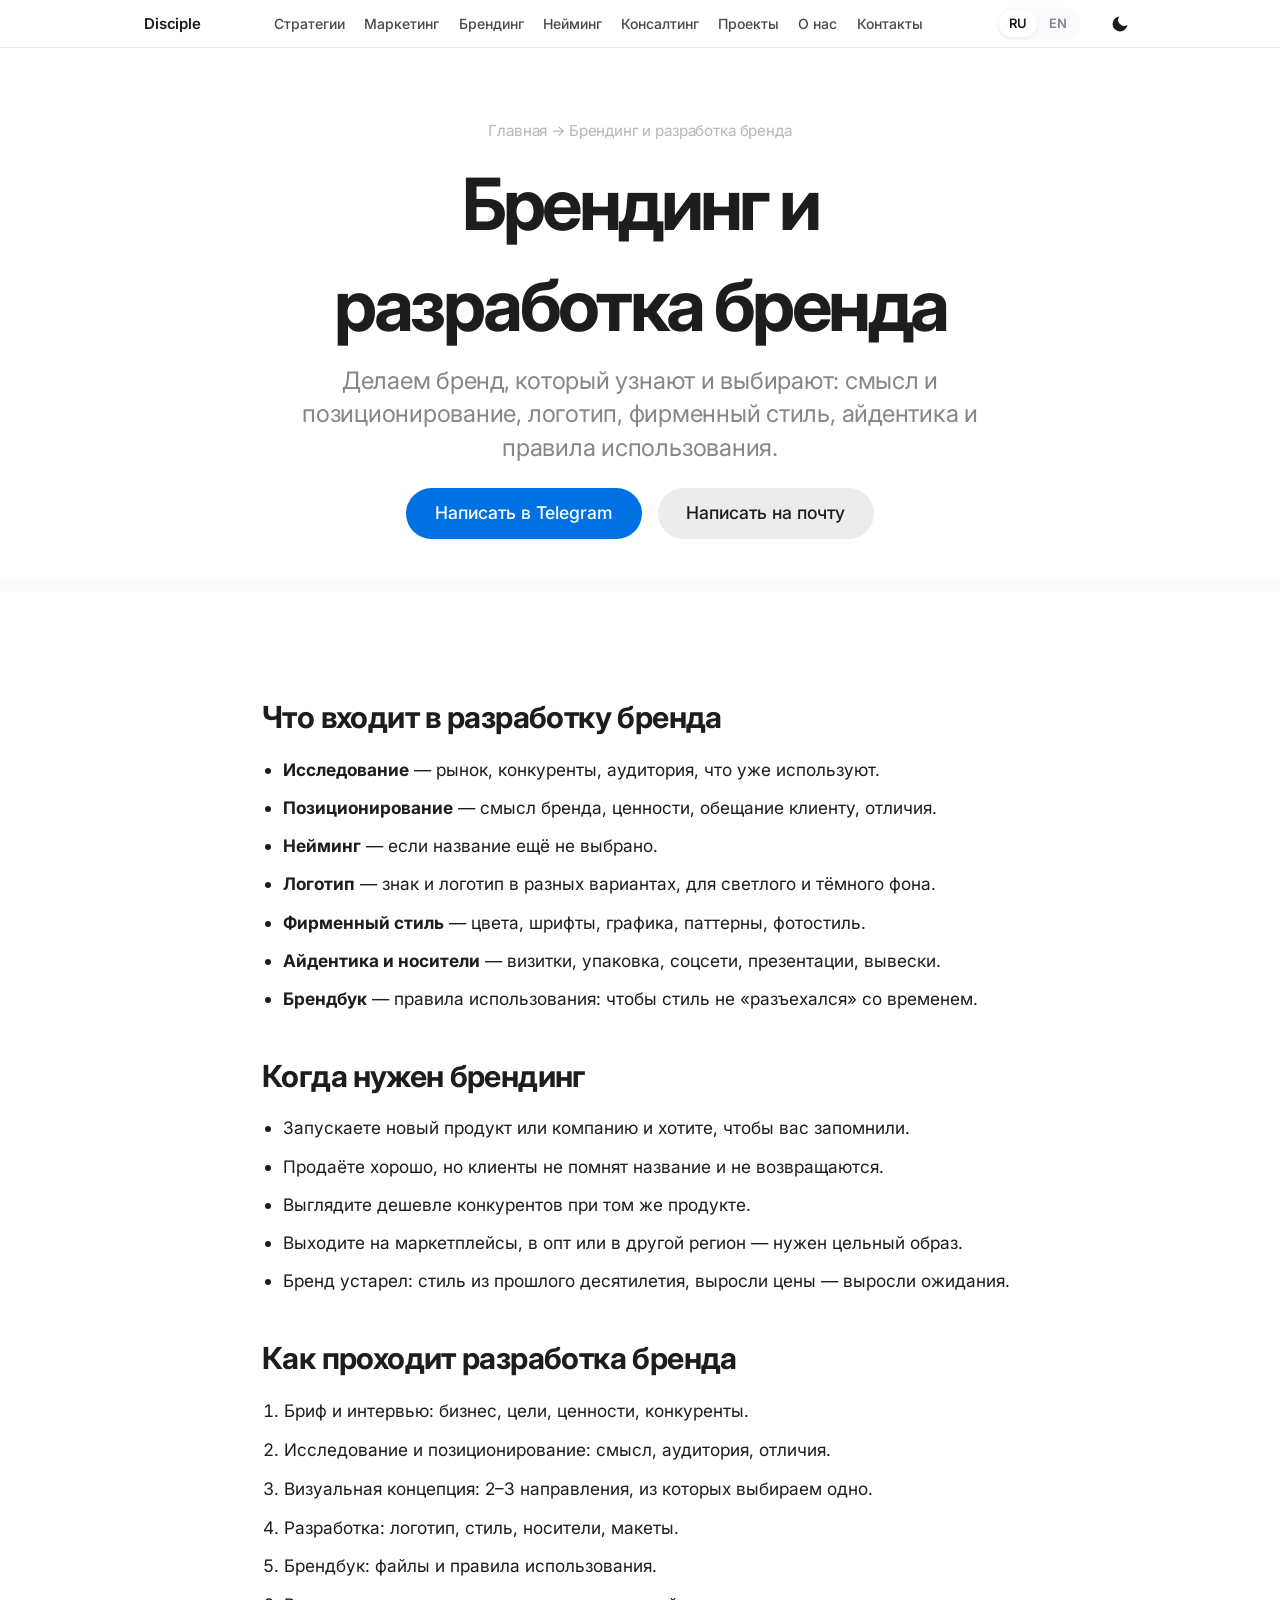
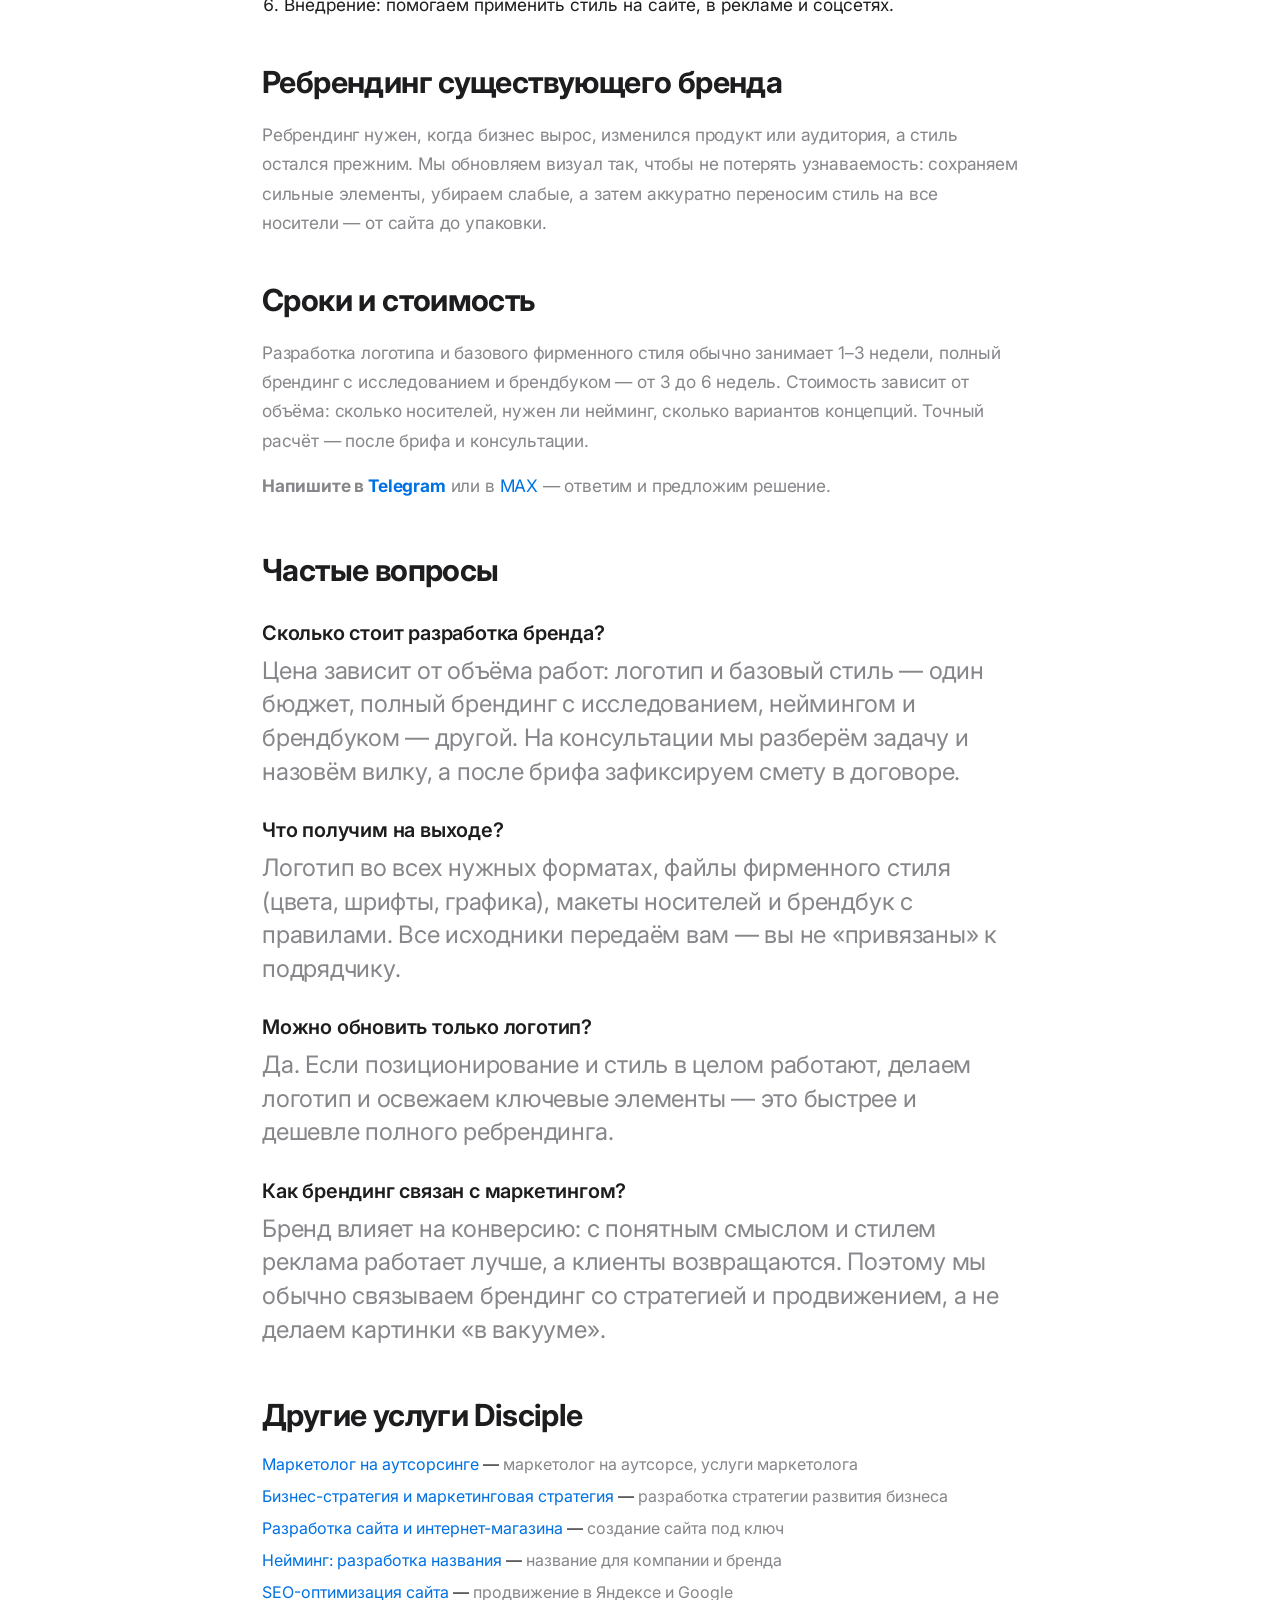
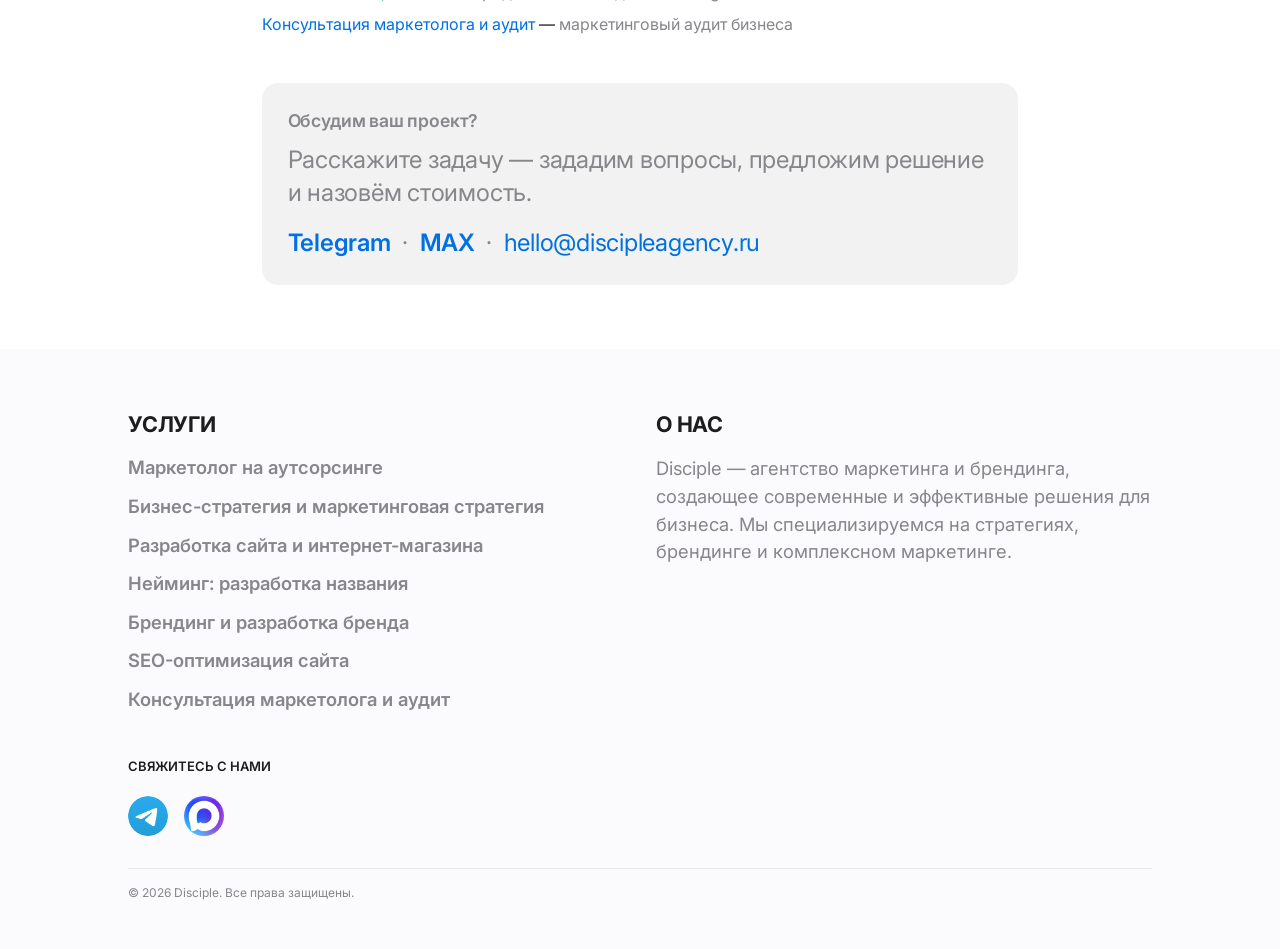
<file: brending.html>
<!DOCTYPE html>
<html lang="ru">
<head>
    <meta charset="UTF-8">
    <meta name="viewport" content="width=device-width, initial-scale=1.0">
    <title>Брендинг и разработка бренда: логотип, фирменный стиль, айдентика | Disciple</title>
    <meta name="description" content="Разработка бренда с нуля и ребрендинг: исследование, позиционирование, логотип, фирменный стиль, айдентика и брендбук. Работаем по всей России." />
    <link rel="canonical" href="https://discipleagency.ru/brending.html" />
    <meta name="robots" content="index, follow, max-image-preview:large" />
    <meta property="og:type" content="website" />
    <meta property="og:site_name" content="Disciple" />
    <meta property="og:locale" content="ru_RU" />
    <meta property="og:title" content="Брендинг и разработка бренда: логотип, фирменный стиль, айдентика | Disciple" />
    <meta property="og:description" content="Разработка бренда с нуля и ребрендинг: исследование, позиционирование, логотип, фирменный стиль, айдентика и брендбук. Работаем по всей России." />
    <meta property="og:url" content="https://discipleagency.ru/brending.html" />
    <meta property="og:image" content="https://discipleagency.ru/public/images/og-disciple.png" />
    <meta name="twitter:card" content="summary_large_image" />
    <link rel="stylesheet" href="styles.css">
    <link href="https://fonts.googleapis.com/css2?family=Inter:wght@400;500;600;700&display=swap" rel="stylesheet">
<!-- Yandex.Metrika counter -->
        <script type="text/javascript">
            (function(m,e,t,r,i,k,a){
                m[i]=m[i]||function(){(m[i].a=m[i].a||[]).push(arguments)};
                m[i].l=1*new Date();
                for (var j = 0; j < document.scripts.length; j++) {if (document.scripts[j].src === r) { return; }}
                    k=e.createElement(t),a=e.getElementsByTagName(t)[0],k.async=1,k.src=r,a.parentNode.insertBefore(k,a)
            })(window, document,'script','https://mc.yandex.ru/metrika/tag.js?id=109116186', 'ym');
            ym(109116186, 'init', {ssr:true, webvisor:true, clickmap:true, ecommerce:"dataLayer", referrer: document.referrer, url: location.href, accurateTrackBounce:true, trackLinks:true});        
        </script>
        <noscript><div><img src="https://mc.yandex.ru/watch/109116186" style="position:absolute; left:-9999px;" alt="" /></div></noscript>
<!-- /Yandex.Metrika counter -->
    <script type="application/ld+json">
{
  "@context": "https://schema.org",
  "@type": "Service",
  "name": "Брендинг и разработка бренда",
  "description": "Разработка бренда: исследование рынка, позиционирование, логотип, фирменный стиль, айдентика, брендбук. Ребрендинг существующих брендов.",
  "serviceType": "Брендинг и разработка бренда",
  "url": "https://discipleagency.ru/brending.html",
  "provider": {
    "@type": "Organization",
    "name": "Disciple",
    "url": "https://discipleagency.ru/",
    "email": "hello@discipleagency.ru"
  },
  "areaServed": [
    {
      "@type": "Country",
      "name": "Россия"
    }
  ]
}
    </script>
    <script type="application/ld+json">
{
  "@context": "https://schema.org",
  "@type": "BreadcrumbList",
  "itemListElement": [
    {
      "@type": "ListItem",
      "position": 1,
      "name": "Главная",
      "item": "https://discipleagency.ru/"
    },
    {
      "@type": "ListItem",
      "position": 2,
      "name": "Брендинг и разработка бренда",
      "item": "https://discipleagency.ru/brending.html"
    }
  ]
}
    </script>
    <script type="application/ld+json">
{
  "@context": "https://schema.org",
  "@type": "FAQPage",
  "mainEntity": [
    {
      "@type": "Question",
      "name": "Сколько стоит разработка бренда?",
      "acceptedAnswer": {
        "@type": "Answer",
        "text": "Цена зависит от объёма работ: логотип и базовый стиль — один бюджет, полный брендинг с исследованием, неймингом и брендбуком — другой. На консультации мы разберём задачу и назовём вилку, а после брифа зафиксируем смету в договоре."
      }
    },
    {
      "@type": "Question",
      "name": "Что получим на выходе?",
      "acceptedAnswer": {
        "@type": "Answer",
        "text": "Логотип во всех нужных форматах, файлы фирменного стиля (цвета, шрифты, графика), макеты носителей и брендбук с правилами. Все исходники передаём вам — вы не «привязаны» к подрядчику."
      }
    },
    {
      "@type": "Question",
      "name": "Можно обновить только логотип?",
      "acceptedAnswer": {
        "@type": "Answer",
        "text": "Да. Если позиционирование и стиль в целом работают, делаем логотип и освежаем ключевые элементы — это быстрее и дешевле полного ребрендинга."
      }
    },
    {
      "@type": "Question",
      "name": "Как брендинг связан с маркетингом?",
      "acceptedAnswer": {
        "@type": "Answer",
        "text": "Бренд влияет на конверсию: с понятным смыслом и стилем реклама работает лучше, а клиенты возвращаются. Поэтому мы обычно связываем брендинг со стратегией и продвижением, а не делаем картинки «в вакууме»."
      }
    }
  ]
}
    </script>
</head>
<body class="fade-in-page">
    <header class="navbar">
        <div class="navbar-container">
            <a href="index.html" class="logo">Disciple</a>
            <nav class="nav-links">
                <a href="index.html#strategies">Стратегии</a>
                <a href="index.html#marketing">Маркетинг</a>
                <a href="index.html#branding">Брендинг</a>
                <a href="index.html#naming">Нейминг</a>
                <a href="index.html#consulting">Консалтинг</a>
                <a href="index.html#projects">Проекты</a>
                <a href="#" >О нас</a>
                <a href="#contact">Контакты</a>
            </nav>
            <div class="header-controls">
                <div class="lang-switch">
                    <a href="index.html" class="active">RU</a>
                    <a href="index-en.html">EN</a>
                </div>
                <button class="theme-toggle" id="themeToggle" aria-label="Переключить тему">
                    <svg class="moon-icon" width="20" height="20" viewBox="0 0 24 24" fill="currentColor"><path d="M21 12.79A9 9 0 1 1 11.21 3 7 7 0 0 0 21 12.79z"></path></svg>
                    <svg class="sun-icon" width="20" height="20" viewBox="0 0 24 24" fill="none" stroke="currentColor" stroke-width="2"><circle cx="12" cy="12" r="5"></circle><line x1="12" y1="1" x2="12" y2="3"></line><line x1="12" y1="21" x2="12" y2="23"></line><line x1="4.22" y1="4.22" x2="5.64" y2="5.64"></line><line x1="18.36" y1="18.36" x2="19.78" y2="19.78"></line><line x1="1" y1="12" x2="3" y2="12"></line><line x1="21" y1="12" x2="23" y2="12"></line><line x1="4.22" y1="19.78" x2="5.64" y2="18.36"></line><line x1="18.36" y1="5.64" x2="19.78" y2="4.22"></line></svg>
                </button>
                <div class="menu-toggle">
                    <span></span><span></span><span></span>
                </div>
            </div>
        </div>
    </header>

    
    <main class="fade-in-content">
        <section class="apple-section title">
            <div class="section-hero">
                <p style="font-size:.95rem;opacity:.6;margin:0 0 .8rem;"><a href="index.html" style="color:inherit;text-decoration:none;">Главная</a> → Брендинг и разработка бренда</p>
                <h1>Брендинг и разработка бренда</h1>
                <p>Делаем бренд, который узнают и выбирают: смысл и позиционирование, логотип, фирменный стиль, айдентика и правила использования.</p>
                <div class="action-buttons">
                    <a class="btn btn-primary" href="https://t.me/natan_anderson" target="_blank" rel="noopener">Написать в Telegram</a>
                    <a class="btn" href="mailto:hello@discipleagency.ru" style="background:rgba(125,125,125,.15);color:var(--text-black);">Написать на почту</a>
                </div>
            </div>
        </section>
        <section class="apple-section static-section">
            <div class="service-text-wrapper" style="max-width:820px;margin:0 auto;padding:1rem 2rem 4rem;text-align:left;">
            <h2 style="font-size:1.9rem;font-weight:700;letter-spacing:-.02em;margin:2.6rem 0 1rem;">Что входит в разработку бренда</h2>
            <ul style="font-size:1.08rem;line-height:1.7;padding-left:1.3rem;margin:0 0 1.2rem;">
                <li style="margin-bottom:.55rem;"><b>Исследование</b> — рынок, конкуренты, аудитория, что уже используют.</li>
                <li style="margin-bottom:.55rem;"><b>Позиционирование</b> — смысл бренда, ценности, обещание клиенту, отличия.</li>
                <li style="margin-bottom:.55rem;"><b>Нейминг</b> — если название ещё не выбрано.</li>
                <li style="margin-bottom:.55rem;"><b>Логотип</b> — знак и логотип в разных вариантах, для светлого и тёмного фона.</li>
                <li style="margin-bottom:.55rem;"><b>Фирменный стиль</b> — цвета, шрифты, графика, паттерны, фотостиль.</li>
                <li style="margin-bottom:.55rem;"><b>Айдентика и носители</b> — визитки, упаковка, соцсети, презентации, вывески.</li>
                <li style="margin-bottom:.55rem;"><b>Брендбук</b> — правила использования: чтобы стиль не «разъехался» со временем.</li>
            </ul>
            <h2 style="font-size:1.9rem;font-weight:700;letter-spacing:-.02em;margin:2.6rem 0 1rem;">Когда нужен брендинг</h2>
            <ul style="font-size:1.08rem;line-height:1.7;padding-left:1.3rem;margin:0 0 1.2rem;">
                <li style="margin-bottom:.55rem;">Запускаете новый продукт или компанию и хотите, чтобы вас запомнили.</li>
                <li style="margin-bottom:.55rem;">Продаёте хорошо, но клиенты не помнят название и не возвращаются.</li>
                <li style="margin-bottom:.55rem;">Выглядите дешевле конкурентов при том же продукте.</li>
                <li style="margin-bottom:.55rem;">Выходите на маркетплейсы, в опт или в другой регион — нужен цельный образ.</li>
                <li style="margin-bottom:.55rem;">Бренд устарел: стиль из прошлого десятилетия, выросли цены — выросли ожидания.</li>
            </ul>
            <h2 style="font-size:1.9rem;font-weight:700;letter-spacing:-.02em;margin:2.6rem 0 1rem;">Как проходит разработка бренда</h2>
            <ol style="font-size:1.08rem;line-height:1.7;padding-left:1.4rem;margin:0 0 1.2rem;">
                <li style="margin-bottom:.6rem;">Бриф и интервью: бизнес, цели, ценности, конкуренты.</li>
                <li style="margin-bottom:.6rem;">Исследование и позиционирование: смысл, аудитория, отличия.</li>
                <li style="margin-bottom:.6rem;">Визуальная концепция: 2–3 направления, из которых выбираем одно.</li>
                <li style="margin-bottom:.6rem;">Разработка: логотип, стиль, носители, макеты.</li>
                <li style="margin-bottom:.6rem;">Брендбук: файлы и правила использования.</li>
                <li style="margin-bottom:.6rem;">Внедрение: помогаем применить стиль на сайте, в рекламе и соцсетях.</li>
            </ol>
            <h2 style="font-size:1.9rem;font-weight:700;letter-spacing:-.02em;margin:2.6rem 0 1rem;">Ребрендинг существующего бренда</h2>
            <p style="font-size:1.08rem;line-height:1.7;margin:0 0 1rem;">Ребрендинг нужен, когда бизнес вырос, изменился продукт или аудитория, а стиль остался прежним. Мы обновляем визуал так, чтобы не потерять узнаваемость: сохраняем сильные элементы, убираем слабые, а затем аккуратно переносим стиль на все носители — от сайта до упаковки.</p>
            <h2 style="font-size:1.9rem;font-weight:700;letter-spacing:-.02em;margin:2.6rem 0 1rem;">Сроки и стоимость</h2>
            <p style="font-size:1.08rem;line-height:1.7;margin:0 0 1rem;">Разработка логотипа и базового фирменного стиля обычно занимает 1–3 недели, полный брендинг с исследованием и брендбуком — от 3 до 6 недель. Стоимость зависит от объёма: сколько носителей, нужен ли нейминг, сколько вариантов концепций. Точный расчёт — после брифа и консультации.</p>
            <p style="font-size:1.08rem;line-height:1.7;margin:0 0 1rem;"><b>Напишите в <a href="https://t.me/natan_anderson" style="color:#0071e3;text-decoration:none;">Telegram</a></b> или в <a href="https://max.ru/u/f9LHodD0cOK2ohU6UWMUIdOQGYH06No6xibVzCJrrPnC4aJIppUf8dnTX9w" style="color:#0071e3;text-decoration:none;">MAX</a> — ответим и предложим решение.</p>
            <h2 style="font-size:1.9rem;font-weight:700;letter-spacing:-.02em;margin:3rem 0 1rem;">Частые вопросы</h2>
            <h3 style="font-size:1.25rem;font-weight:600;margin:1.8rem 0 .5rem;">Сколько стоит разработка бренда?</h3>
            <p style="margin:0 0 .4rem;">Цена зависит от объёма работ: логотип и базовый стиль — один бюджет, полный брендинг с исследованием, неймингом и брендбуком — другой. На консультации мы разберём задачу и назовём вилку, а после брифа зафиксируем смету в договоре.</p>
            <h3 style="font-size:1.25rem;font-weight:600;margin:1.8rem 0 .5rem;">Что получим на выходе?</h3>
            <p style="margin:0 0 .4rem;">Логотип во всех нужных форматах, файлы фирменного стиля (цвета, шрифты, графика), макеты носителей и брендбук с правилами. Все исходники передаём вам — вы не «привязаны» к подрядчику.</p>
            <h3 style="font-size:1.25rem;font-weight:600;margin:1.8rem 0 .5rem;">Можно обновить только логотип?</h3>
            <p style="margin:0 0 .4rem;">Да. Если позиционирование и стиль в целом работают, делаем логотип и освежаем ключевые элементы — это быстрее и дешевле полного ребрендинга.</p>
            <h3 style="font-size:1.25rem;font-weight:600;margin:1.8rem 0 .5rem;">Как брендинг связан с маркетингом?</h3>
            <p style="margin:0 0 .4rem;">Бренд влияет на конверсию: с понятным смыслом и стилем реклама работает лучше, а клиенты возвращаются. Поэтому мы обычно связываем брендинг со стратегией и продвижением, а не делаем картинки «в вакууме».</p>
            <h2 style="font-size:1.9rem;font-weight:700;letter-spacing:-.02em;margin:3rem 0 1rem;">Другие услуги Disciple</h2>
            <ul style="list-style:none;padding:0;margin:0;">
                <li style="margin-bottom:.6rem;"><a href="marketolog.html" style="color:#0071e3;text-decoration:none;">Маркетолог на аутсорсинге</a> — <span style="color:var(--text-gray);">маркетолог на аутсорсе, услуги маркетолога</span></li>
                <li style="margin-bottom:.6rem;"><a href="strategiya.html" style="color:#0071e3;text-decoration:none;">Бизнес-стратегия и маркетинговая стратегия</a> — <span style="color:var(--text-gray);">разработка стратегии развития бизнеса</span></li>
                <li style="margin-bottom:.6rem;"><a href="razrabotka-sajtov.html" style="color:#0071e3;text-decoration:none;">Разработка сайта и интернет-магазина</a> — <span style="color:var(--text-gray);">создание сайта под ключ</span></li>
                <li style="margin-bottom:.6rem;"><a href="nejming.html" style="color:#0071e3;text-decoration:none;">Нейминг: разработка названия</a> — <span style="color:var(--text-gray);">название для компании и бренда</span></li>
                <li style="margin-bottom:.6rem;"><a href="seo.html" style="color:#0071e3;text-decoration:none;">SEO-оптимизация сайта</a> — <span style="color:var(--text-gray);">продвижение в Яндексе и Google</span></li>
                <li style="margin-bottom:.6rem;"><a href="konsalting.html" style="color:#0071e3;text-decoration:none;">Консультация маркетолога и аудит</a> — <span style="color:var(--text-gray);">маркетинговый аудит бизнеса</span></li>
            </ul>

            <div style="margin:3rem 0 0;padding:1.6rem;border-radius:16px;background:rgba(125,125,125,.10);">
                <p style="margin:0 0 .6rem;font-weight:600;font-size:1.1rem;">Обсудим ваш проект?</p>
                <p style="margin:0 0 1rem;">Расскажите задачу — зададим вопросы, предложим решение и назовём стоимость.</p>
                <p style="margin:0;"><a href="https://t.me/natan_anderson" style="color:#0071e3;text-decoration:none;font-weight:600;">Telegram</a>
                &nbsp;·&nbsp; <a href="https://max.ru/u/f9LHodD0cOK2ohU6UWMUIdOQGYH06No6xibVzCJrrPnC4aJIppUf8dnTX9w" style="color:#0071e3;text-decoration:none;font-weight:600;">MAX</a>
                &nbsp;·&nbsp; <a href="mailto:hello@discipleagency.ru" style="color:#0071e3;text-decoration:none;">hello@discipleagency.ru</a></p>
            </div>
            </div>
        </section>
    </main>
<footer id="contact" class="apple-footer">
        <div class="footer-content">
            <div class="footer-col" style="text-align:left;">
                <h4 style="font-size:1.35rem;font-weight:700;letter-spacing:-.01em;margin-bottom:1rem;">УСЛУГИ</h4>
                <p style="margin:0 0 .8rem;"><a href="marketolog.html" style="color:inherit;text-decoration:none;font-size:1.15rem;font-weight:600;line-height:1.4;display:inline-block;">Маркетолог на аутсорсинге</a></p>
                <p style="margin:0 0 .8rem;"><a href="strategiya.html" style="color:inherit;text-decoration:none;font-size:1.15rem;font-weight:600;line-height:1.4;display:inline-block;">Бизнес-стратегия и маркетинговая стратегия</a></p>
                <p style="margin:0 0 .8rem;"><a href="razrabotka-sajtov.html" style="color:inherit;text-decoration:none;font-size:1.15rem;font-weight:600;line-height:1.4;display:inline-block;">Разработка сайта и интернет-магазина</a></p>
                <p style="margin:0 0 .8rem;"><a href="nejming.html" style="color:inherit;text-decoration:none;font-size:1.15rem;font-weight:600;line-height:1.4;display:inline-block;">Нейминг: разработка названия</a></p>
                <p style="margin:0 0 .8rem;"><a href="brending.html" style="color:inherit;text-decoration:none;font-size:1.15rem;font-weight:600;line-height:1.4;display:inline-block;">Брендинг и разработка бренда</a></p>
                <p style="margin:0 0 .8rem;"><a href="seo.html" style="color:inherit;text-decoration:none;font-size:1.15rem;font-weight:600;line-height:1.4;display:inline-block;">SEO-оптимизация сайта</a></p>
                <p style="margin:0 0 .8rem;"><a href="konsalting.html" style="color:inherit;text-decoration:none;font-size:1.15rem;font-weight:600;line-height:1.4;display:inline-block;">Консультация маркетолога и аудит</a></p>
            </div>

            <div id="about" class="footer-col">
                <h4 data-i18n="footer.about_title" style="font-size:1.35rem;font-weight:700;letter-spacing:-.01em;margin-bottom:1rem;">О НАС</h4>
                <p data-i18n="footer.about_text" style="font-size:1.15rem;line-height:1.5;margin:0;">Disciple — агентство маркетинга и брендинга, создающее современные и эффективные решения для бизнеса. Мы специализируемся на стратегиях, брендинге и комплексном маркетинге.</p>
            </div>
            <div id="social" class="footer-col" style="text-align: left;">
                <h4 data-i18n="footer.contact_title">СВЯЖИТЕСЬ С НАМИ</h4>
                <div class="social-links" style="justify-content: flex-start; align-items: flex-start; display: flex; flex-direction: column; gap: 1rem;">

                    <div style="display: flex; gap: 1rem; align-items: center; margin-top: 0.5rem;" class="footer-icons">
                        <a href="https://t.me/natan_anderson" target="_blank" aria-label="Telegram" class="social-icon" style="display:flex; justify-content:center; align-items:center; transition:transform 0.3s; width:40px; height:40px; overflow:hidden; border-radius:50%;"><img src="./public/images/tg.png" alt="Telegram" style="width:100%; height:100%; object-fit:contain;"></a>
                        <a href="https://max.ru/u/f9LHodD0cOK2ohU6UWMUIdOQGYH06No6xibVzCJrrPnC4aJIppUf8dnTX9w" target="_blank" aria-label="MAKS" class="social-icon" style="display:flex; justify-content:center; align-items:center; transition:transform 0.3s; width:40px; height:40px; overflow:hidden; border-radius:50%;"><img src="./public/images/max.png" alt="MAX" style="width:100%; height:100%; object-fit:contain;"></a>
                    </div>
                </div>
            </div>
        </div>
        
<div class="footer-bottom">
            <p data-i18n="footer.copyright">&copy; 2026 Disciple. Все права защищены.</p>
        </div>
    </footer>
    <script src="script.js"></script>
</body>
</html>
</file>
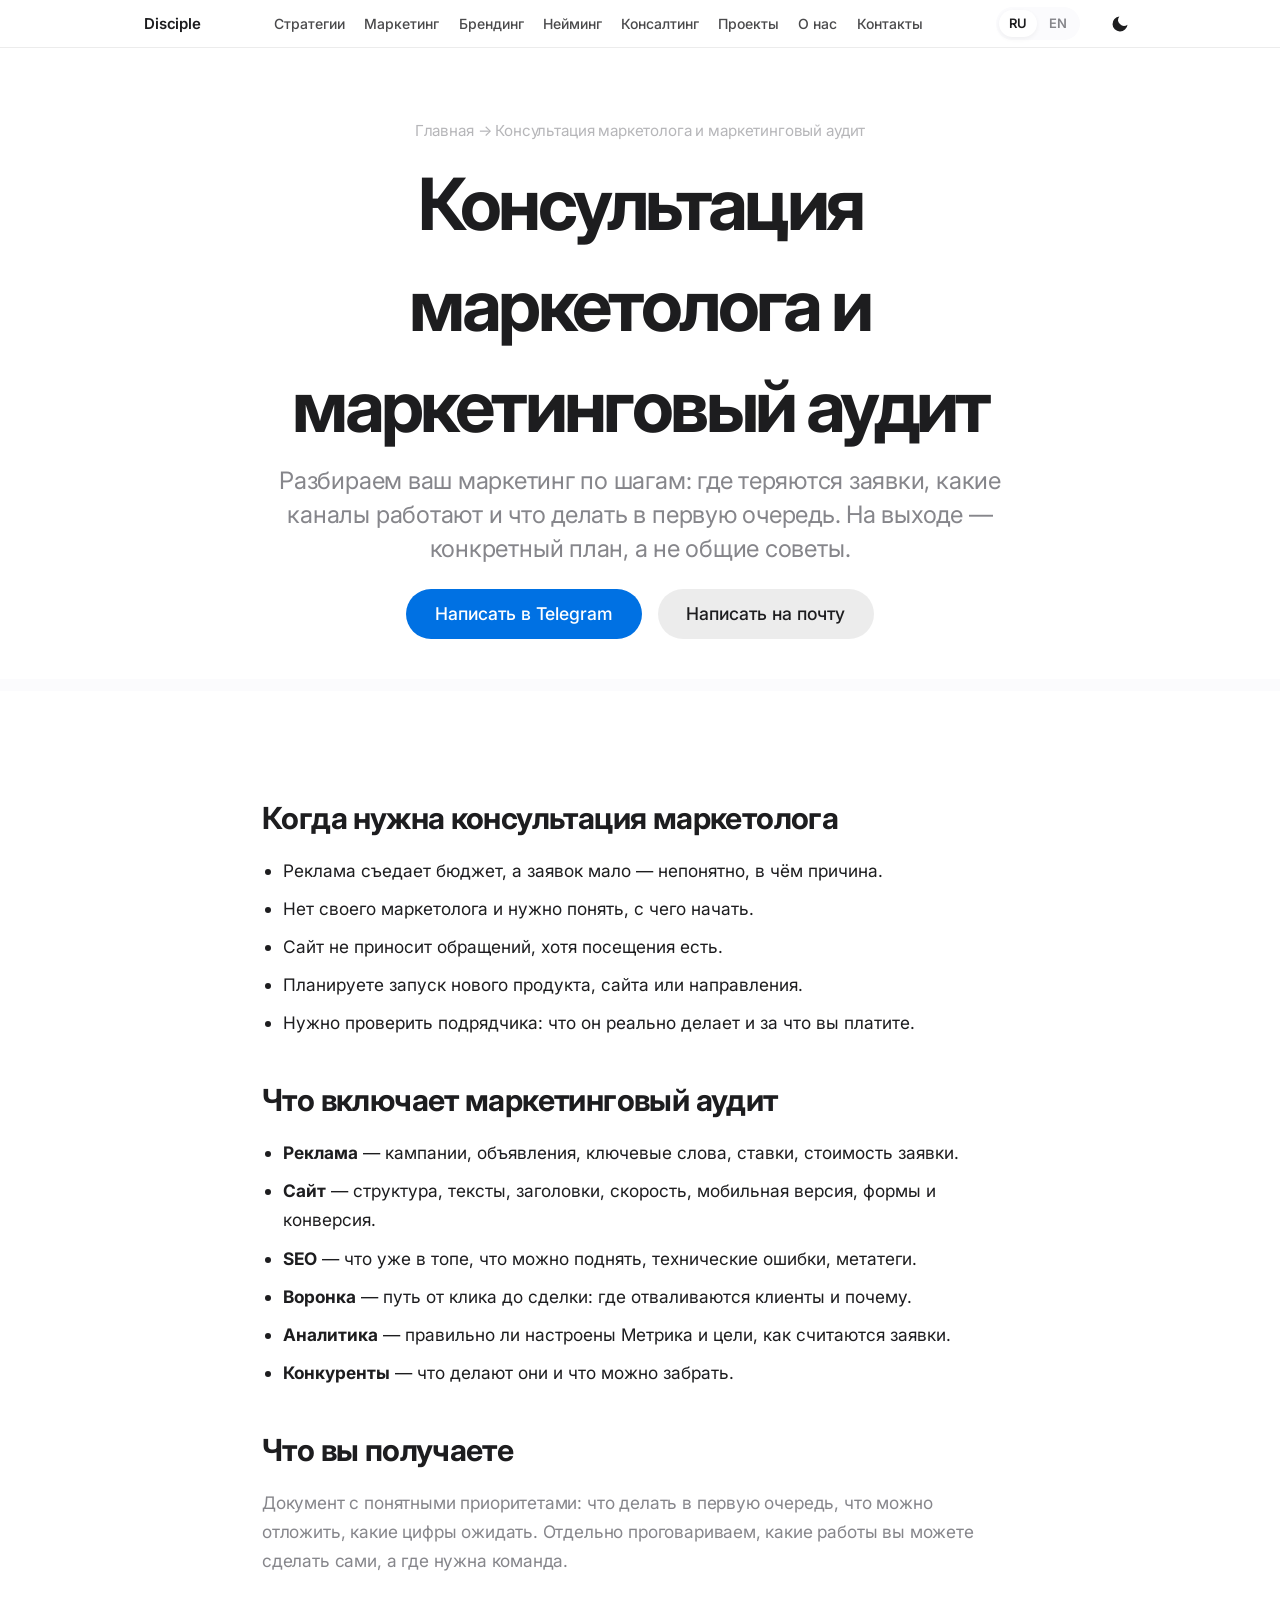
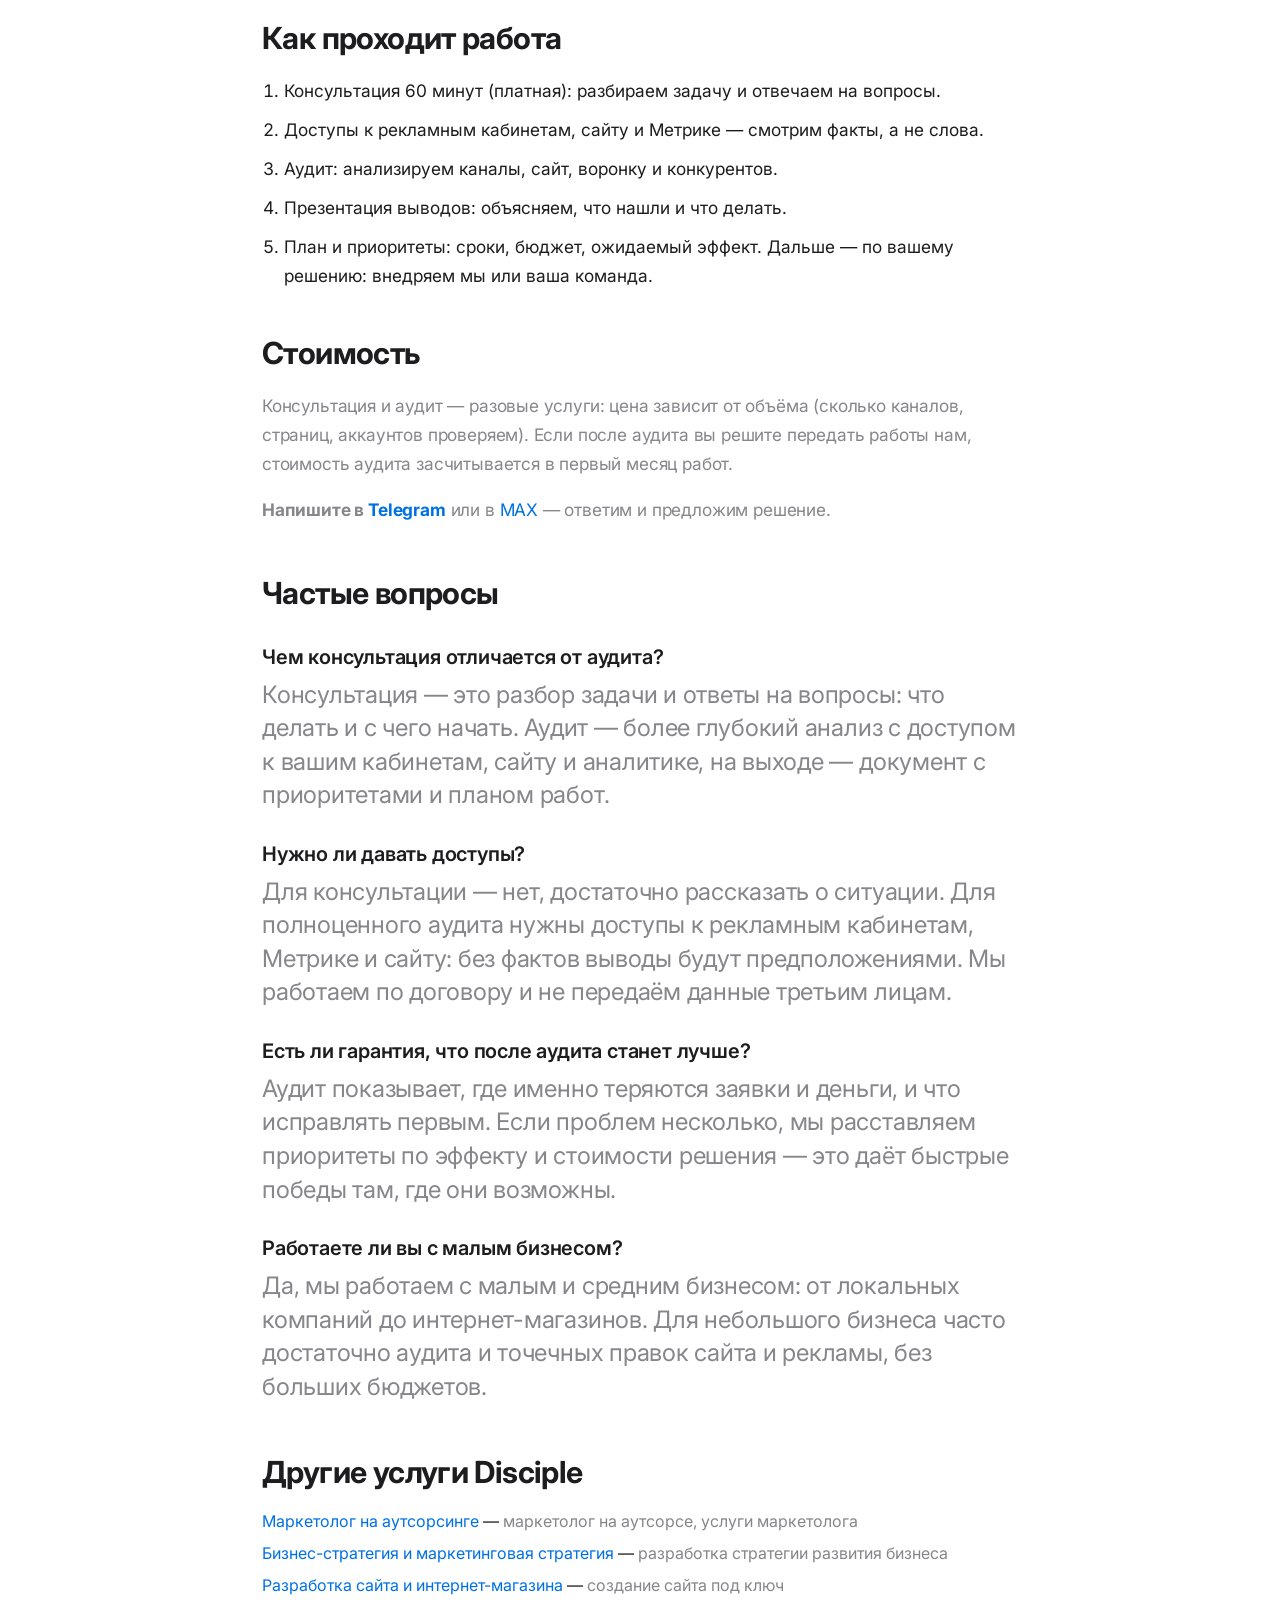
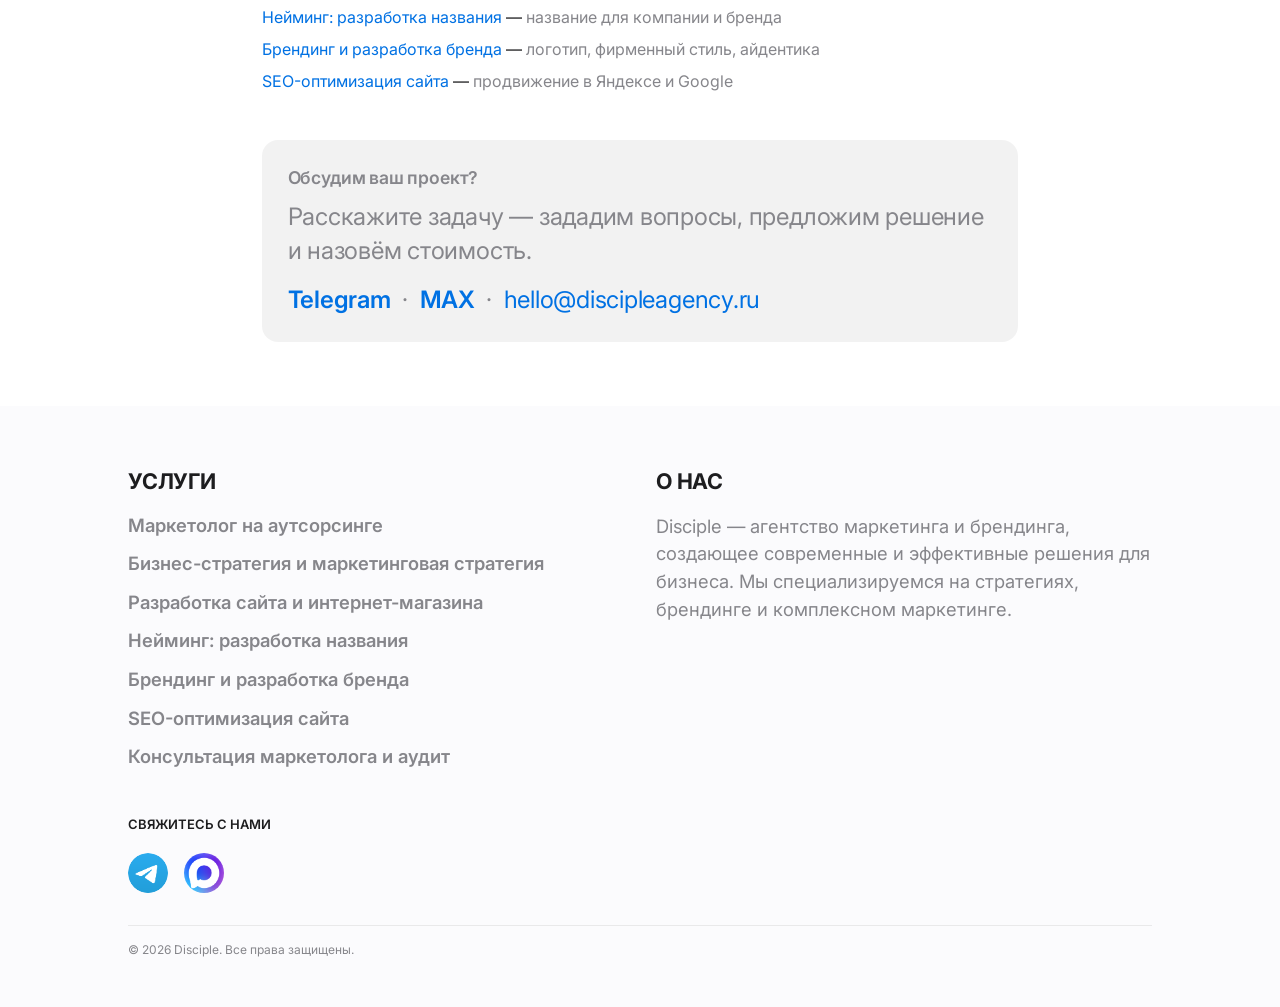
<file: konsalting.html>
<!DOCTYPE html>
<html lang="ru">
<head>
    <meta charset="UTF-8">
    <meta name="viewport" content="width=device-width, initial-scale=1.0">
    <title>Консультация маркетолога и маркетинговый аудит бизнеса — Disciple</title>
    <meta name="description" content="Консультация маркетолога и маркетинговый аудит: разбор рекламы, сайта, воронки и аналитики. План действий с приоритетами. Работаем по всей России." />
    <link rel="canonical" href="https://discipleagency.ru/konsalting.html" />
    <meta name="robots" content="index, follow, max-image-preview:large" />
    <meta property="og:type" content="website" />
    <meta property="og:site_name" content="Disciple" />
    <meta property="og:locale" content="ru_RU" />
    <meta property="og:title" content="Консультация маркетолога и маркетинговый аудит бизнеса — Disciple" />
    <meta property="og:description" content="Консультация маркетолога и маркетинговый аудит: разбор рекламы, сайта, воронки и аналитики. План действий с приоритетами. Работаем по всей России." />
    <meta property="og:url" content="https://discipleagency.ru/konsalting.html" />
    <meta property="og:image" content="https://discipleagency.ru/public/images/og-disciple.png" />
    <meta name="twitter:card" content="summary_large_image" />
    <link rel="stylesheet" href="styles.css">
    <link href="https://fonts.googleapis.com/css2?family=Inter:wght@400;500;600;700&display=swap" rel="stylesheet">
<!-- Yandex.Metrika counter -->
        <script type="text/javascript">
            (function(m,e,t,r,i,k,a){
                m[i]=m[i]||function(){(m[i].a=m[i].a||[]).push(arguments)};
                m[i].l=1*new Date();
                for (var j = 0; j < document.scripts.length; j++) {if (document.scripts[j].src === r) { return; }}
                    k=e.createElement(t),a=e.getElementsByTagName(t)[0],k.async=1,k.src=r,a.parentNode.insertBefore(k,a)
            })(window, document,'script','https://mc.yandex.ru/metrika/tag.js?id=109116186', 'ym');
            ym(109116186, 'init', {ssr:true, webvisor:true, clickmap:true, ecommerce:"dataLayer", referrer: document.referrer, url: location.href, accurateTrackBounce:true, trackLinks:true});        
        </script>
        <noscript><div><img src="https://mc.yandex.ru/watch/109116186" style="position:absolute; left:-9999px;" alt="" /></div></noscript>
<!-- /Yandex.Metrika counter -->
    <script type="application/ld+json">
{
  "@context": "https://schema.org",
  "@type": "Service",
  "name": "Консультация маркетолога и маркетинговый аудит",
  "description": "Консультации по маркетингу и аудит бизнеса: анализ рекламы, сайта, воронки продаж и аналитики, план работ с приоритетами.",
  "serviceType": "Консультация маркетолога и маркетинговый аудит",
  "url": "https://discipleagency.ru/konsalting.html",
  "provider": {
    "@type": "Organization",
    "name": "Disciple",
    "url": "https://discipleagency.ru/",
    "email": "hello@discipleagency.ru"
  },
  "areaServed": [
    {
      "@type": "Country",
      "name": "Россия"
    }
  ]
}
    </script>
    <script type="application/ld+json">
{
  "@context": "https://schema.org",
  "@type": "BreadcrumbList",
  "itemListElement": [
    {
      "@type": "ListItem",
      "position": 1,
      "name": "Главная",
      "item": "https://discipleagency.ru/"
    },
    {
      "@type": "ListItem",
      "position": 2,
      "name": "Консультация маркетолога и маркетинговый аудит",
      "item": "https://discipleagency.ru/konsalting.html"
    }
  ]
}
    </script>
    <script type="application/ld+json">
{
  "@context": "https://schema.org",
  "@type": "FAQPage",
  "mainEntity": [
    {
      "@type": "Question",
      "name": "Чем консультация отличается от аудита?",
      "acceptedAnswer": {
        "@type": "Answer",
        "text": "Консультация — это разбор задачи и ответы на вопросы: что делать и с чего начать. Аудит — более глубокий анализ с доступом к вашим кабинетам, сайту и аналитике, на выходе — документ с приоритетами и планом работ."
      }
    },
    {
      "@type": "Question",
      "name": "Нужно ли давать доступы?",
      "acceptedAnswer": {
        "@type": "Answer",
        "text": "Для консультации — нет, достаточно рассказать о ситуации. Для полноценного аудита нужны доступы к рекламным кабинетам, Метрике и сайту: без фактов выводы будут предположениями. Мы работаем по договору и не передаём данные третьим лицам."
      }
    },
    {
      "@type": "Question",
      "name": "Есть ли гарантия, что после аудита станет лучше?",
      "acceptedAnswer": {
        "@type": "Answer",
        "text": "Аудит показывает, где именно теряются заявки и деньги, и что исправлять первым. Если проблем несколько, мы расставляем приоритеты по эффекту и стоимости решения — это даёт быстрые победы там, где они возможны."
      }
    },
    {
      "@type": "Question",
      "name": "Работаете ли вы с малым бизнесом?",
      "acceptedAnswer": {
        "@type": "Answer",
        "text": "Да, мы работаем с малым и средним бизнесом: от локальных компаний до интернет-магазинов. Для небольшого бизнеса часто достаточно аудита и точечных правок сайта и рекламы, без больших бюджетов."
      }
    }
  ]
}
    </script>
</head>
<body class="fade-in-page">
    <header class="navbar">
        <div class="navbar-container">
            <a href="index.html" class="logo">Disciple</a>
            <nav class="nav-links">
                <a href="index.html#strategies">Стратегии</a>
                <a href="index.html#marketing">Маркетинг</a>
                <a href="index.html#branding">Брендинг</a>
                <a href="index.html#naming">Нейминг</a>
                <a href="index.html#consulting">Консалтинг</a>
                <a href="index.html#projects">Проекты</a>
                <a href="#" >О нас</a>
                <a href="#contact">Контакты</a>
            </nav>
            <div class="header-controls">
                <div class="lang-switch">
                    <a href="index.html" class="active">RU</a>
                    <a href="index-en.html">EN</a>
                </div>
                <button class="theme-toggle" id="themeToggle" aria-label="Переключить тему">
                    <svg class="moon-icon" width="20" height="20" viewBox="0 0 24 24" fill="currentColor"><path d="M21 12.79A9 9 0 1 1 11.21 3 7 7 0 0 0 21 12.79z"></path></svg>
                    <svg class="sun-icon" width="20" height="20" viewBox="0 0 24 24" fill="none" stroke="currentColor" stroke-width="2"><circle cx="12" cy="12" r="5"></circle><line x1="12" y1="1" x2="12" y2="3"></line><line x1="12" y1="21" x2="12" y2="23"></line><line x1="4.22" y1="4.22" x2="5.64" y2="5.64"></line><line x1="18.36" y1="18.36" x2="19.78" y2="19.78"></line><line x1="1" y1="12" x2="3" y2="12"></line><line x1="21" y1="12" x2="23" y2="12"></line><line x1="4.22" y1="19.78" x2="5.64" y2="18.36"></line><line x1="18.36" y1="5.64" x2="19.78" y2="4.22"></line></svg>
                </button>
                <div class="menu-toggle">
                    <span></span><span></span><span></span>
                </div>
            </div>
        </div>
    </header>

    
    <main class="fade-in-content">
        <section class="apple-section title">
            <div class="section-hero">
                <p style="font-size:.95rem;opacity:.6;margin:0 0 .8rem;"><a href="index.html" style="color:inherit;text-decoration:none;">Главная</a> → Консультация маркетолога и маркетинговый аудит</p>
                <h1>Консультация маркетолога и маркетинговый аудит</h1>
                <p>Разбираем ваш маркетинг по шагам: где теряются заявки, какие каналы работают и что делать в первую очередь. На выходе — конкретный план, а не общие советы.</p>
                <div class="action-buttons">
                    <a class="btn btn-primary" href="https://t.me/natan_anderson" target="_blank" rel="noopener">Написать в Telegram</a>
                    <a class="btn" href="mailto:hello@discipleagency.ru" style="background:rgba(125,125,125,.15);color:var(--text-black);">Написать на почту</a>
                </div>
            </div>
        </section>
        <section class="apple-section static-section">
            <div class="service-text-wrapper" style="max-width:820px;margin:0 auto;padding:1rem 2rem 4rem;text-align:left;">
            <h2 style="font-size:1.9rem;font-weight:700;letter-spacing:-.02em;margin:2.6rem 0 1rem;">Когда нужна консультация маркетолога</h2>
            <ul style="font-size:1.08rem;line-height:1.7;padding-left:1.3rem;margin:0 0 1.2rem;">
                <li style="margin-bottom:.55rem;">Реклама съедает бюджет, а заявок мало — непонятно, в чём причина.</li>
                <li style="margin-bottom:.55rem;">Нет своего маркетолога и нужно понять, с чего начать.</li>
                <li style="margin-bottom:.55rem;">Сайт не приносит обращений, хотя посещения есть.</li>
                <li style="margin-bottom:.55rem;">Планируете запуск нового продукта, сайта или направления.</li>
                <li style="margin-bottom:.55rem;">Нужно проверить подрядчика: что он реально делает и за что вы платите.</li>
            </ul>
            <h2 style="font-size:1.9rem;font-weight:700;letter-spacing:-.02em;margin:2.6rem 0 1rem;">Что включает маркетинговый аудит</h2>
            <ul style="font-size:1.08rem;line-height:1.7;padding-left:1.3rem;margin:0 0 1.2rem;">
                <li style="margin-bottom:.55rem;"><b>Реклама</b> — кампании, объявления, ключевые слова, ставки, стоимость заявки.</li>
                <li style="margin-bottom:.55rem;"><b>Сайт</b> — структура, тексты, заголовки, скорость, мобильная версия, формы и конверсия.</li>
                <li style="margin-bottom:.55rem;"><b>SEO</b> — что уже в топе, что можно поднять, технические ошибки, метатеги.</li>
                <li style="margin-bottom:.55rem;"><b>Воронка</b> — путь от клика до сделки: где отваливаются клиенты и почему.</li>
                <li style="margin-bottom:.55rem;"><b>Аналитика</b> — правильно ли настроены Метрика и цели, как считаются заявки.</li>
                <li style="margin-bottom:.55rem;"><b>Конкуренты</b> — что делают они и что можно забрать.</li>
            </ul>
            <h2 style="font-size:1.9rem;font-weight:700;letter-spacing:-.02em;margin:2.6rem 0 1rem;">Что вы получаете</h2>
            <p style="font-size:1.08rem;line-height:1.7;margin:0 0 1rem;">Документ с понятными приоритетами: что делать в первую очередь, что можно отложить, какие цифры ожидать. Отдельно проговариваем, какие работы вы можете сделать сами, а где нужна команда.</p>
            <h2 style="font-size:1.9rem;font-weight:700;letter-spacing:-.02em;margin:2.6rem 0 1rem;">Как проходит работа</h2>
            <ol style="font-size:1.08rem;line-height:1.7;padding-left:1.4rem;margin:0 0 1.2rem;">
                <li style="margin-bottom:.6rem;">Консультация 60 минут (платная): разбираем задачу и отвечаем на вопросы.</li>
                <li style="margin-bottom:.6rem;">Доступы к рекламным кабинетам, сайту и Метрике — смотрим факты, а не слова.</li>
                <li style="margin-bottom:.6rem;">Аудит: анализируем каналы, сайт, воронку и конкурентов.</li>
                <li style="margin-bottom:.6rem;">Презентация выводов: объясняем, что нашли и что делать.</li>
                <li style="margin-bottom:.6rem;">План и приоритеты: сроки, бюджет, ожидаемый эффект. Дальше — по вашему решению: внедряем мы или ваша команда.</li>
            </ol>
            <h2 style="font-size:1.9rem;font-weight:700;letter-spacing:-.02em;margin:2.6rem 0 1rem;">Стоимость</h2>
            <p style="font-size:1.08rem;line-height:1.7;margin:0 0 1rem;">Консультация и аудит — разовые услуги: цена зависит от объёма (сколько каналов, страниц, аккаунтов проверяем). Если после аудита вы решите передать работы нам, стоимость аудита засчитывается в первый месяц работ.</p>
            <p style="font-size:1.08rem;line-height:1.7;margin:0 0 1rem;"><b>Напишите в <a href="https://t.me/natan_anderson" style="color:#0071e3;text-decoration:none;">Telegram</a></b> или в <a href="https://max.ru/u/f9LHodD0cOK2ohU6UWMUIdOQGYH06No6xibVzCJrrPnC4aJIppUf8dnTX9w" style="color:#0071e3;text-decoration:none;">MAX</a> — ответим и предложим решение.</p>
            <h2 style="font-size:1.9rem;font-weight:700;letter-spacing:-.02em;margin:3rem 0 1rem;">Частые вопросы</h2>
            <h3 style="font-size:1.25rem;font-weight:600;margin:1.8rem 0 .5rem;">Чем консультация отличается от аудита?</h3>
            <p style="margin:0 0 .4rem;">Консультация — это разбор задачи и ответы на вопросы: что делать и с чего начать. Аудит — более глубокий анализ с доступом к вашим кабинетам, сайту и аналитике, на выходе — документ с приоритетами и планом работ.</p>
            <h3 style="font-size:1.25rem;font-weight:600;margin:1.8rem 0 .5rem;">Нужно ли давать доступы?</h3>
            <p style="margin:0 0 .4rem;">Для консультации — нет, достаточно рассказать о ситуации. Для полноценного аудита нужны доступы к рекламным кабинетам, Метрике и сайту: без фактов выводы будут предположениями. Мы работаем по договору и не передаём данные третьим лицам.</p>
            <h3 style="font-size:1.25rem;font-weight:600;margin:1.8rem 0 .5rem;">Есть ли гарантия, что после аудита станет лучше?</h3>
            <p style="margin:0 0 .4rem;">Аудит показывает, где именно теряются заявки и деньги, и что исправлять первым. Если проблем несколько, мы расставляем приоритеты по эффекту и стоимости решения — это даёт быстрые победы там, где они возможны.</p>
            <h3 style="font-size:1.25rem;font-weight:600;margin:1.8rem 0 .5rem;">Работаете ли вы с малым бизнесом?</h3>
            <p style="margin:0 0 .4rem;">Да, мы работаем с малым и средним бизнесом: от локальных компаний до интернет-магазинов. Для небольшого бизнеса часто достаточно аудита и точечных правок сайта и рекламы, без больших бюджетов.</p>
            <h2 style="font-size:1.9rem;font-weight:700;letter-spacing:-.02em;margin:3rem 0 1rem;">Другие услуги Disciple</h2>
            <ul style="list-style:none;padding:0;margin:0;">
                <li style="margin-bottom:.6rem;"><a href="marketolog.html" style="color:#0071e3;text-decoration:none;">Маркетолог на аутсорсинге</a> — <span style="color:var(--text-gray);">маркетолог на аутсорсе, услуги маркетолога</span></li>
                <li style="margin-bottom:.6rem;"><a href="strategiya.html" style="color:#0071e3;text-decoration:none;">Бизнес-стратегия и маркетинговая стратегия</a> — <span style="color:var(--text-gray);">разработка стратегии развития бизнеса</span></li>
                <li style="margin-bottom:.6rem;"><a href="razrabotka-sajtov.html" style="color:#0071e3;text-decoration:none;">Разработка сайта и интернет-магазина</a> — <span style="color:var(--text-gray);">создание сайта под ключ</span></li>
                <li style="margin-bottom:.6rem;"><a href="nejming.html" style="color:#0071e3;text-decoration:none;">Нейминг: разработка названия</a> — <span style="color:var(--text-gray);">название для компании и бренда</span></li>
                <li style="margin-bottom:.6rem;"><a href="brending.html" style="color:#0071e3;text-decoration:none;">Брендинг и разработка бренда</a> — <span style="color:var(--text-gray);">логотип, фирменный стиль, айдентика</span></li>
                <li style="margin-bottom:.6rem;"><a href="seo.html" style="color:#0071e3;text-decoration:none;">SEO-оптимизация сайта</a> — <span style="color:var(--text-gray);">продвижение в Яндексе и Google</span></li>
            </ul>

            <div style="margin:3rem 0 0;padding:1.6rem;border-radius:16px;background:rgba(125,125,125,.10);">
                <p style="margin:0 0 .6rem;font-weight:600;font-size:1.1rem;">Обсудим ваш проект?</p>
                <p style="margin:0 0 1rem;">Расскажите задачу — зададим вопросы, предложим решение и назовём стоимость.</p>
                <p style="margin:0;"><a href="https://t.me/natan_anderson" style="color:#0071e3;text-decoration:none;font-weight:600;">Telegram</a>
                &nbsp;·&nbsp; <a href="https://max.ru/u/f9LHodD0cOK2ohU6UWMUIdOQGYH06No6xibVzCJrrPnC4aJIppUf8dnTX9w" style="color:#0071e3;text-decoration:none;font-weight:600;">MAX</a>
                &nbsp;·&nbsp; <a href="mailto:hello@discipleagency.ru" style="color:#0071e3;text-decoration:none;">hello@discipleagency.ru</a></p>
            </div>
            </div>
        </section>
    </main>
<footer id="contact" class="apple-footer">
        <div class="footer-content">
            <div class="footer-col" style="text-align:left;">
                <h4 style="font-size:1.35rem;font-weight:700;letter-spacing:-.01em;margin-bottom:1rem;">УСЛУГИ</h4>
                <p style="margin:0 0 .8rem;"><a href="marketolog.html" style="color:inherit;text-decoration:none;font-size:1.15rem;font-weight:600;line-height:1.4;display:inline-block;">Маркетолог на аутсорсинге</a></p>
                <p style="margin:0 0 .8rem;"><a href="strategiya.html" style="color:inherit;text-decoration:none;font-size:1.15rem;font-weight:600;line-height:1.4;display:inline-block;">Бизнес-стратегия и маркетинговая стратегия</a></p>
                <p style="margin:0 0 .8rem;"><a href="razrabotka-sajtov.html" style="color:inherit;text-decoration:none;font-size:1.15rem;font-weight:600;line-height:1.4;display:inline-block;">Разработка сайта и интернет-магазина</a></p>
                <p style="margin:0 0 .8rem;"><a href="nejming.html" style="color:inherit;text-decoration:none;font-size:1.15rem;font-weight:600;line-height:1.4;display:inline-block;">Нейминг: разработка названия</a></p>
                <p style="margin:0 0 .8rem;"><a href="brending.html" style="color:inherit;text-decoration:none;font-size:1.15rem;font-weight:600;line-height:1.4;display:inline-block;">Брендинг и разработка бренда</a></p>
                <p style="margin:0 0 .8rem;"><a href="seo.html" style="color:inherit;text-decoration:none;font-size:1.15rem;font-weight:600;line-height:1.4;display:inline-block;">SEO-оптимизация сайта</a></p>
                <p style="margin:0 0 .8rem;"><a href="konsalting.html" style="color:inherit;text-decoration:none;font-size:1.15rem;font-weight:600;line-height:1.4;display:inline-block;">Консультация маркетолога и аудит</a></p>
            </div>

            <div id="about" class="footer-col">
                <h4 data-i18n="footer.about_title" style="font-size:1.35rem;font-weight:700;letter-spacing:-.01em;margin-bottom:1rem;">О НАС</h4>
                <p data-i18n="footer.about_text" style="font-size:1.15rem;line-height:1.5;margin:0;">Disciple — агентство маркетинга и брендинга, создающее современные и эффективные решения для бизнеса. Мы специализируемся на стратегиях, брендинге и комплексном маркетинге.</p>
            </div>
            <div id="social" class="footer-col" style="text-align: left;">
                <h4 data-i18n="footer.contact_title">СВЯЖИТЕСЬ С НАМИ</h4>
                <div class="social-links" style="justify-content: flex-start; align-items: flex-start; display: flex; flex-direction: column; gap: 1rem;">

                    <div style="display: flex; gap: 1rem; align-items: center; margin-top: 0.5rem;" class="footer-icons">
                        <a href="https://t.me/natan_anderson" target="_blank" aria-label="Telegram" class="social-icon" style="display:flex; justify-content:center; align-items:center; transition:transform 0.3s; width:40px; height:40px; overflow:hidden; border-radius:50%;"><img src="./public/images/tg.png" alt="Telegram" style="width:100%; height:100%; object-fit:contain;"></a>
                        <a href="https://max.ru/u/f9LHodD0cOK2ohU6UWMUIdOQGYH06No6xibVzCJrrPnC4aJIppUf8dnTX9w" target="_blank" aria-label="MAKS" class="social-icon" style="display:flex; justify-content:center; align-items:center; transition:transform 0.3s; width:40px; height:40px; overflow:hidden; border-radius:50%;"><img src="./public/images/max.png" alt="MAX" style="width:100%; height:100%; object-fit:contain;"></a>
                    </div>
                </div>
            </div>
        </div>
        
<div class="footer-bottom">
            <p data-i18n="footer.copyright">&copy; 2026 Disciple. Все права защищены.</p>
        </div>
    </footer>
    <script src="script.js"></script>
</body>
</html>
</file>
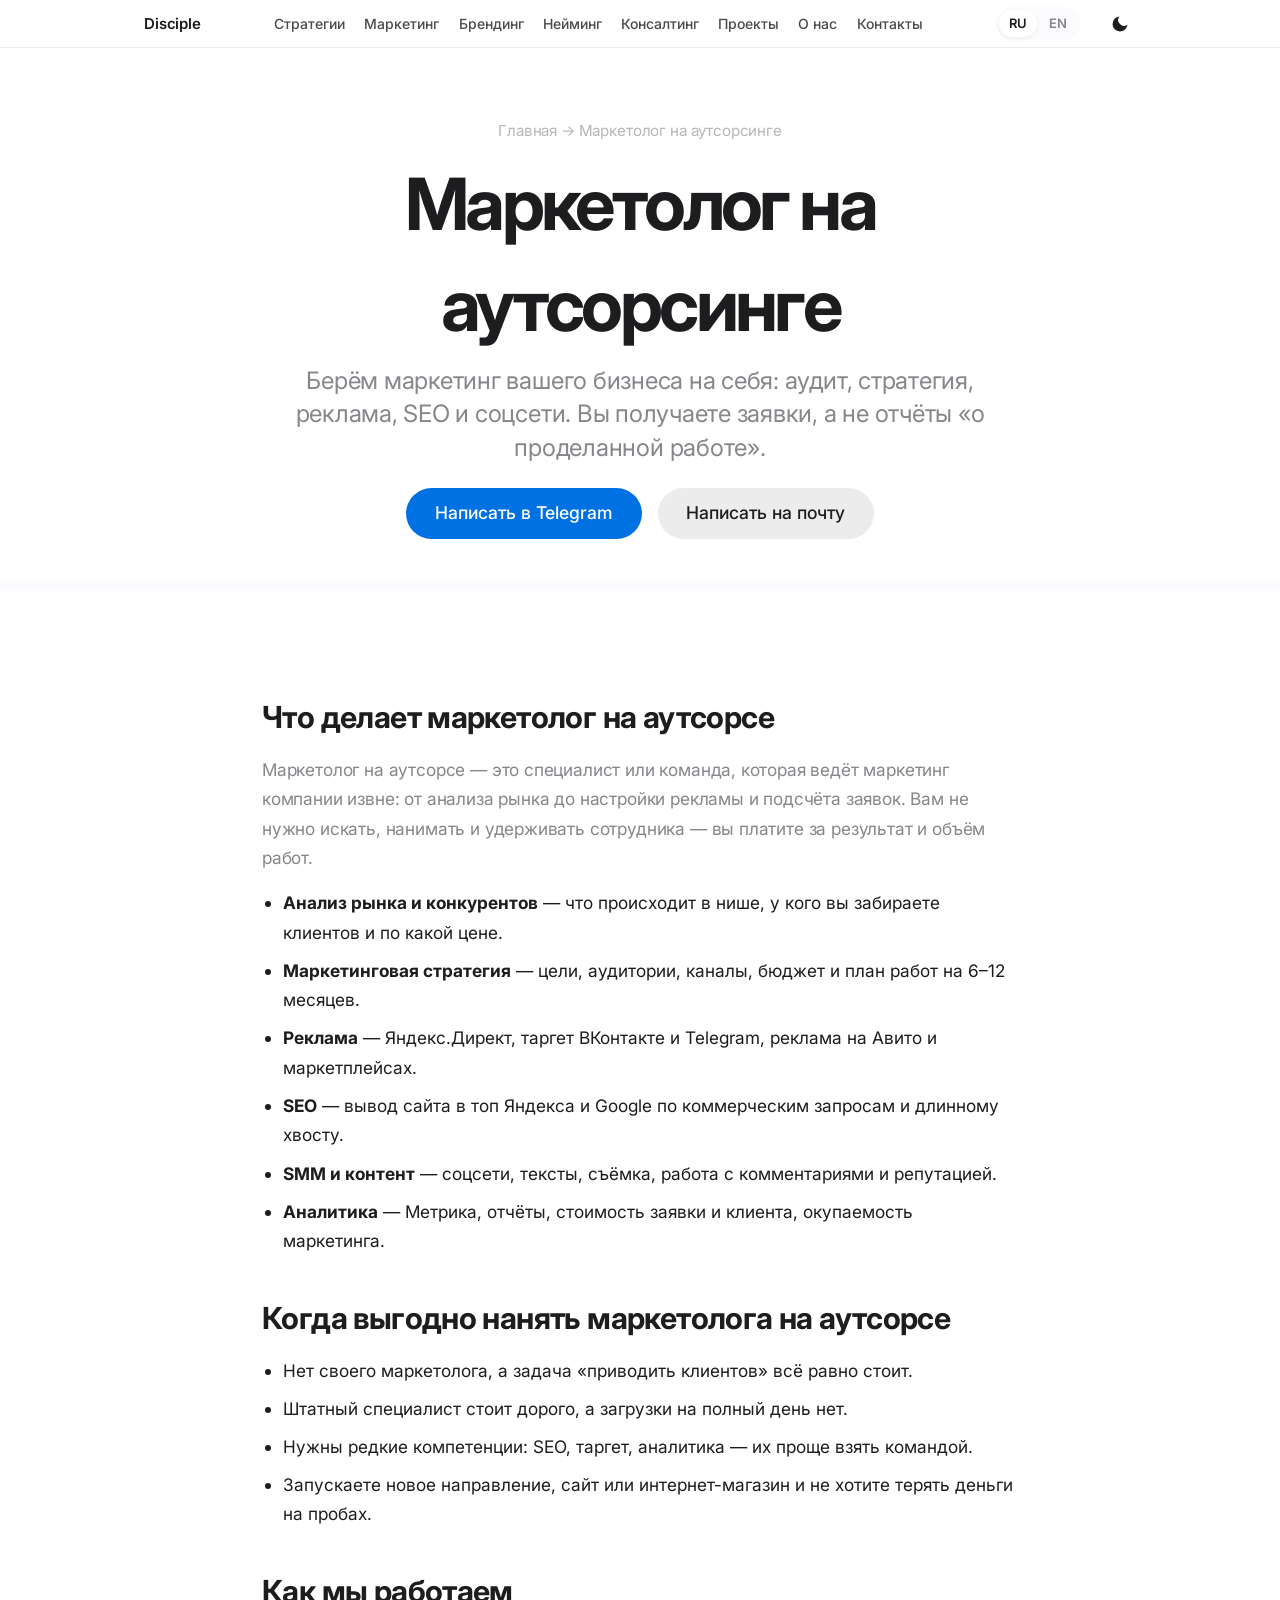
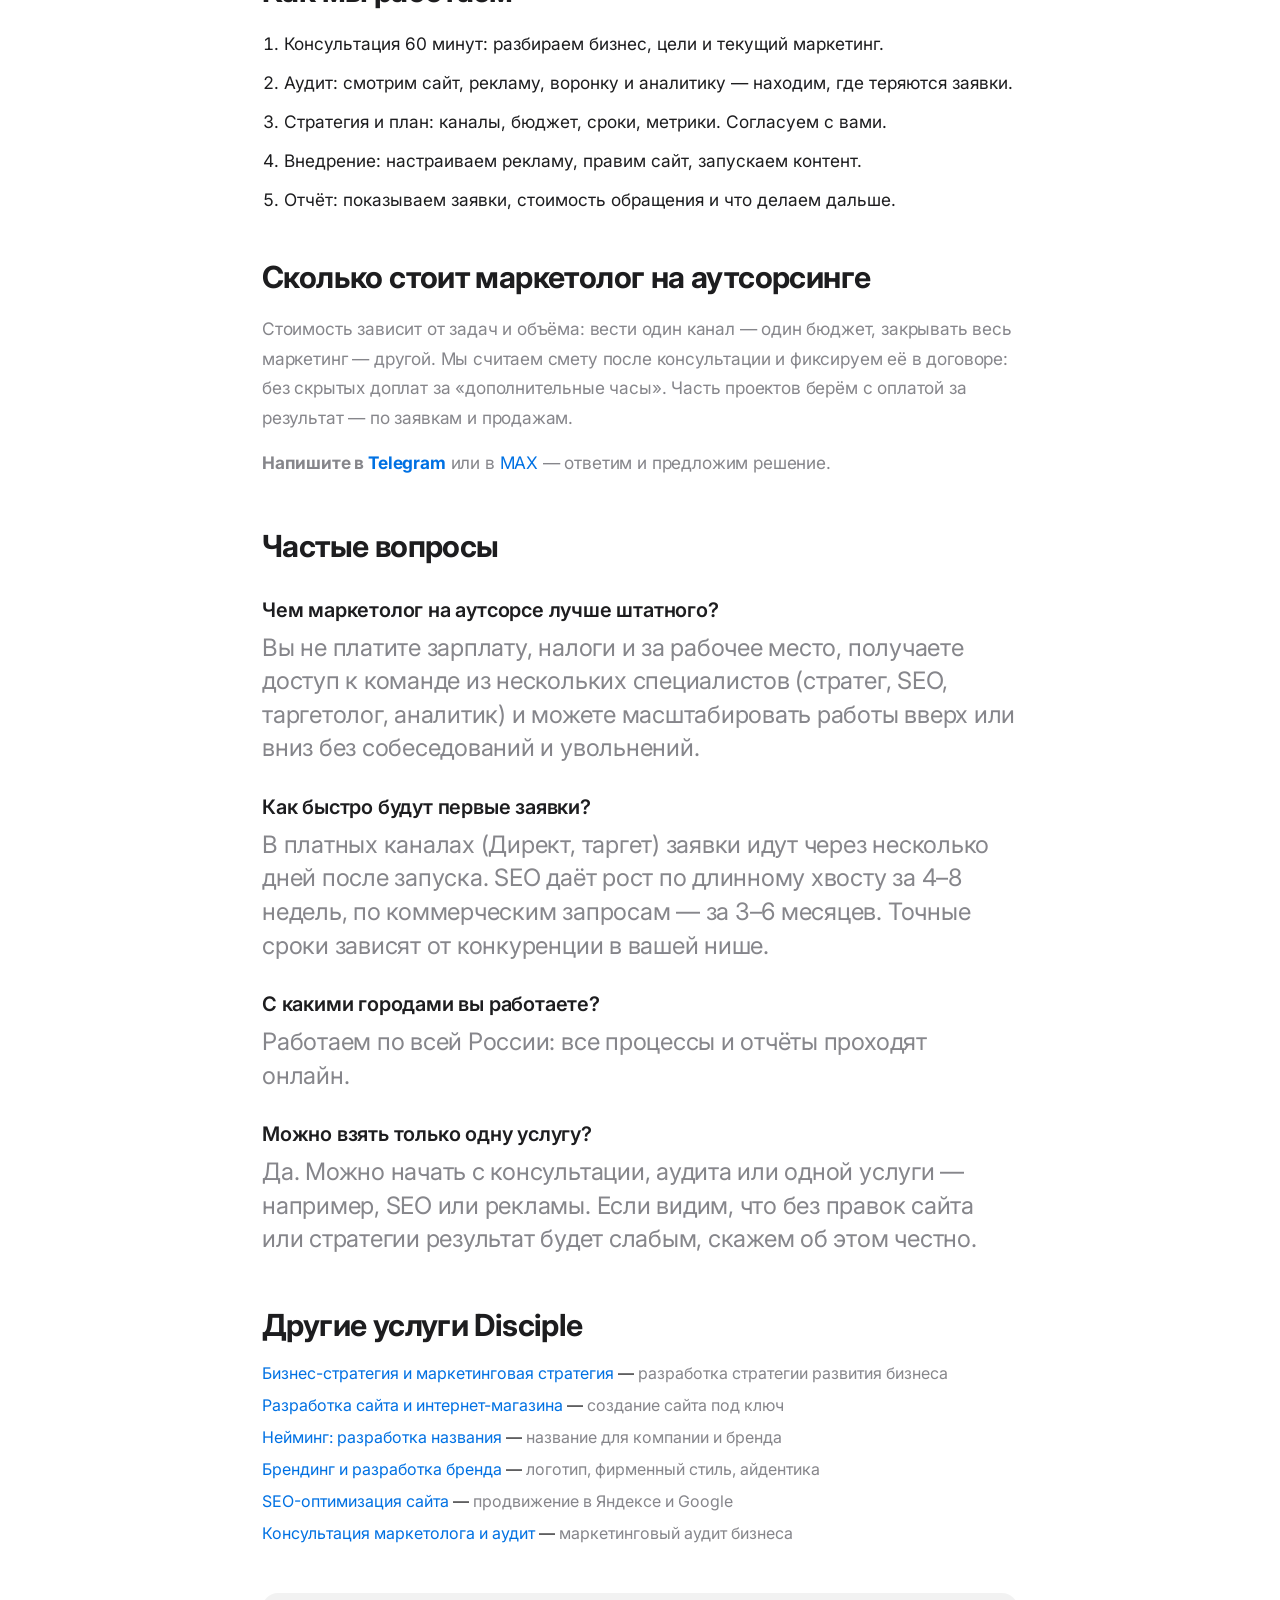
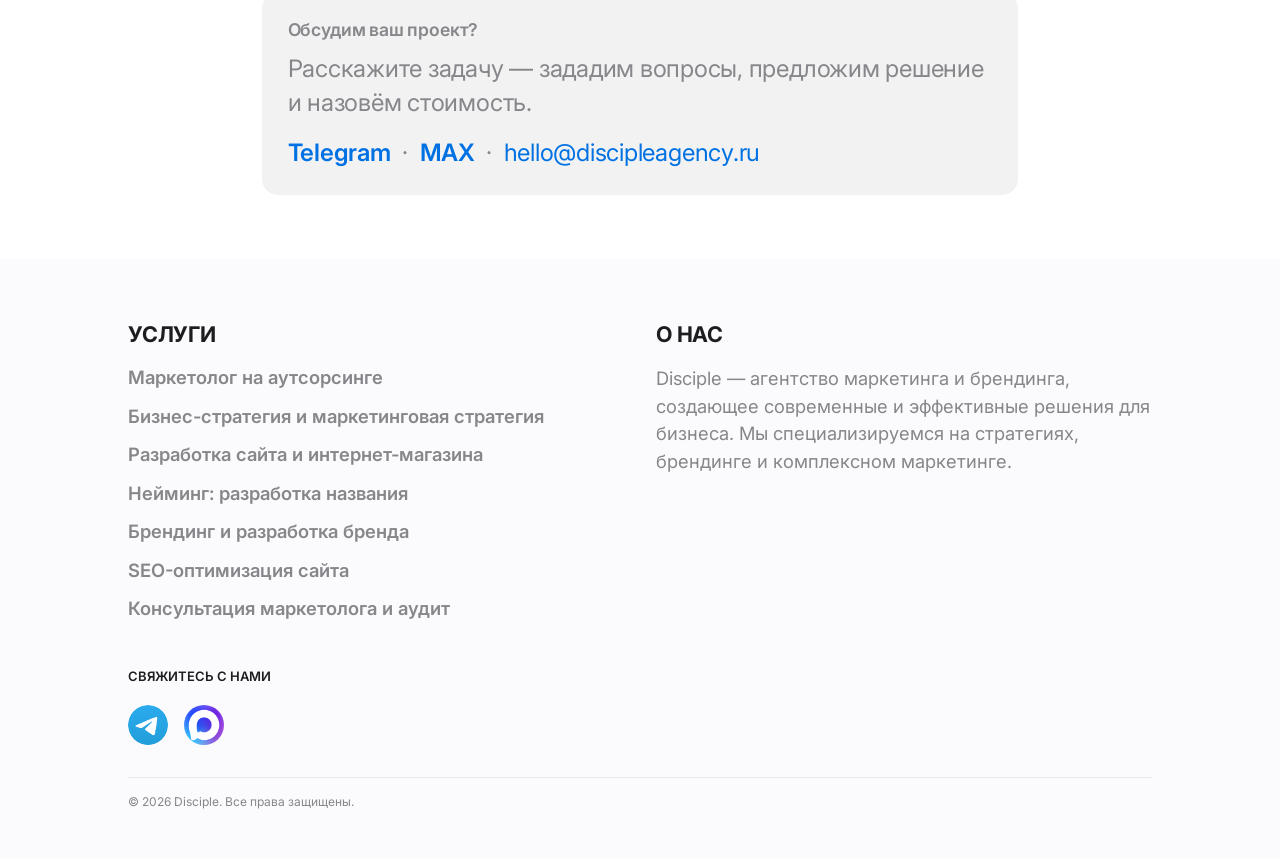
<file: marketolog.html>
<!DOCTYPE html>
<html lang="ru">
<head>
    <meta charset="UTF-8">
    <meta name="viewport" content="width=device-width, initial-scale=1.0">
    <title>Маркетолог на аутсорсинге — услуги маркетолога для бизнеса | Disciple</title>
    <meta name="description" content="Нанять маркетолога на аутсорсе: стратегия, реклама, SEO, SMM и аналитика. Заявки вместо отчётов. Работаем по всей России." />
    <link rel="canonical" href="https://discipleagency.ru/marketolog.html" />
    <meta name="robots" content="index, follow, max-image-preview:large" />
    <meta property="og:type" content="website" />
    <meta property="og:site_name" content="Disciple" />
    <meta property="og:locale" content="ru_RU" />
    <meta property="og:title" content="Маркетолог на аутсорсинге — услуги маркетолога для бизнеса | Disciple" />
    <meta property="og:description" content="Нанять маркетолога на аутсорсе: стратегия, реклама, SEO, SMM и аналитика. Заявки вместо отчётов. Работаем по всей России." />
    <meta property="og:url" content="https://discipleagency.ru/marketolog.html" />
    <meta property="og:image" content="https://discipleagency.ru/public/images/og-disciple.png" />
    <meta name="twitter:card" content="summary_large_image" />
    <link rel="stylesheet" href="styles.css">
    <link href="https://fonts.googleapis.com/css2?family=Inter:wght@400;500;600;700&display=swap" rel="stylesheet">
<!-- Yandex.Metrika counter -->
        <script type="text/javascript">
            (function(m,e,t,r,i,k,a){
                m[i]=m[i]||function(){(m[i].a=m[i].a||[]).push(arguments)};
                m[i].l=1*new Date();
                for (var j = 0; j < document.scripts.length; j++) {if (document.scripts[j].src === r) { return; }}
                    k=e.createElement(t),a=e.getElementsByTagName(t)[0],k.async=1,k.src=r,a.parentNode.insertBefore(k,a)
            })(window, document,'script','https://mc.yandex.ru/metrika/tag.js?id=109116186', 'ym');
            ym(109116186, 'init', {ssr:true, webvisor:true, clickmap:true, ecommerce:"dataLayer", referrer: document.referrer, url: location.href, accurateTrackBounce:true, trackLinks:true});        
        </script>
        <noscript><div><img src="https://mc.yandex.ru/watch/109116186" style="position:absolute; left:-9999px;" alt="" /></div></noscript>
<!-- /Yandex.Metrika counter -->
    <script type="application/ld+json">
{
  "@context": "https://schema.org",
  "@type": "Service",
  "name": "Маркетолог на аутсорсинге",
  "description": "Услуги маркетолога на аутсорсе для малого и среднего бизнеса: аудит, стратегия, реклама, SEO, SMM, аналитика.",
  "serviceType": "Маркетолог на аутсорсинге",
  "url": "https://discipleagency.ru/marketolog.html",
  "provider": {
    "@type": "Organization",
    "name": "Disciple",
    "url": "https://discipleagency.ru/",
    "email": "hello@discipleagency.ru"
  },
  "areaServed": [
    {
      "@type": "Country",
      "name": "Россия"
    }
  ]
}
    </script>
    <script type="application/ld+json">
{
  "@context": "https://schema.org",
  "@type": "BreadcrumbList",
  "itemListElement": [
    {
      "@type": "ListItem",
      "position": 1,
      "name": "Главная",
      "item": "https://discipleagency.ru/"
    },
    {
      "@type": "ListItem",
      "position": 2,
      "name": "Маркетолог на аутсорсинге",
      "item": "https://discipleagency.ru/marketolog.html"
    }
  ]
}
    </script>
    <script type="application/ld+json">
{
  "@context": "https://schema.org",
  "@type": "FAQPage",
  "mainEntity": [
    {
      "@type": "Question",
      "name": "Чем маркетолог на аутсорсе лучше штатного?",
      "acceptedAnswer": {
        "@type": "Answer",
        "text": "Вы не платите зарплату, налоги и за рабочее место, получаете доступ к команде из нескольких специалистов (стратег, SEO, таргетолог, аналитик) и можете масштабировать работы вверх или вниз без собеседований и увольнений."
      }
    },
    {
      "@type": "Question",
      "name": "Как быстро будут первые заявки?",
      "acceptedAnswer": {
        "@type": "Answer",
        "text": "В платных каналах (Директ, таргет) заявки идут через несколько дней после запуска. SEO даёт рост по длинному хвосту за 4–8 недель, по коммерческим запросам — за 3–6 месяцев. Точные сроки зависят от конкуренции в вашей нише."
      }
    },
    {
      "@type": "Question",
      "name": "С какими городами вы работаете?",
      "acceptedAnswer": {
        "@type": "Answer",
        "text": "Работаем по всей России: все процессы и отчёты проходят онлайн."
      }
    },
    {
      "@type": "Question",
      "name": "Можно взять только одну услугу?",
      "acceptedAnswer": {
        "@type": "Answer",
        "text": "Да. Можно начать с консультации, аудита или одной услуги — например, SEO или рекламы. Если видим, что без правок сайта или стратегии результат будет слабым, скажем об этом честно."
      }
    }
  ]
}
    </script>
</head>
<body class="fade-in-page">
    <header class="navbar">
        <div class="navbar-container">
            <a href="index.html" class="logo">Disciple</a>
            <nav class="nav-links">
                <a href="index.html#strategies">Стратегии</a>
                <a href="index.html#marketing">Маркетинг</a>
                <a href="index.html#branding">Брендинг</a>
                <a href="index.html#naming">Нейминг</a>
                <a href="index.html#consulting">Консалтинг</a>
                <a href="index.html#projects">Проекты</a>
                <a href="#" >О нас</a>
                <a href="#contact">Контакты</a>
            </nav>
            <div class="header-controls">
                <div class="lang-switch">
                    <a href="index.html" class="active">RU</a>
                    <a href="index-en.html">EN</a>
                </div>
                <button class="theme-toggle" id="themeToggle" aria-label="Переключить тему">
                    <svg class="moon-icon" width="20" height="20" viewBox="0 0 24 24" fill="currentColor"><path d="M21 12.79A9 9 0 1 1 11.21 3 7 7 0 0 0 21 12.79z"></path></svg>
                    <svg class="sun-icon" width="20" height="20" viewBox="0 0 24 24" fill="none" stroke="currentColor" stroke-width="2"><circle cx="12" cy="12" r="5"></circle><line x1="12" y1="1" x2="12" y2="3"></line><line x1="12" y1="21" x2="12" y2="23"></line><line x1="4.22" y1="4.22" x2="5.64" y2="5.64"></line><line x1="18.36" y1="18.36" x2="19.78" y2="19.78"></line><line x1="1" y1="12" x2="3" y2="12"></line><line x1="21" y1="12" x2="23" y2="12"></line><line x1="4.22" y1="19.78" x2="5.64" y2="18.36"></line><line x1="18.36" y1="5.64" x2="19.78" y2="4.22"></line></svg>
                </button>
                <div class="menu-toggle">
                    <span></span><span></span><span></span>
                </div>
            </div>
        </div>
    </header>

    
    <main class="fade-in-content">
        <section class="apple-section title">
            <div class="section-hero">
                <p style="font-size:.95rem;opacity:.6;margin:0 0 .8rem;"><a href="index.html" style="color:inherit;text-decoration:none;">Главная</a> → Маркетолог на аутсорсинге</p>
                <h1>Маркетолог на аутсорсинге</h1>
                <p>Берём маркетинг вашего бизнеса на себя: аудит, стратегия, реклама, SEO и соцсети. Вы получаете заявки, а не отчёты «о проделанной работе».</p>
                <div class="action-buttons">
                    <a class="btn btn-primary" href="https://t.me/natan_anderson" target="_blank" rel="noopener">Написать в Telegram</a>
                    <a class="btn" href="mailto:hello@discipleagency.ru" style="background:rgba(125,125,125,.15);color:var(--text-black);">Написать на почту</a>
                </div>
            </div>
        </section>
        <section class="apple-section static-section">
            <div class="service-text-wrapper" style="max-width:820px;margin:0 auto;padding:1rem 2rem 4rem;text-align:left;">
            <h2 style="font-size:1.9rem;font-weight:700;letter-spacing:-.02em;margin:2.6rem 0 1rem;">Что делает маркетолог на аутсорсе</h2>
            <p style="font-size:1.08rem;line-height:1.7;margin:0 0 1rem;">Маркетолог на аутсорсе — это специалист или команда, которая ведёт маркетинг компании извне: от анализа рынка до настройки рекламы и подсчёта заявок. Вам не нужно искать, нанимать и удерживать сотрудника — вы платите за результат и объём работ.</p>
            <ul style="font-size:1.08rem;line-height:1.7;padding-left:1.3rem;margin:0 0 1.2rem;">
                <li style="margin-bottom:.55rem;"><b>Анализ рынка и конкурентов</b> — что происходит в нише, у кого вы забираете клиентов и по какой цене.</li>
                <li style="margin-bottom:.55rem;"><b>Маркетинговая стратегия</b> — цели, аудитории, каналы, бюджет и план работ на 6–12 месяцев.</li>
                <li style="margin-bottom:.55rem;"><b>Реклама</b> — Яндекс.Директ, таргет ВКонтакте и Telegram, реклама на Авито и маркетплейсах.</li>
                <li style="margin-bottom:.55rem;"><b>SEO</b> — вывод сайта в топ Яндекса и Google по коммерческим запросам и длинному хвосту.</li>
                <li style="margin-bottom:.55rem;"><b>SMM и контент</b> — соцсети, тексты, съёмка, работа с комментариями и репутацией.</li>
                <li style="margin-bottom:.55rem;"><b>Аналитика</b> — Метрика, отчёты, стоимость заявки и клиента, окупаемость маркетинга.</li>
            </ul>
            <h2 style="font-size:1.9rem;font-weight:700;letter-spacing:-.02em;margin:2.6rem 0 1rem;">Когда выгодно нанять маркетолога на аутсорсе</h2>
            <ul style="font-size:1.08rem;line-height:1.7;padding-left:1.3rem;margin:0 0 1.2rem;">
                <li style="margin-bottom:.55rem;">Нет своего маркетолога, а задача «приводить клиентов» всё равно стоит.</li>
                <li style="margin-bottom:.55rem;">Штатный специалист стоит дорого, а загрузки на полный день нет.</li>
                <li style="margin-bottom:.55rem;">Нужны редкие компетенции: SEO, таргет, аналитика — их проще взять командой.</li>
                <li style="margin-bottom:.55rem;">Запускаете новое направление, сайт или интернет-магазин и не хотите терять деньги на пробах.</li>
            </ul>
            <h2 style="font-size:1.9rem;font-weight:700;letter-spacing:-.02em;margin:2.6rem 0 1rem;">Как мы работаем</h2>
            <ol style="font-size:1.08rem;line-height:1.7;padding-left:1.4rem;margin:0 0 1.2rem;">
                <li style="margin-bottom:.6rem;">Консультация 60 минут: разбираем бизнес, цели и текущий маркетинг.</li>
                <li style="margin-bottom:.6rem;">Аудит: смотрим сайт, рекламу, воронку и аналитику — находим, где теряются заявки.</li>
                <li style="margin-bottom:.6rem;">Стратегия и план: каналы, бюджет, сроки, метрики. Согласуем с вами.</li>
                <li style="margin-bottom:.6rem;">Внедрение: настраиваем рекламу, правим сайт, запускаем контент.</li>
                <li style="margin-bottom:.6rem;">Отчёт: показываем заявки, стоимость обращения и что делаем дальше.</li>
            </ol>
            <h2 style="font-size:1.9rem;font-weight:700;letter-spacing:-.02em;margin:2.6rem 0 1rem;">Сколько стоит маркетолог на аутсорсинге</h2>
            <p style="font-size:1.08rem;line-height:1.7;margin:0 0 1rem;">Стоимость зависит от задач и объёма: вести один канал — один бюджет, закрывать весь маркетинг — другой. Мы считаем смету после консультации и фиксируем её в договоре: без скрытых доплат за «дополнительные часы». Часть проектов берём с оплатой за результат — по заявкам и продажам.</p>
            <p style="font-size:1.08rem;line-height:1.7;margin:0 0 1rem;"><b>Напишите в <a href="https://t.me/natan_anderson" style="color:#0071e3;text-decoration:none;">Telegram</a></b> или в <a href="https://max.ru/u/f9LHodD0cOK2ohU6UWMUIdOQGYH06No6xibVzCJrrPnC4aJIppUf8dnTX9w" style="color:#0071e3;text-decoration:none;">MAX</a> — ответим и предложим решение.</p>
            <h2 style="font-size:1.9rem;font-weight:700;letter-spacing:-.02em;margin:3rem 0 1rem;">Частые вопросы</h2>
            <h3 style="font-size:1.25rem;font-weight:600;margin:1.8rem 0 .5rem;">Чем маркетолог на аутсорсе лучше штатного?</h3>
            <p style="margin:0 0 .4rem;">Вы не платите зарплату, налоги и за рабочее место, получаете доступ к команде из нескольких специалистов (стратег, SEO, таргетолог, аналитик) и можете масштабировать работы вверх или вниз без собеседований и увольнений.</p>
            <h3 style="font-size:1.25rem;font-weight:600;margin:1.8rem 0 .5rem;">Как быстро будут первые заявки?</h3>
            <p style="margin:0 0 .4rem;">В платных каналах (Директ, таргет) заявки идут через несколько дней после запуска. SEO даёт рост по длинному хвосту за 4–8 недель, по коммерческим запросам — за 3–6 месяцев. Точные сроки зависят от конкуренции в вашей нише.</p>
            <h3 style="font-size:1.25rem;font-weight:600;margin:1.8rem 0 .5rem;">С какими городами вы работаете?</h3>
            <p style="margin:0 0 .4rem;">Работаем по всей России: все процессы и отчёты проходят онлайн.</p>
            <h3 style="font-size:1.25rem;font-weight:600;margin:1.8rem 0 .5rem;">Можно взять только одну услугу?</h3>
            <p style="margin:0 0 .4rem;">Да. Можно начать с консультации, аудита или одной услуги — например, SEO или рекламы. Если видим, что без правок сайта или стратегии результат будет слабым, скажем об этом честно.</p>
            <h2 style="font-size:1.9rem;font-weight:700;letter-spacing:-.02em;margin:3rem 0 1rem;">Другие услуги Disciple</h2>
            <ul style="list-style:none;padding:0;margin:0;">
                <li style="margin-bottom:.6rem;"><a href="strategiya.html" style="color:#0071e3;text-decoration:none;">Бизнес-стратегия и маркетинговая стратегия</a> — <span style="color:var(--text-gray);">разработка стратегии развития бизнеса</span></li>
                <li style="margin-bottom:.6rem;"><a href="razrabotka-sajtov.html" style="color:#0071e3;text-decoration:none;">Разработка сайта и интернет-магазина</a> — <span style="color:var(--text-gray);">создание сайта под ключ</span></li>
                <li style="margin-bottom:.6rem;"><a href="nejming.html" style="color:#0071e3;text-decoration:none;">Нейминг: разработка названия</a> — <span style="color:var(--text-gray);">название для компании и бренда</span></li>
                <li style="margin-bottom:.6rem;"><a href="brending.html" style="color:#0071e3;text-decoration:none;">Брендинг и разработка бренда</a> — <span style="color:var(--text-gray);">логотип, фирменный стиль, айдентика</span></li>
                <li style="margin-bottom:.6rem;"><a href="seo.html" style="color:#0071e3;text-decoration:none;">SEO-оптимизация сайта</a> — <span style="color:var(--text-gray);">продвижение в Яндексе и Google</span></li>
                <li style="margin-bottom:.6rem;"><a href="konsalting.html" style="color:#0071e3;text-decoration:none;">Консультация маркетолога и аудит</a> — <span style="color:var(--text-gray);">маркетинговый аудит бизнеса</span></li>
            </ul>

            <div style="margin:3rem 0 0;padding:1.6rem;border-radius:16px;background:rgba(125,125,125,.10);">
                <p style="margin:0 0 .6rem;font-weight:600;font-size:1.1rem;">Обсудим ваш проект?</p>
                <p style="margin:0 0 1rem;">Расскажите задачу — зададим вопросы, предложим решение и назовём стоимость.</p>
                <p style="margin:0;"><a href="https://t.me/natan_anderson" style="color:#0071e3;text-decoration:none;font-weight:600;">Telegram</a>
                &nbsp;·&nbsp; <a href="https://max.ru/u/f9LHodD0cOK2ohU6UWMUIdOQGYH06No6xibVzCJrrPnC4aJIppUf8dnTX9w" style="color:#0071e3;text-decoration:none;font-weight:600;">MAX</a>
                &nbsp;·&nbsp; <a href="mailto:hello@discipleagency.ru" style="color:#0071e3;text-decoration:none;">hello@discipleagency.ru</a></p>
            </div>
            </div>
        </section>
    </main>
<footer id="contact" class="apple-footer">
        <div class="footer-content">
            <div class="footer-col" style="text-align:left;">
                <h4 style="font-size:1.35rem;font-weight:700;letter-spacing:-.01em;margin-bottom:1rem;">УСЛУГИ</h4>
                <p style="margin:0 0 .8rem;"><a href="marketolog.html" style="color:inherit;text-decoration:none;font-size:1.15rem;font-weight:600;line-height:1.4;display:inline-block;">Маркетолог на аутсорсинге</a></p>
                <p style="margin:0 0 .8rem;"><a href="strategiya.html" style="color:inherit;text-decoration:none;font-size:1.15rem;font-weight:600;line-height:1.4;display:inline-block;">Бизнес-стратегия и маркетинговая стратегия</a></p>
                <p style="margin:0 0 .8rem;"><a href="razrabotka-sajtov.html" style="color:inherit;text-decoration:none;font-size:1.15rem;font-weight:600;line-height:1.4;display:inline-block;">Разработка сайта и интернет-магазина</a></p>
                <p style="margin:0 0 .8rem;"><a href="nejming.html" style="color:inherit;text-decoration:none;font-size:1.15rem;font-weight:600;line-height:1.4;display:inline-block;">Нейминг: разработка названия</a></p>
                <p style="margin:0 0 .8rem;"><a href="brending.html" style="color:inherit;text-decoration:none;font-size:1.15rem;font-weight:600;line-height:1.4;display:inline-block;">Брендинг и разработка бренда</a></p>
                <p style="margin:0 0 .8rem;"><a href="seo.html" style="color:inherit;text-decoration:none;font-size:1.15rem;font-weight:600;line-height:1.4;display:inline-block;">SEO-оптимизация сайта</a></p>
                <p style="margin:0 0 .8rem;"><a href="konsalting.html" style="color:inherit;text-decoration:none;font-size:1.15rem;font-weight:600;line-height:1.4;display:inline-block;">Консультация маркетолога и аудит</a></p>
            </div>

            <div id="about" class="footer-col">
                <h4 data-i18n="footer.about_title" style="font-size:1.35rem;font-weight:700;letter-spacing:-.01em;margin-bottom:1rem;">О НАС</h4>
                <p data-i18n="footer.about_text" style="font-size:1.15rem;line-height:1.5;margin:0;">Disciple — агентство маркетинга и брендинга, создающее современные и эффективные решения для бизнеса. Мы специализируемся на стратегиях, брендинге и комплексном маркетинге.</p>
            </div>
            <div id="social" class="footer-col" style="text-align: left;">
                <h4 data-i18n="footer.contact_title">СВЯЖИТЕСЬ С НАМИ</h4>
                <div class="social-links" style="justify-content: flex-start; align-items: flex-start; display: flex; flex-direction: column; gap: 1rem;">

                    <div style="display: flex; gap: 1rem; align-items: center; margin-top: 0.5rem;" class="footer-icons">
                        <a href="https://t.me/natan_anderson" target="_blank" aria-label="Telegram" class="social-icon" style="display:flex; justify-content:center; align-items:center; transition:transform 0.3s; width:40px; height:40px; overflow:hidden; border-radius:50%;"><img src="./public/images/tg.png" alt="Telegram" style="width:100%; height:100%; object-fit:contain;"></a>
                        <a href="https://max.ru/u/f9LHodD0cOK2ohU6UWMUIdOQGYH06No6xibVzCJrrPnC4aJIppUf8dnTX9w" target="_blank" aria-label="MAKS" class="social-icon" style="display:flex; justify-content:center; align-items:center; transition:transform 0.3s; width:40px; height:40px; overflow:hidden; border-radius:50%;"><img src="./public/images/max.png" alt="MAX" style="width:100%; height:100%; object-fit:contain;"></a>
                    </div>
                </div>
            </div>
        </div>
        
<div class="footer-bottom">
            <p data-i18n="footer.copyright">&copy; 2026 Disciple. Все права защищены.</p>
        </div>
    </footer>
    <script src="script.js"></script>
</body>
</html>
</file>
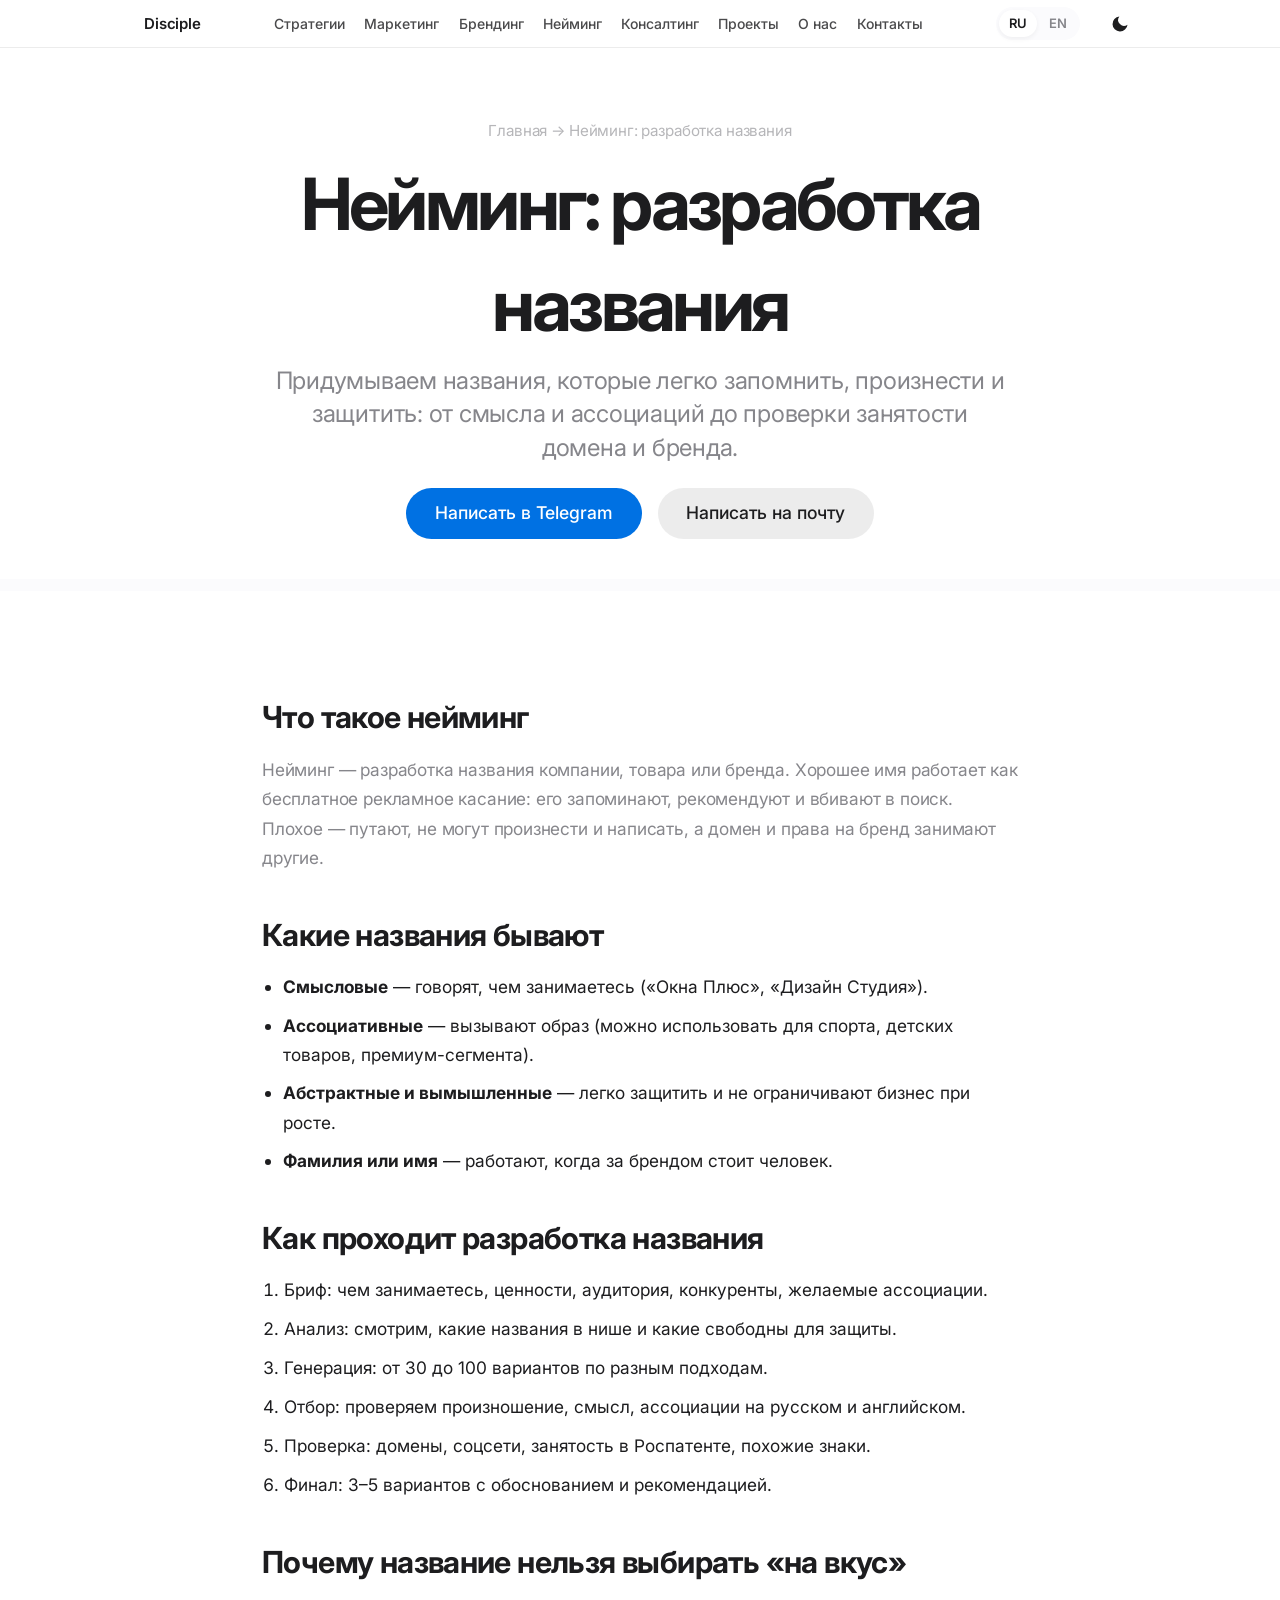
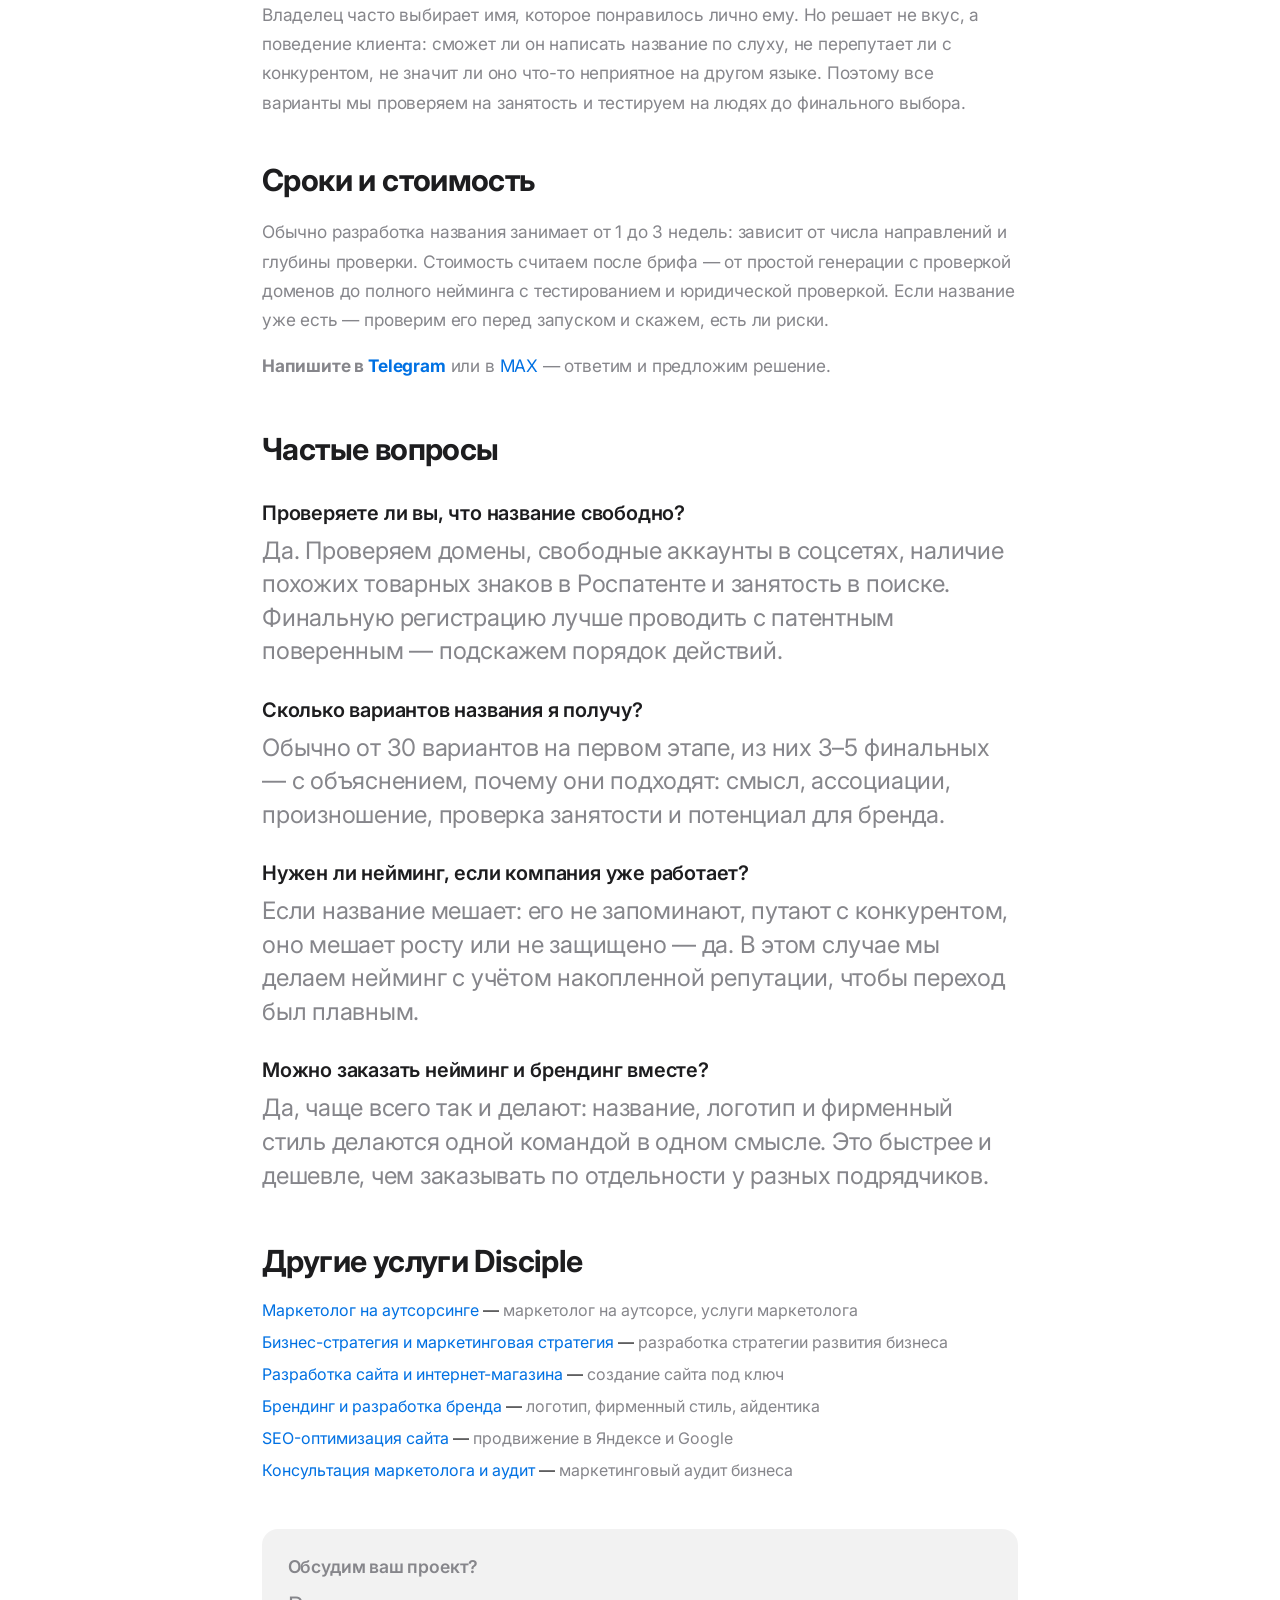
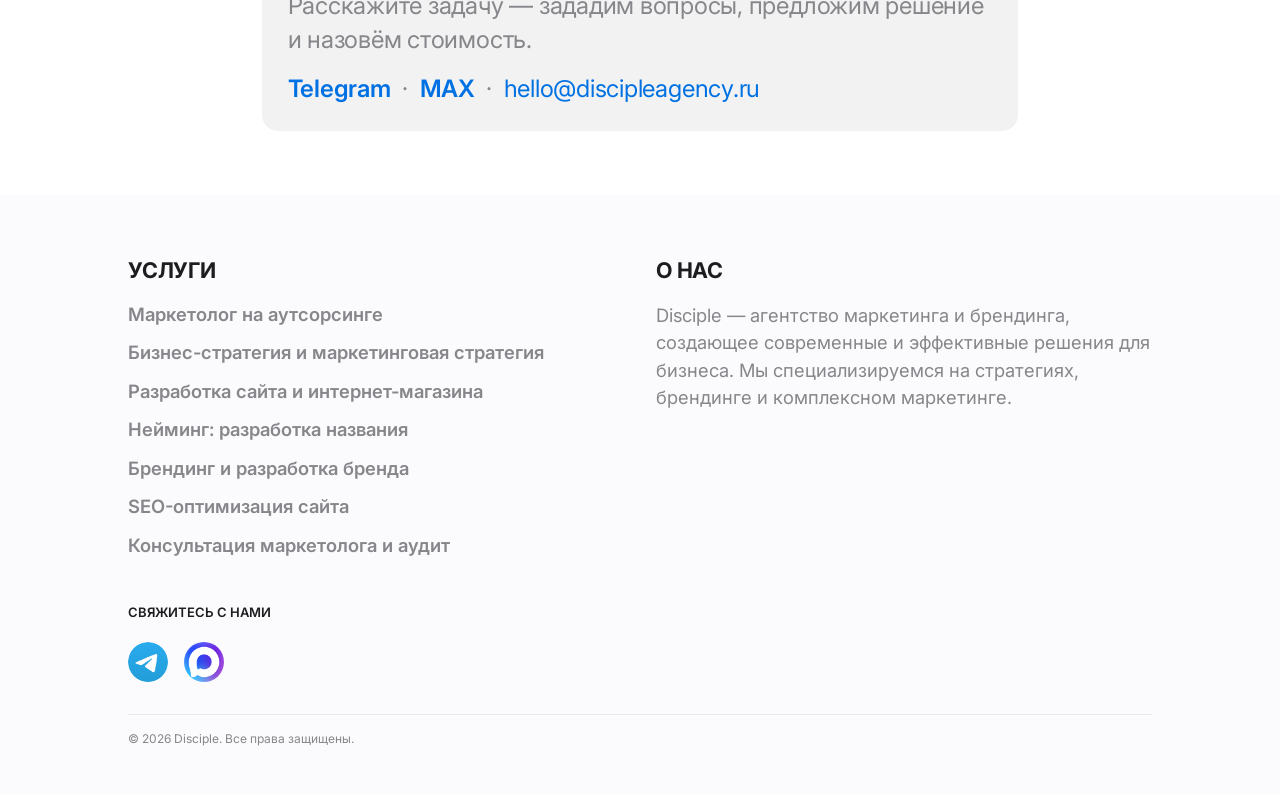
<file: nejming.html>
<!DOCTYPE html>
<html lang="ru">
<head>
    <meta charset="UTF-8">
    <meta name="viewport" content="width=device-width, initial-scale=1.0">
    <title>Нейминг: разработка названия компании и бренда — Disciple</title>
    <meta name="description" content="Нейминг компании и бренда: разработка названия с проверкой на занятость и патентную чистоту. Варианты с обоснованием. Работаем по всей России." />
    <link rel="canonical" href="https://discipleagency.ru/nejming.html" />
    <meta name="robots" content="index, follow, max-image-preview:large" />
    <meta property="og:type" content="website" />
    <meta property="og:site_name" content="Disciple" />
    <meta property="og:locale" content="ru_RU" />
    <meta property="og:title" content="Нейминг: разработка названия компании и бренда — Disciple" />
    <meta property="og:description" content="Нейминг компании и бренда: разработка названия с проверкой на занятость и патентную чистоту. Варианты с обоснованием. Работаем по всей России." />
    <meta property="og:url" content="https://discipleagency.ru/nejming.html" />
    <meta property="og:image" content="https://discipleagency.ru/public/images/og-disciple.png" />
    <meta name="twitter:card" content="summary_large_image" />
    <link rel="stylesheet" href="styles.css">
    <link href="https://fonts.googleapis.com/css2?family=Inter:wght@400;500;600;700&display=swap" rel="stylesheet">
<!-- Yandex.Metrika counter -->
        <script type="text/javascript">
            (function(m,e,t,r,i,k,a){
                m[i]=m[i]||function(){(m[i].a=m[i].a||[]).push(arguments)};
                m[i].l=1*new Date();
                for (var j = 0; j < document.scripts.length; j++) {if (document.scripts[j].src === r) { return; }}
                    k=e.createElement(t),a=e.getElementsByTagName(t)[0],k.async=1,k.src=r,a.parentNode.insertBefore(k,a)
            })(window, document,'script','https://mc.yandex.ru/metrika/tag.js?id=109116186', 'ym');
            ym(109116186, 'init', {ssr:true, webvisor:true, clickmap:true, ecommerce:"dataLayer", referrer: document.referrer, url: location.href, accurateTrackBounce:true, trackLinks:true});        
        </script>
        <noscript><div><img src="https://mc.yandex.ru/watch/109116186" style="position:absolute; left:-9999px;" alt="" /></div></noscript>
<!-- /Yandex.Metrika counter -->
    <script type="application/ld+json">
{
  "@context": "https://schema.org",
  "@type": "Service",
  "name": "Нейминг компании и бренда",
  "description": "Разработка названия для компании, продукта или бренда: генерация вариантов, проверка на занятость и патентную чистоту, тестирование, обоснование выбора.",
  "serviceType": "Нейминг компании и бренда",
  "url": "https://discipleagency.ru/nejming.html",
  "provider": {
    "@type": "Organization",
    "name": "Disciple",
    "url": "https://discipleagency.ru/",
    "email": "hello@discipleagency.ru"
  },
  "areaServed": [
    {
      "@type": "Country",
      "name": "Россия"
    }
  ]
}
    </script>
    <script type="application/ld+json">
{
  "@context": "https://schema.org",
  "@type": "BreadcrumbList",
  "itemListElement": [
    {
      "@type": "ListItem",
      "position": 1,
      "name": "Главная",
      "item": "https://discipleagency.ru/"
    },
    {
      "@type": "ListItem",
      "position": 2,
      "name": "Нейминг компании и бренда",
      "item": "https://discipleagency.ru/nejming.html"
    }
  ]
}
    </script>
    <script type="application/ld+json">
{
  "@context": "https://schema.org",
  "@type": "FAQPage",
  "mainEntity": [
    {
      "@type": "Question",
      "name": "Проверяете ли вы, что название свободно?",
      "acceptedAnswer": {
        "@type": "Answer",
        "text": "Да. Проверяем домены, свободные аккаунты в соцсетях, наличие похожих товарных знаков в Роспатенте и занятость в поиске. Финальную регистрацию лучше проводить с патентным поверенным — подскажем порядок действий."
      }
    },
    {
      "@type": "Question",
      "name": "Сколько вариантов названия я получу?",
      "acceptedAnswer": {
        "@type": "Answer",
        "text": "Обычно от 30 вариантов на первом этапе, из них 3–5 финальных — с объяснением, почему они подходят: смысл, ассоциации, произношение, проверка занятости и потенциал для бренда."
      }
    },
    {
      "@type": "Question",
      "name": "Нужен ли нейминг, если компания уже работает?",
      "acceptedAnswer": {
        "@type": "Answer",
        "text": "Если название мешает: его не запоминают, путают с конкурентом, оно мешает росту или не защищено — да. В этом случае мы делаем нейминг с учётом накопленной репутации, чтобы переход был плавным."
      }
    },
    {
      "@type": "Question",
      "name": "Можно заказать нейминг и брендинг вместе?",
      "acceptedAnswer": {
        "@type": "Answer",
        "text": "Да, чаще всего так и делают: название, логотип и фирменный стиль делаются одной командой в одном смысле. Это быстрее и дешевле, чем заказывать по отдельности у разных подрядчиков."
      }
    }
  ]
}
    </script>
</head>
<body class="fade-in-page">
    <header class="navbar">
        <div class="navbar-container">
            <a href="index.html" class="logo">Disciple</a>
            <nav class="nav-links">
                <a href="index.html#strategies">Стратегии</a>
                <a href="index.html#marketing">Маркетинг</a>
                <a href="index.html#branding">Брендинг</a>
                <a href="index.html#naming">Нейминг</a>
                <a href="index.html#consulting">Консалтинг</a>
                <a href="index.html#projects">Проекты</a>
                <a href="#" >О нас</a>
                <a href="#contact">Контакты</a>
            </nav>
            <div class="header-controls">
                <div class="lang-switch">
                    <a href="index.html" class="active">RU</a>
                    <a href="index-en.html">EN</a>
                </div>
                <button class="theme-toggle" id="themeToggle" aria-label="Переключить тему">
                    <svg class="moon-icon" width="20" height="20" viewBox="0 0 24 24" fill="currentColor"><path d="M21 12.79A9 9 0 1 1 11.21 3 7 7 0 0 0 21 12.79z"></path></svg>
                    <svg class="sun-icon" width="20" height="20" viewBox="0 0 24 24" fill="none" stroke="currentColor" stroke-width="2"><circle cx="12" cy="12" r="5"></circle><line x1="12" y1="1" x2="12" y2="3"></line><line x1="12" y1="21" x2="12" y2="23"></line><line x1="4.22" y1="4.22" x2="5.64" y2="5.64"></line><line x1="18.36" y1="18.36" x2="19.78" y2="19.78"></line><line x1="1" y1="12" x2="3" y2="12"></line><line x1="21" y1="12" x2="23" y2="12"></line><line x1="4.22" y1="19.78" x2="5.64" y2="18.36"></line><line x1="18.36" y1="5.64" x2="19.78" y2="4.22"></line></svg>
                </button>
                <div class="menu-toggle">
                    <span></span><span></span><span></span>
                </div>
            </div>
        </div>
    </header>

    
    <main class="fade-in-content">
        <section class="apple-section title">
            <div class="section-hero">
                <p style="font-size:.95rem;opacity:.6;margin:0 0 .8rem;"><a href="index.html" style="color:inherit;text-decoration:none;">Главная</a> → Нейминг: разработка названия</p>
                <h1>Нейминг: разработка названия</h1>
                <p>Придумываем названия, которые легко запомнить, произнести и защитить: от смысла и ассоциаций до проверки занятости домена и бренда.</p>
                <div class="action-buttons">
                    <a class="btn btn-primary" href="https://t.me/natan_anderson" target="_blank" rel="noopener">Написать в Telegram</a>
                    <a class="btn" href="mailto:hello@discipleagency.ru" style="background:rgba(125,125,125,.15);color:var(--text-black);">Написать на почту</a>
                </div>
            </div>
        </section>
        <section class="apple-section static-section">
            <div class="service-text-wrapper" style="max-width:820px;margin:0 auto;padding:1rem 2rem 4rem;text-align:left;">
            <h2 style="font-size:1.9rem;font-weight:700;letter-spacing:-.02em;margin:2.6rem 0 1rem;">Что такое нейминг</h2>
            <p style="font-size:1.08rem;line-height:1.7;margin:0 0 1rem;">Нейминг — разработка названия компании, товара или бренда. Хорошее имя работает как бесплатное рекламное касание: его запоминают, рекомендуют и вбивают в поиск. Плохое — путают, не могут произнести и написать, а домен и права на бренд занимают другие.</p>
            <h2 style="font-size:1.9rem;font-weight:700;letter-spacing:-.02em;margin:2.6rem 0 1rem;">Какие названия бывают</h2>
            <ul style="font-size:1.08rem;line-height:1.7;padding-left:1.3rem;margin:0 0 1.2rem;">
                <li style="margin-bottom:.55rem;"><b>Смысловые</b> — говорят, чем занимаетесь («Окна Плюс», «Дизайн Студия»).</li>
                <li style="margin-bottom:.55rem;"><b>Ассоциативные</b> — вызывают образ (можно использовать для спорта, детских товаров, премиум-сегмента).</li>
                <li style="margin-bottom:.55rem;"><b>Абстрактные и вымышленные</b> — легко защитить и не ограничивают бизнес при росте.</li>
                <li style="margin-bottom:.55rem;"><b>Фамилия или имя</b> — работают, когда за брендом стоит человек.</li>
            </ul>
            <h2 style="font-size:1.9rem;font-weight:700;letter-spacing:-.02em;margin:2.6rem 0 1rem;">Как проходит разработка названия</h2>
            <ol style="font-size:1.08rem;line-height:1.7;padding-left:1.4rem;margin:0 0 1.2rem;">
                <li style="margin-bottom:.6rem;">Бриф: чем занимаетесь, ценности, аудитория, конкуренты, желаемые ассоциации.</li>
                <li style="margin-bottom:.6rem;">Анализ: смотрим, какие названия в нише и какие свободны для защиты.</li>
                <li style="margin-bottom:.6rem;">Генерация: от 30 до 100 вариантов по разным подходам.</li>
                <li style="margin-bottom:.6rem;">Отбор: проверяем произношение, смысл, ассоциации на русском и английском.</li>
                <li style="margin-bottom:.6rem;">Проверка: домены, соцсети, занятость в Роспатенте, похожие знаки.</li>
                <li style="margin-bottom:.6rem;">Финал: 3–5 вариантов с обоснованием и рекомендацией.</li>
            </ol>
            <h2 style="font-size:1.9rem;font-weight:700;letter-spacing:-.02em;margin:2.6rem 0 1rem;">Почему название нельзя выбирать «на вкус»</h2>
            <p style="font-size:1.08rem;line-height:1.7;margin:0 0 1rem;">Владелец часто выбирает имя, которое понравилось лично ему. Но решает не вкус, а поведение клиента: сможет ли он написать название по слуху, не перепутает ли с конкурентом, не значит ли оно что-то неприятное на другом языке. Поэтому все варианты мы проверяем на занятость и тестируем на людях до финального выбора.</p>
            <h2 style="font-size:1.9rem;font-weight:700;letter-spacing:-.02em;margin:2.6rem 0 1rem;">Сроки и стоимость</h2>
            <p style="font-size:1.08rem;line-height:1.7;margin:0 0 1rem;">Обычно разработка названия занимает от 1 до 3 недель: зависит от числа направлений и глубины проверки. Стоимость считаем после брифа — от простой генерации с проверкой доменов до полного нейминга с тестированием и юридической проверкой. Если название уже есть — проверим его перед запуском и скажем, есть ли риски.</p>
            <p style="font-size:1.08rem;line-height:1.7;margin:0 0 1rem;"><b>Напишите в <a href="https://t.me/natan_anderson" style="color:#0071e3;text-decoration:none;">Telegram</a></b> или в <a href="https://max.ru/u/f9LHodD0cOK2ohU6UWMUIdOQGYH06No6xibVzCJrrPnC4aJIppUf8dnTX9w" style="color:#0071e3;text-decoration:none;">MAX</a> — ответим и предложим решение.</p>
            <h2 style="font-size:1.9rem;font-weight:700;letter-spacing:-.02em;margin:3rem 0 1rem;">Частые вопросы</h2>
            <h3 style="font-size:1.25rem;font-weight:600;margin:1.8rem 0 .5rem;">Проверяете ли вы, что название свободно?</h3>
            <p style="margin:0 0 .4rem;">Да. Проверяем домены, свободные аккаунты в соцсетях, наличие похожих товарных знаков в Роспатенте и занятость в поиске. Финальную регистрацию лучше проводить с патентным поверенным — подскажем порядок действий.</p>
            <h3 style="font-size:1.25rem;font-weight:600;margin:1.8rem 0 .5rem;">Сколько вариантов названия я получу?</h3>
            <p style="margin:0 0 .4rem;">Обычно от 30 вариантов на первом этапе, из них 3–5 финальных — с объяснением, почему они подходят: смысл, ассоциации, произношение, проверка занятости и потенциал для бренда.</p>
            <h3 style="font-size:1.25rem;font-weight:600;margin:1.8rem 0 .5rem;">Нужен ли нейминг, если компания уже работает?</h3>
            <p style="margin:0 0 .4rem;">Если название мешает: его не запоминают, путают с конкурентом, оно мешает росту или не защищено — да. В этом случае мы делаем нейминг с учётом накопленной репутации, чтобы переход был плавным.</p>
            <h3 style="font-size:1.25rem;font-weight:600;margin:1.8rem 0 .5rem;">Можно заказать нейминг и брендинг вместе?</h3>
            <p style="margin:0 0 .4rem;">Да, чаще всего так и делают: название, логотип и фирменный стиль делаются одной командой в одном смысле. Это быстрее и дешевле, чем заказывать по отдельности у разных подрядчиков.</p>
            <h2 style="font-size:1.9rem;font-weight:700;letter-spacing:-.02em;margin:3rem 0 1rem;">Другие услуги Disciple</h2>
            <ul style="list-style:none;padding:0;margin:0;">
                <li style="margin-bottom:.6rem;"><a href="marketolog.html" style="color:#0071e3;text-decoration:none;">Маркетолог на аутсорсинге</a> — <span style="color:var(--text-gray);">маркетолог на аутсорсе, услуги маркетолога</span></li>
                <li style="margin-bottom:.6rem;"><a href="strategiya.html" style="color:#0071e3;text-decoration:none;">Бизнес-стратегия и маркетинговая стратегия</a> — <span style="color:var(--text-gray);">разработка стратегии развития бизнеса</span></li>
                <li style="margin-bottom:.6rem;"><a href="razrabotka-sajtov.html" style="color:#0071e3;text-decoration:none;">Разработка сайта и интернет-магазина</a> — <span style="color:var(--text-gray);">создание сайта под ключ</span></li>
                <li style="margin-bottom:.6rem;"><a href="brending.html" style="color:#0071e3;text-decoration:none;">Брендинг и разработка бренда</a> — <span style="color:var(--text-gray);">логотип, фирменный стиль, айдентика</span></li>
                <li style="margin-bottom:.6rem;"><a href="seo.html" style="color:#0071e3;text-decoration:none;">SEO-оптимизация сайта</a> — <span style="color:var(--text-gray);">продвижение в Яндексе и Google</span></li>
                <li style="margin-bottom:.6rem;"><a href="konsalting.html" style="color:#0071e3;text-decoration:none;">Консультация маркетолога и аудит</a> — <span style="color:var(--text-gray);">маркетинговый аудит бизнеса</span></li>
            </ul>

            <div style="margin:3rem 0 0;padding:1.6rem;border-radius:16px;background:rgba(125,125,125,.10);">
                <p style="margin:0 0 .6rem;font-weight:600;font-size:1.1rem;">Обсудим ваш проект?</p>
                <p style="margin:0 0 1rem;">Расскажите задачу — зададим вопросы, предложим решение и назовём стоимость.</p>
                <p style="margin:0;"><a href="https://t.me/natan_anderson" style="color:#0071e3;text-decoration:none;font-weight:600;">Telegram</a>
                &nbsp;·&nbsp; <a href="https://max.ru/u/f9LHodD0cOK2ohU6UWMUIdOQGYH06No6xibVzCJrrPnC4aJIppUf8dnTX9w" style="color:#0071e3;text-decoration:none;font-weight:600;">MAX</a>
                &nbsp;·&nbsp; <a href="mailto:hello@discipleagency.ru" style="color:#0071e3;text-decoration:none;">hello@discipleagency.ru</a></p>
            </div>
            </div>
        </section>
    </main>
<footer id="contact" class="apple-footer">
        <div class="footer-content">
            <div class="footer-col" style="text-align:left;">
                <h4 style="font-size:1.35rem;font-weight:700;letter-spacing:-.01em;margin-bottom:1rem;">УСЛУГИ</h4>
                <p style="margin:0 0 .8rem;"><a href="marketolog.html" style="color:inherit;text-decoration:none;font-size:1.15rem;font-weight:600;line-height:1.4;display:inline-block;">Маркетолог на аутсорсинге</a></p>
                <p style="margin:0 0 .8rem;"><a href="strategiya.html" style="color:inherit;text-decoration:none;font-size:1.15rem;font-weight:600;line-height:1.4;display:inline-block;">Бизнес-стратегия и маркетинговая стратегия</a></p>
                <p style="margin:0 0 .8rem;"><a href="razrabotka-sajtov.html" style="color:inherit;text-decoration:none;font-size:1.15rem;font-weight:600;line-height:1.4;display:inline-block;">Разработка сайта и интернет-магазина</a></p>
                <p style="margin:0 0 .8rem;"><a href="nejming.html" style="color:inherit;text-decoration:none;font-size:1.15rem;font-weight:600;line-height:1.4;display:inline-block;">Нейминг: разработка названия</a></p>
                <p style="margin:0 0 .8rem;"><a href="brending.html" style="color:inherit;text-decoration:none;font-size:1.15rem;font-weight:600;line-height:1.4;display:inline-block;">Брендинг и разработка бренда</a></p>
                <p style="margin:0 0 .8rem;"><a href="seo.html" style="color:inherit;text-decoration:none;font-size:1.15rem;font-weight:600;line-height:1.4;display:inline-block;">SEO-оптимизация сайта</a></p>
                <p style="margin:0 0 .8rem;"><a href="konsalting.html" style="color:inherit;text-decoration:none;font-size:1.15rem;font-weight:600;line-height:1.4;display:inline-block;">Консультация маркетолога и аудит</a></p>
            </div>

            <div id="about" class="footer-col">
                <h4 data-i18n="footer.about_title" style="font-size:1.35rem;font-weight:700;letter-spacing:-.01em;margin-bottom:1rem;">О НАС</h4>
                <p data-i18n="footer.about_text" style="font-size:1.15rem;line-height:1.5;margin:0;">Disciple — агентство маркетинга и брендинга, создающее современные и эффективные решения для бизнеса. Мы специализируемся на стратегиях, брендинге и комплексном маркетинге.</p>
            </div>
            <div id="social" class="footer-col" style="text-align: left;">
                <h4 data-i18n="footer.contact_title">СВЯЖИТЕСЬ С НАМИ</h4>
                <div class="social-links" style="justify-content: flex-start; align-items: flex-start; display: flex; flex-direction: column; gap: 1rem;">

                    <div style="display: flex; gap: 1rem; align-items: center; margin-top: 0.5rem;" class="footer-icons">
                        <a href="https://t.me/natan_anderson" target="_blank" aria-label="Telegram" class="social-icon" style="display:flex; justify-content:center; align-items:center; transition:transform 0.3s; width:40px; height:40px; overflow:hidden; border-radius:50%;"><img src="./public/images/tg.png" alt="Telegram" style="width:100%; height:100%; object-fit:contain;"></a>
                        <a href="https://max.ru/u/f9LHodD0cOK2ohU6UWMUIdOQGYH06No6xibVzCJrrPnC4aJIppUf8dnTX9w" target="_blank" aria-label="MAKS" class="social-icon" style="display:flex; justify-content:center; align-items:center; transition:transform 0.3s; width:40px; height:40px; overflow:hidden; border-radius:50%;"><img src="./public/images/max.png" alt="MAX" style="width:100%; height:100%; object-fit:contain;"></a>
                    </div>
                </div>
            </div>
        </div>
        
<div class="footer-bottom">
            <p data-i18n="footer.copyright">&copy; 2026 Disciple. Все права защищены.</p>
        </div>
    </footer>
    <script src="script.js"></script>
</body>
</html>
</file>
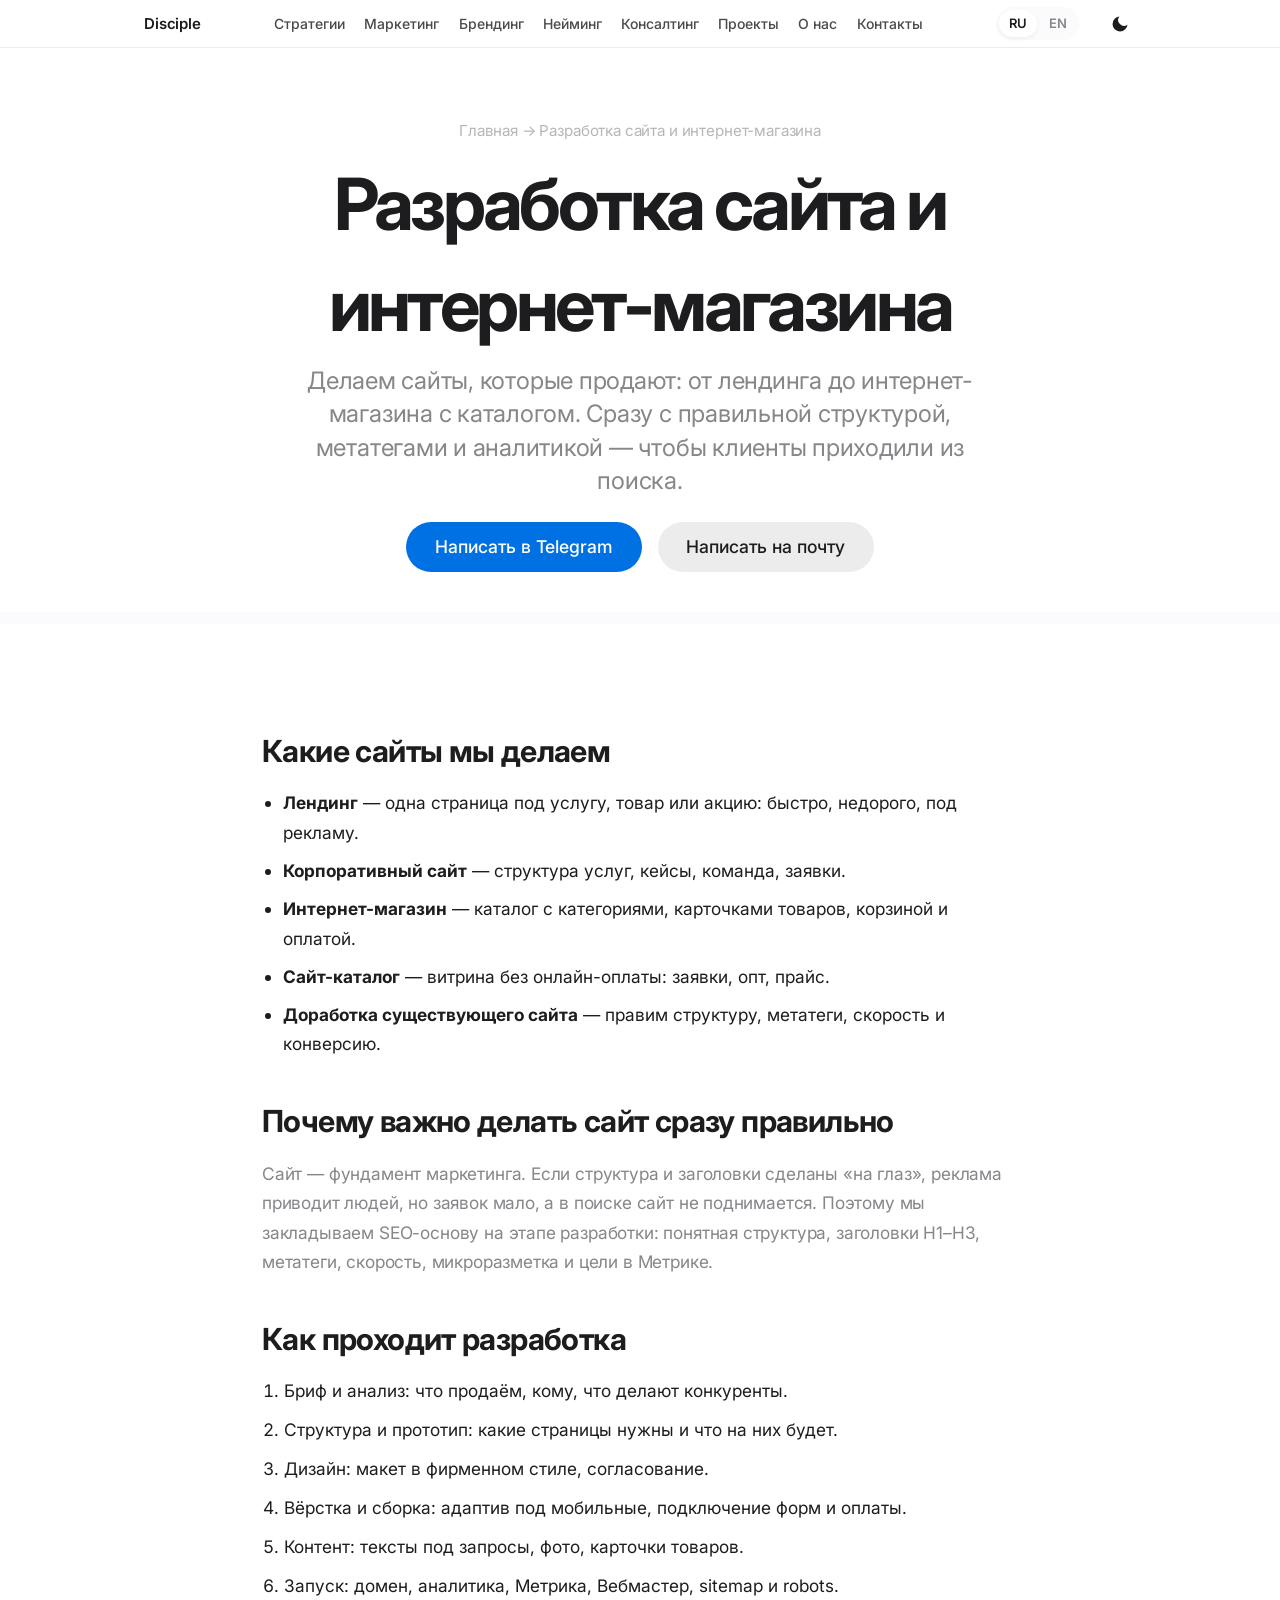
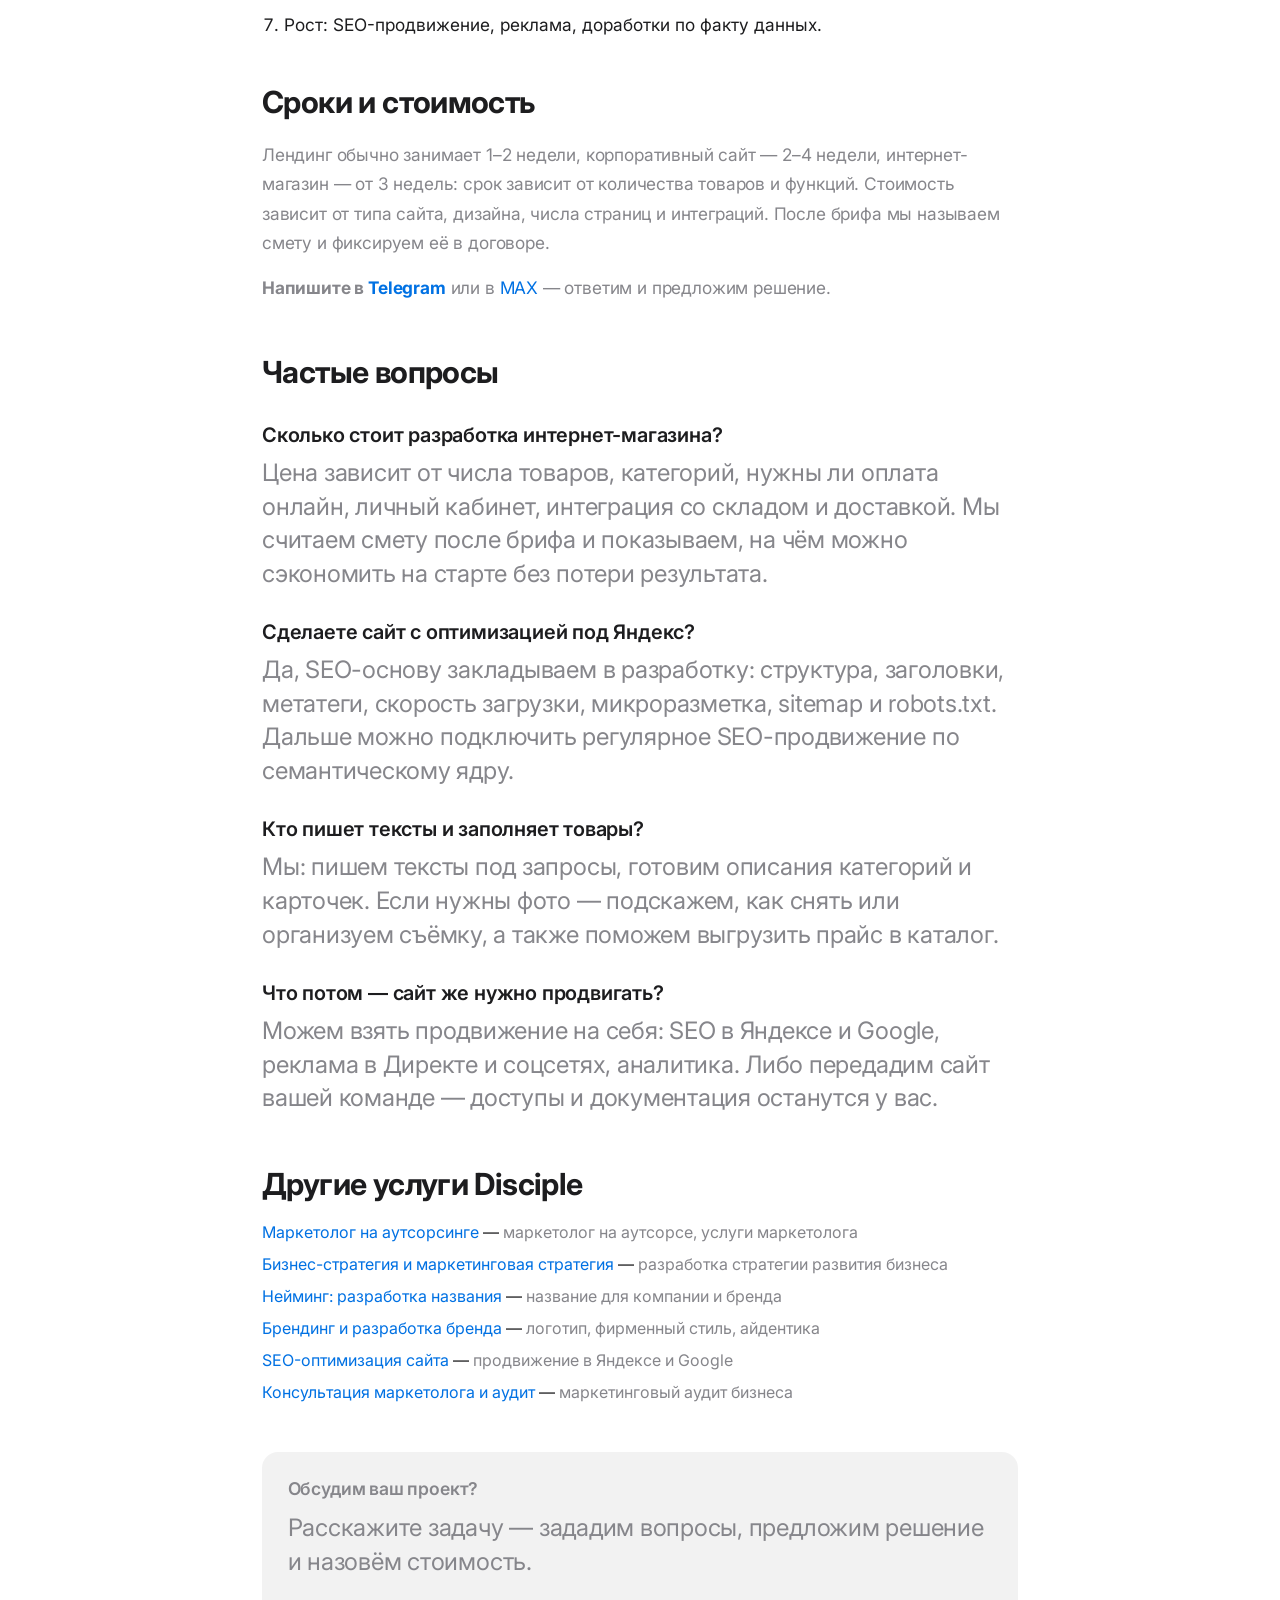
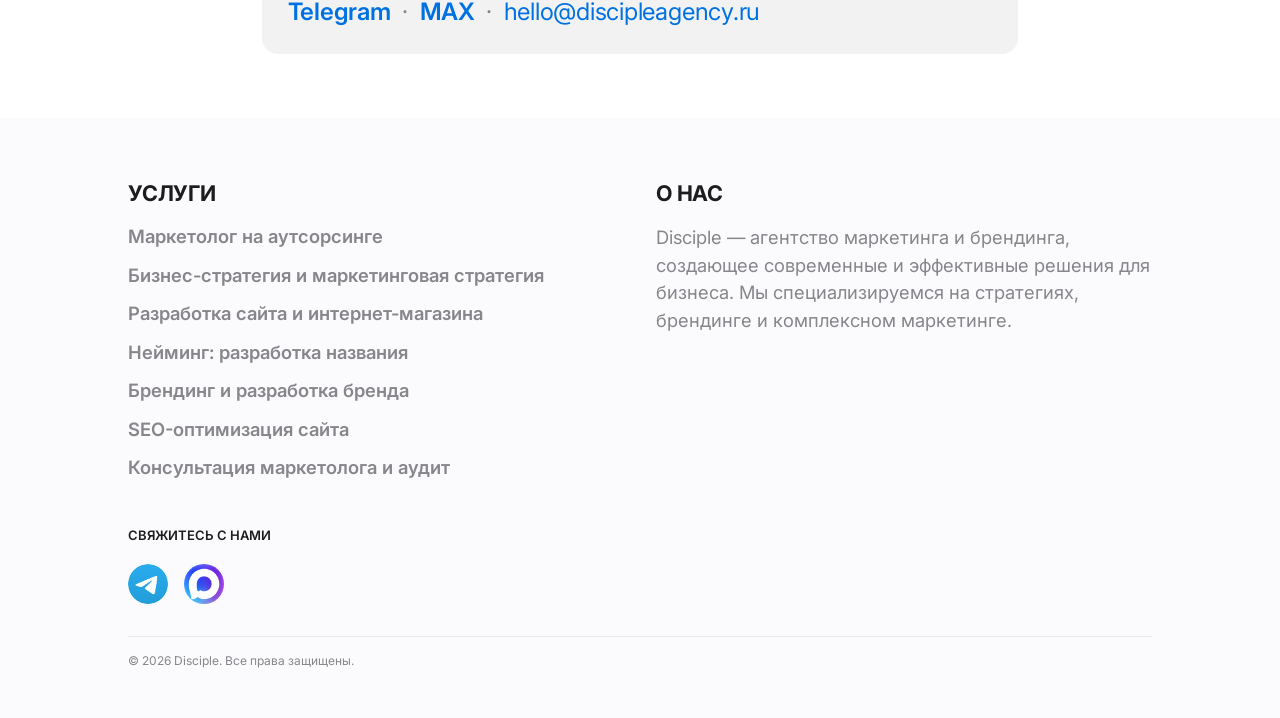
<file: razrabotka-sajtov.html>
<!DOCTYPE html>
<html lang="ru">
<head>
    <meta charset="UTF-8">
    <meta name="viewport" content="width=device-width, initial-scale=1.0">
    <title>Разработка сайта и интернет-магазина под ключ — Disciple</title>
    <meta name="description" content="Создание сайтов и интернет-магазинов под ключ: анализ, прототип, дизайн, вёрстка, контент, SEO-основа и аналитика. Работаем по всей России." />
    <link rel="canonical" href="https://discipleagency.ru/razrabotka-sajtov.html" />
    <meta name="robots" content="index, follow, max-image-preview:large" />
    <meta property="og:type" content="website" />
    <meta property="og:site_name" content="Disciple" />
    <meta property="og:locale" content="ru_RU" />
    <meta property="og:title" content="Разработка сайта и интернет-магазина под ключ — Disciple" />
    <meta property="og:description" content="Создание сайтов и интернет-магазинов под ключ: анализ, прототип, дизайн, вёрстка, контент, SEO-основа и аналитика. Работаем по всей России." />
    <meta property="og:url" content="https://discipleagency.ru/razrabotka-sajtov.html" />
    <meta property="og:image" content="https://discipleagency.ru/public/images/og-disciple.png" />
    <meta name="twitter:card" content="summary_large_image" />
    <link rel="stylesheet" href="styles.css">
    <link href="https://fonts.googleapis.com/css2?family=Inter:wght@400;500;600;700&display=swap" rel="stylesheet">
<!-- Yandex.Metrika counter -->
        <script type="text/javascript">
            (function(m,e,t,r,i,k,a){
                m[i]=m[i]||function(){(m[i].a=m[i].a||[]).push(arguments)};
                m[i].l=1*new Date();
                for (var j = 0; j < document.scripts.length; j++) {if (document.scripts[j].src === r) { return; }}
                    k=e.createElement(t),a=e.getElementsByTagName(t)[0],k.async=1,k.src=r,a.parentNode.insertBefore(k,a)
            })(window, document,'script','https://mc.yandex.ru/metrika/tag.js?id=109116186', 'ym');
            ym(109116186, 'init', {ssr:true, webvisor:true, clickmap:true, ecommerce:"dataLayer", referrer: document.referrer, url: location.href, accurateTrackBounce:true, trackLinks:true});        
        </script>
        <noscript><div><img src="https://mc.yandex.ru/watch/109116186" style="position:absolute; left:-9999px;" alt="" /></div></noscript>
<!-- /Yandex.Metrika counter -->
    <script type="application/ld+json">
{
  "@context": "https://schema.org",
  "@type": "Service",
  "name": "Разработка сайта и интернет-магазина",
  "description": "Разработка сайтов и интернет-магазинов под ключ: прототип, дизайн, вёрстка, контент, техническая SEO-оптимизация, настройка аналитики.",
  "serviceType": "Разработка сайта и интернет-магазина",
  "url": "https://discipleagency.ru/razrabotka-sajtov.html",
  "provider": {
    "@type": "Organization",
    "name": "Disciple",
    "url": "https://discipleagency.ru/",
    "email": "hello@discipleagency.ru"
  },
  "areaServed": [
    {
      "@type": "Country",
      "name": "Россия"
    }
  ]
}
    </script>
    <script type="application/ld+json">
{
  "@context": "https://schema.org",
  "@type": "BreadcrumbList",
  "itemListElement": [
    {
      "@type": "ListItem",
      "position": 1,
      "name": "Главная",
      "item": "https://discipleagency.ru/"
    },
    {
      "@type": "ListItem",
      "position": 2,
      "name": "Разработка сайта и интернет-магазина",
      "item": "https://discipleagency.ru/razrabotka-sajtov.html"
    }
  ]
}
    </script>
    <script type="application/ld+json">
{
  "@context": "https://schema.org",
  "@type": "FAQPage",
  "mainEntity": [
    {
      "@type": "Question",
      "name": "Сколько стоит разработка интернет-магазина?",
      "acceptedAnswer": {
        "@type": "Answer",
        "text": "Цена зависит от числа товаров, категорий, нужны ли оплата онлайн, личный кабинет, интеграция со складом и доставкой. Мы считаем смету после брифа и показываем, на чём можно сэкономить на старте без потери результата."
      }
    },
    {
      "@type": "Question",
      "name": "Сделаете сайт с оптимизацией под Яндекс?",
      "acceptedAnswer": {
        "@type": "Answer",
        "text": "Да, SEO-основу закладываем в разработку: структура, заголовки, метатеги, скорость загрузки, микроразметка, sitemap и robots.txt. Дальше можно подключить регулярное SEO-продвижение по семантическому ядру."
      }
    },
    {
      "@type": "Question",
      "name": "Кто пишет тексты и заполняет товары?",
      "acceptedAnswer": {
        "@type": "Answer",
        "text": "Мы: пишем тексты под запросы, готовим описания категорий и карточек. Если нужны фото — подскажем, как снять или организуем съёмку, а также поможем выгрузить прайс в каталог."
      }
    },
    {
      "@type": "Question",
      "name": "Что потом — сайт же нужно продвигать?",
      "acceptedAnswer": {
        "@type": "Answer",
        "text": "Можем взять продвижение на себя: SEO в Яндексе и Google, реклама в Директе и соцсетях, аналитика. Либо передадим сайт вашей команде — доступы и документация останутся у вас."
      }
    }
  ]
}
    </script>
</head>
<body class="fade-in-page">
    <header class="navbar">
        <div class="navbar-container">
            <a href="index.html" class="logo">Disciple</a>
            <nav class="nav-links">
                <a href="index.html#strategies">Стратегии</a>
                <a href="index.html#marketing">Маркетинг</a>
                <a href="index.html#branding">Брендинг</a>
                <a href="index.html#naming">Нейминг</a>
                <a href="index.html#consulting">Консалтинг</a>
                <a href="index.html#projects">Проекты</a>
                <a href="#" >О нас</a>
                <a href="#contact">Контакты</a>
            </nav>
            <div class="header-controls">
                <div class="lang-switch">
                    <a href="index.html" class="active">RU</a>
                    <a href="index-en.html">EN</a>
                </div>
                <button class="theme-toggle" id="themeToggle" aria-label="Переключить тему">
                    <svg class="moon-icon" width="20" height="20" viewBox="0 0 24 24" fill="currentColor"><path d="M21 12.79A9 9 0 1 1 11.21 3 7 7 0 0 0 21 12.79z"></path></svg>
                    <svg class="sun-icon" width="20" height="20" viewBox="0 0 24 24" fill="none" stroke="currentColor" stroke-width="2"><circle cx="12" cy="12" r="5"></circle><line x1="12" y1="1" x2="12" y2="3"></line><line x1="12" y1="21" x2="12" y2="23"></line><line x1="4.22" y1="4.22" x2="5.64" y2="5.64"></line><line x1="18.36" y1="18.36" x2="19.78" y2="19.78"></line><line x1="1" y1="12" x2="3" y2="12"></line><line x1="21" y1="12" x2="23" y2="12"></line><line x1="4.22" y1="19.78" x2="5.64" y2="18.36"></line><line x1="18.36" y1="5.64" x2="19.78" y2="4.22"></line></svg>
                </button>
                <div class="menu-toggle">
                    <span></span><span></span><span></span>
                </div>
            </div>
        </div>
    </header>

    
    <main class="fade-in-content">
        <section class="apple-section title">
            <div class="section-hero">
                <p style="font-size:.95rem;opacity:.6;margin:0 0 .8rem;"><a href="index.html" style="color:inherit;text-decoration:none;">Главная</a> → Разработка сайта и интернет-магазина</p>
                <h1>Разработка сайта и интернет-магазина</h1>
                <p>Делаем сайты, которые продают: от лендинга до интернет-магазина с каталогом. Сразу с правильной структурой, метатегами и аналитикой — чтобы клиенты приходили из поиска.</p>
                <div class="action-buttons">
                    <a class="btn btn-primary" href="https://t.me/natan_anderson" target="_blank" rel="noopener">Написать в Telegram</a>
                    <a class="btn" href="mailto:hello@discipleagency.ru" style="background:rgba(125,125,125,.15);color:var(--text-black);">Написать на почту</a>
                </div>
            </div>
        </section>
        <section class="apple-section static-section">
            <div class="service-text-wrapper" style="max-width:820px;margin:0 auto;padding:1rem 2rem 4rem;text-align:left;">
            <h2 style="font-size:1.9rem;font-weight:700;letter-spacing:-.02em;margin:2.6rem 0 1rem;">Какие сайты мы делаем</h2>
            <ul style="font-size:1.08rem;line-height:1.7;padding-left:1.3rem;margin:0 0 1.2rem;">
                <li style="margin-bottom:.55rem;"><b>Лендинг</b> — одна страница под услугу, товар или акцию: быстро, недорого, под рекламу.</li>
                <li style="margin-bottom:.55rem;"><b>Корпоративный сайт</b> — структура услуг, кейсы, команда, заявки.</li>
                <li style="margin-bottom:.55rem;"><b>Интернет-магазин</b> — каталог с категориями, карточками товаров, корзиной и оплатой.</li>
                <li style="margin-bottom:.55rem;"><b>Сайт-каталог</b> — витрина без онлайн-оплаты: заявки, опт, прайс.</li>
                <li style="margin-bottom:.55rem;"><b>Доработка существующего сайта</b> — правим структуру, метатеги, скорость и конверсию.</li>
            </ul>
            <h2 style="font-size:1.9rem;font-weight:700;letter-spacing:-.02em;margin:2.6rem 0 1rem;">Почему важно делать сайт сразу правильно</h2>
            <p style="font-size:1.08rem;line-height:1.7;margin:0 0 1rem;">Сайт — фундамент маркетинга. Если структура и заголовки сделаны «на глаз», реклама приводит людей, но заявок мало, а в поиске сайт не поднимается. Поэтому мы закладываем SEO-основу на этапе разработки: понятная структура, заголовки H1–H3, метатеги, скорость, микроразметка и цели в Метрике.</p>
            <h2 style="font-size:1.9rem;font-weight:700;letter-spacing:-.02em;margin:2.6rem 0 1rem;">Как проходит разработка</h2>
            <ol style="font-size:1.08rem;line-height:1.7;padding-left:1.4rem;margin:0 0 1.2rem;">
                <li style="margin-bottom:.6rem;">Бриф и анализ: что продаём, кому, что делают конкуренты.</li>
                <li style="margin-bottom:.6rem;">Структура и прототип: какие страницы нужны и что на них будет.</li>
                <li style="margin-bottom:.6rem;">Дизайн: макет в фирменном стиле, согласование.</li>
                <li style="margin-bottom:.6rem;">Вёрстка и сборка: адаптив под мобильные, подключение форм и оплаты.</li>
                <li style="margin-bottom:.6rem;">Контент: тексты под запросы, фото, карточки товаров.</li>
                <li style="margin-bottom:.6rem;">Запуск: домен, аналитика, Метрика, Вебмастер, sitemap и robots.</li>
                <li style="margin-bottom:.6rem;">Рост: SEO-продвижение, реклама, доработки по факту данных.</li>
            </ol>
            <h2 style="font-size:1.9rem;font-weight:700;letter-spacing:-.02em;margin:2.6rem 0 1rem;">Сроки и стоимость</h2>
            <p style="font-size:1.08rem;line-height:1.7;margin:0 0 1rem;">Лендинг обычно занимает 1–2 недели, корпоративный сайт — 2–4 недели, интернет-магазин — от 3 недель: срок зависит от количества товаров и функций. Стоимость зависит от типа сайта, дизайна, числа страниц и интеграций. После брифа мы называем смету и фиксируем её в договоре.</p>
            <p style="font-size:1.08rem;line-height:1.7;margin:0 0 1rem;"><b>Напишите в <a href="https://t.me/natan_anderson" style="color:#0071e3;text-decoration:none;">Telegram</a></b> или в <a href="https://max.ru/u/f9LHodD0cOK2ohU6UWMUIdOQGYH06No6xibVzCJrrPnC4aJIppUf8dnTX9w" style="color:#0071e3;text-decoration:none;">MAX</a> — ответим и предложим решение.</p>
            <h2 style="font-size:1.9rem;font-weight:700;letter-spacing:-.02em;margin:3rem 0 1rem;">Частые вопросы</h2>
            <h3 style="font-size:1.25rem;font-weight:600;margin:1.8rem 0 .5rem;">Сколько стоит разработка интернет-магазина?</h3>
            <p style="margin:0 0 .4rem;">Цена зависит от числа товаров, категорий, нужны ли оплата онлайн, личный кабинет, интеграция со складом и доставкой. Мы считаем смету после брифа и показываем, на чём можно сэкономить на старте без потери результата.</p>
            <h3 style="font-size:1.25rem;font-weight:600;margin:1.8rem 0 .5rem;">Сделаете сайт с оптимизацией под Яндекс?</h3>
            <p style="margin:0 0 .4rem;">Да, SEO-основу закладываем в разработку: структура, заголовки, метатеги, скорость загрузки, микроразметка, sitemap и robots.txt. Дальше можно подключить регулярное SEO-продвижение по семантическому ядру.</p>
            <h3 style="font-size:1.25rem;font-weight:600;margin:1.8rem 0 .5rem;">Кто пишет тексты и заполняет товары?</h3>
            <p style="margin:0 0 .4rem;">Мы: пишем тексты под запросы, готовим описания категорий и карточек. Если нужны фото — подскажем, как снять или организуем съёмку, а также поможем выгрузить прайс в каталог.</p>
            <h3 style="font-size:1.25rem;font-weight:600;margin:1.8rem 0 .5rem;">Что потом — сайт же нужно продвигать?</h3>
            <p style="margin:0 0 .4rem;">Можем взять продвижение на себя: SEO в Яндексе и Google, реклама в Директе и соцсетях, аналитика. Либо передадим сайт вашей команде — доступы и документация останутся у вас.</p>
            <h2 style="font-size:1.9rem;font-weight:700;letter-spacing:-.02em;margin:3rem 0 1rem;">Другие услуги Disciple</h2>
            <ul style="list-style:none;padding:0;margin:0;">
                <li style="margin-bottom:.6rem;"><a href="marketolog.html" style="color:#0071e3;text-decoration:none;">Маркетолог на аутсорсинге</a> — <span style="color:var(--text-gray);">маркетолог на аутсорсе, услуги маркетолога</span></li>
                <li style="margin-bottom:.6rem;"><a href="strategiya.html" style="color:#0071e3;text-decoration:none;">Бизнес-стратегия и маркетинговая стратегия</a> — <span style="color:var(--text-gray);">разработка стратегии развития бизнеса</span></li>
                <li style="margin-bottom:.6rem;"><a href="nejming.html" style="color:#0071e3;text-decoration:none;">Нейминг: разработка названия</a> — <span style="color:var(--text-gray);">название для компании и бренда</span></li>
                <li style="margin-bottom:.6rem;"><a href="brending.html" style="color:#0071e3;text-decoration:none;">Брендинг и разработка бренда</a> — <span style="color:var(--text-gray);">логотип, фирменный стиль, айдентика</span></li>
                <li style="margin-bottom:.6rem;"><a href="seo.html" style="color:#0071e3;text-decoration:none;">SEO-оптимизация сайта</a> — <span style="color:var(--text-gray);">продвижение в Яндексе и Google</span></li>
                <li style="margin-bottom:.6rem;"><a href="konsalting.html" style="color:#0071e3;text-decoration:none;">Консультация маркетолога и аудит</a> — <span style="color:var(--text-gray);">маркетинговый аудит бизнеса</span></li>
            </ul>

            <div style="margin:3rem 0 0;padding:1.6rem;border-radius:16px;background:rgba(125,125,125,.10);">
                <p style="margin:0 0 .6rem;font-weight:600;font-size:1.1rem;">Обсудим ваш проект?</p>
                <p style="margin:0 0 1rem;">Расскажите задачу — зададим вопросы, предложим решение и назовём стоимость.</p>
                <p style="margin:0;"><a href="https://t.me/natan_anderson" style="color:#0071e3;text-decoration:none;font-weight:600;">Telegram</a>
                &nbsp;·&nbsp; <a href="https://max.ru/u/f9LHodD0cOK2ohU6UWMUIdOQGYH06No6xibVzCJrrPnC4aJIppUf8dnTX9w" style="color:#0071e3;text-decoration:none;font-weight:600;">MAX</a>
                &nbsp;·&nbsp; <a href="mailto:hello@discipleagency.ru" style="color:#0071e3;text-decoration:none;">hello@discipleagency.ru</a></p>
            </div>
            </div>
        </section>
    </main>
<footer id="contact" class="apple-footer">
        <div class="footer-content">
            <div class="footer-col" style="text-align:left;">
                <h4 style="font-size:1.35rem;font-weight:700;letter-spacing:-.01em;margin-bottom:1rem;">УСЛУГИ</h4>
                <p style="margin:0 0 .8rem;"><a href="marketolog.html" style="color:inherit;text-decoration:none;font-size:1.15rem;font-weight:600;line-height:1.4;display:inline-block;">Маркетолог на аутсорсинге</a></p>
                <p style="margin:0 0 .8rem;"><a href="strategiya.html" style="color:inherit;text-decoration:none;font-size:1.15rem;font-weight:600;line-height:1.4;display:inline-block;">Бизнес-стратегия и маркетинговая стратегия</a></p>
                <p style="margin:0 0 .8rem;"><a href="razrabotka-sajtov.html" style="color:inherit;text-decoration:none;font-size:1.15rem;font-weight:600;line-height:1.4;display:inline-block;">Разработка сайта и интернет-магазина</a></p>
                <p style="margin:0 0 .8rem;"><a href="nejming.html" style="color:inherit;text-decoration:none;font-size:1.15rem;font-weight:600;line-height:1.4;display:inline-block;">Нейминг: разработка названия</a></p>
                <p style="margin:0 0 .8rem;"><a href="brending.html" style="color:inherit;text-decoration:none;font-size:1.15rem;font-weight:600;line-height:1.4;display:inline-block;">Брендинг и разработка бренда</a></p>
                <p style="margin:0 0 .8rem;"><a href="seo.html" style="color:inherit;text-decoration:none;font-size:1.15rem;font-weight:600;line-height:1.4;display:inline-block;">SEO-оптимизация сайта</a></p>
                <p style="margin:0 0 .8rem;"><a href="konsalting.html" style="color:inherit;text-decoration:none;font-size:1.15rem;font-weight:600;line-height:1.4;display:inline-block;">Консультация маркетолога и аудит</a></p>
            </div>

            <div id="about" class="footer-col">
                <h4 data-i18n="footer.about_title" style="font-size:1.35rem;font-weight:700;letter-spacing:-.01em;margin-bottom:1rem;">О НАС</h4>
                <p data-i18n="footer.about_text" style="font-size:1.15rem;line-height:1.5;margin:0;">Disciple — агентство маркетинга и брендинга, создающее современные и эффективные решения для бизнеса. Мы специализируемся на стратегиях, брендинге и комплексном маркетинге.</p>
            </div>
            <div id="social" class="footer-col" style="text-align: left;">
                <h4 data-i18n="footer.contact_title">СВЯЖИТЕСЬ С НАМИ</h4>
                <div class="social-links" style="justify-content: flex-start; align-items: flex-start; display: flex; flex-direction: column; gap: 1rem;">

                    <div style="display: flex; gap: 1rem; align-items: center; margin-top: 0.5rem;" class="footer-icons">
                        <a href="https://t.me/natan_anderson" target="_blank" aria-label="Telegram" class="social-icon" style="display:flex; justify-content:center; align-items:center; transition:transform 0.3s; width:40px; height:40px; overflow:hidden; border-radius:50%;"><img src="./public/images/tg.png" alt="Telegram" style="width:100%; height:100%; object-fit:contain;"></a>
                        <a href="https://max.ru/u/f9LHodD0cOK2ohU6UWMUIdOQGYH06No6xibVzCJrrPnC4aJIppUf8dnTX9w" target="_blank" aria-label="MAKS" class="social-icon" style="display:flex; justify-content:center; align-items:center; transition:transform 0.3s; width:40px; height:40px; overflow:hidden; border-radius:50%;"><img src="./public/images/max.png" alt="MAX" style="width:100%; height:100%; object-fit:contain;"></a>
                    </div>
                </div>
            </div>
        </div>
        
<div class="footer-bottom">
            <p data-i18n="footer.copyright">&copy; 2026 Disciple. Все права защищены.</p>
        </div>
    </footer>
    <script src="script.js"></script>
</body>
</html>
</file>
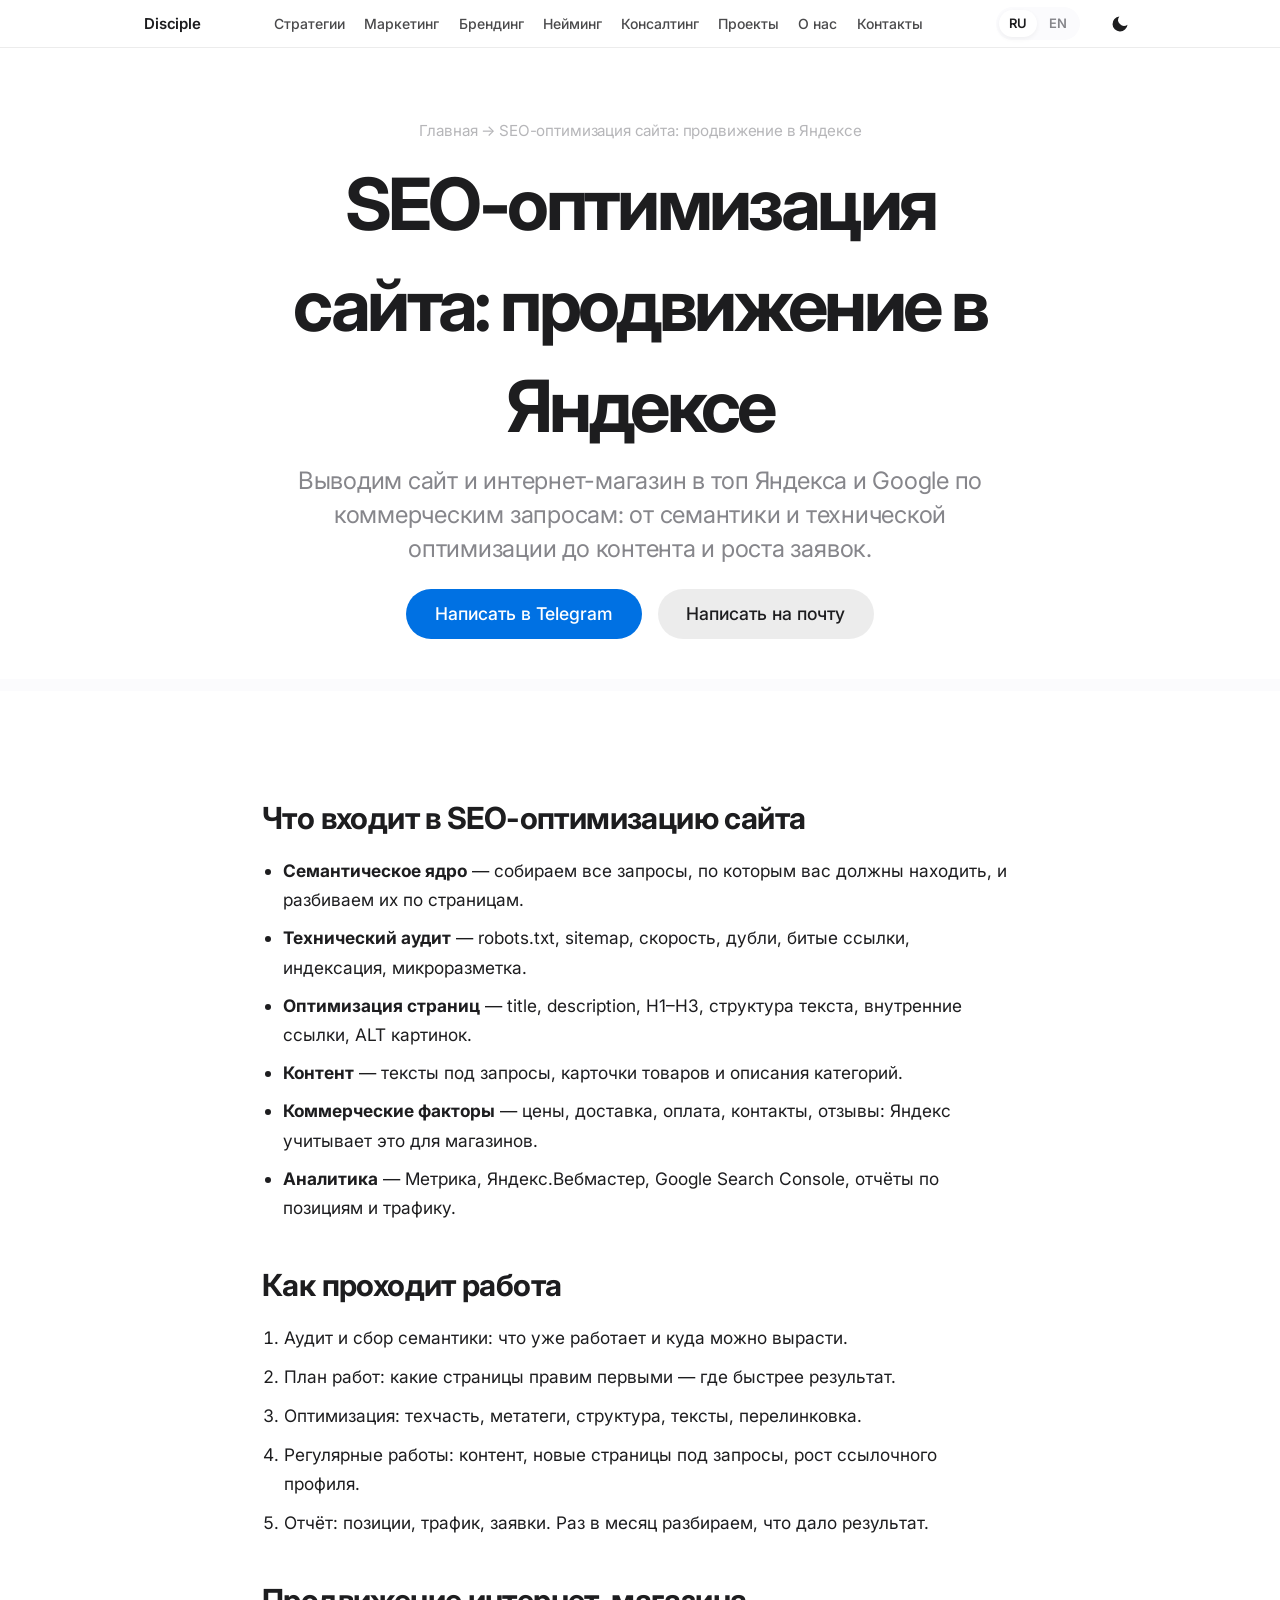
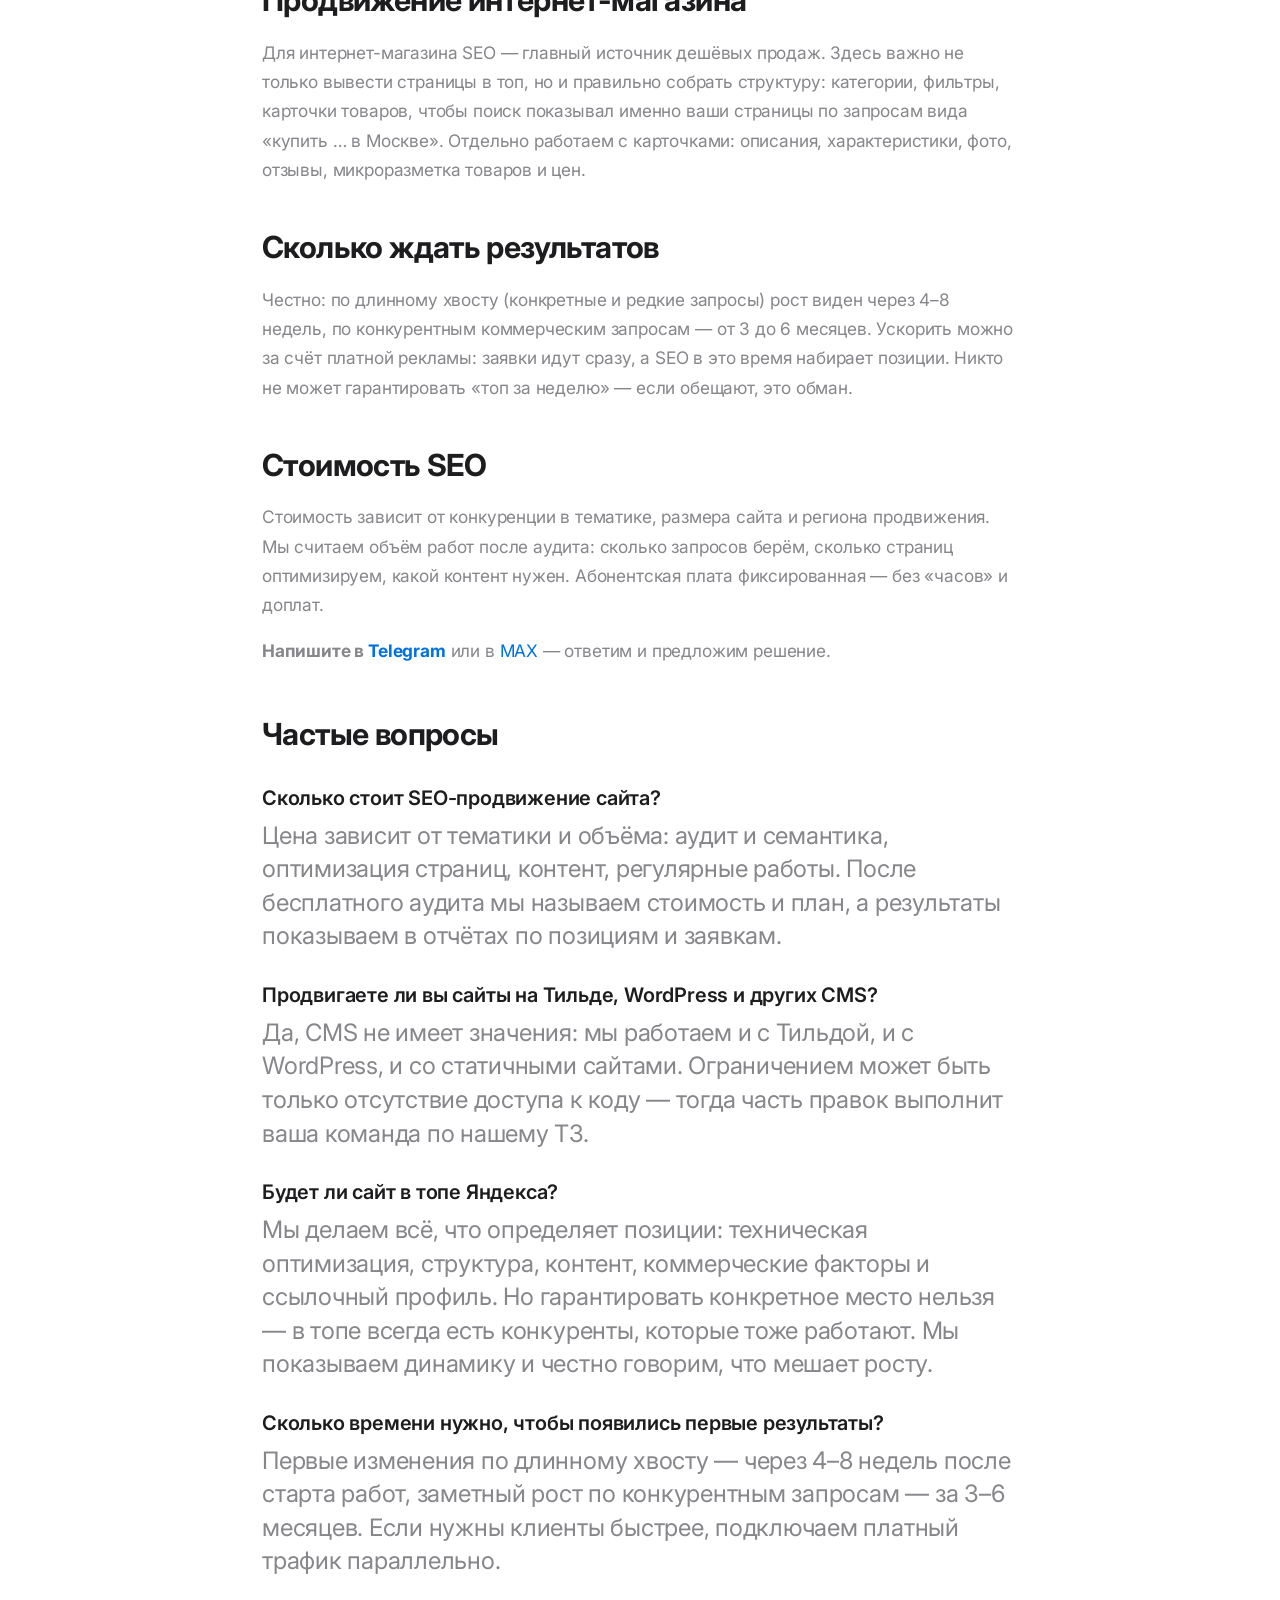
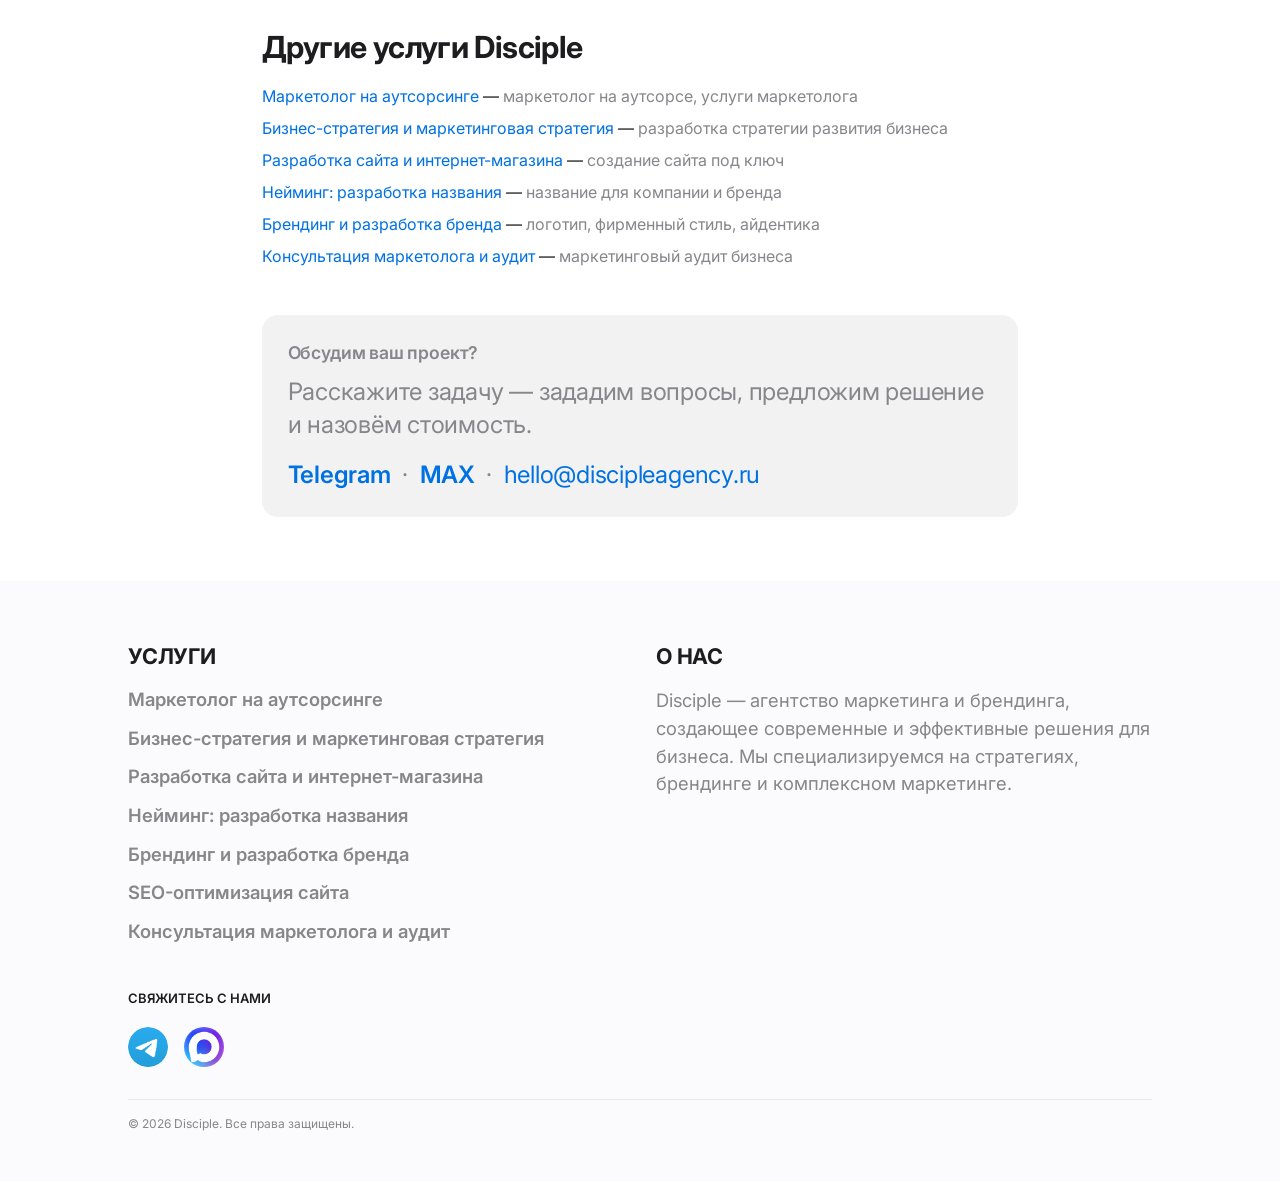
<file: seo.html>
<!DOCTYPE html>
<html lang="ru">
<head>
    <meta charset="UTF-8">
    <meta name="viewport" content="width=device-width, initial-scale=1.0">
    <title>SEO-оптимизация сайта и продвижение в Яндексе — Disciple</title>
    <meta name="description" content="SEO-оптимизация сайта и интернет-магазина: семантика, техническая оптимизация, метатеги, контент, рост позиций в Яндексе и Google. Работаем по всей России." />
    <link rel="canonical" href="https://discipleagency.ru/seo.html" />
    <meta name="robots" content="index, follow, max-image-preview:large" />
    <meta property="og:type" content="website" />
    <meta property="og:site_name" content="Disciple" />
    <meta property="og:locale" content="ru_RU" />
    <meta property="og:title" content="SEO-оптимизация сайта и продвижение в Яндексе — Disciple" />
    <meta property="og:description" content="SEO-оптимизация сайта и интернет-магазина: семантика, техническая оптимизация, метатеги, контент, рост позиций в Яндексе и Google. Работаем по всей России." />
    <meta property="og:url" content="https://discipleagency.ru/seo.html" />
    <meta property="og:image" content="https://discipleagency.ru/public/images/og-disciple.png" />
    <meta name="twitter:card" content="summary_large_image" />
    <link rel="stylesheet" href="styles.css">
    <link href="https://fonts.googleapis.com/css2?family=Inter:wght@400;500;600;700&display=swap" rel="stylesheet">
<!-- Yandex.Metrika counter -->
        <script type="text/javascript">
            (function(m,e,t,r,i,k,a){
                m[i]=m[i]||function(){(m[i].a=m[i].a||[]).push(arguments)};
                m[i].l=1*new Date();
                for (var j = 0; j < document.scripts.length; j++) {if (document.scripts[j].src === r) { return; }}
                    k=e.createElement(t),a=e.getElementsByTagName(t)[0],k.async=1,k.src=r,a.parentNode.insertBefore(k,a)
            })(window, document,'script','https://mc.yandex.ru/metrika/tag.js?id=109116186', 'ym');
            ym(109116186, 'init', {ssr:true, webvisor:true, clickmap:true, ecommerce:"dataLayer", referrer: document.referrer, url: location.href, accurateTrackBounce:true, trackLinks:true});        
        </script>
        <noscript><div><img src="https://mc.yandex.ru/watch/109116186" style="position:absolute; left:-9999px;" alt="" /></div></noscript>
<!-- /Yandex.Metrika counter -->
    <script type="application/ld+json">
{
  "@context": "https://schema.org",
  "@type": "Service",
  "name": "SEO-оптимизация и продвижение сайта",
  "description": "SEO-продвижение сайтов и интернет-магазинов: семантическое ядро, техническая оптимизация, метатеги, структура, контент под запросы, аналитика позиций.",
  "serviceType": "SEO-оптимизация и продвижение сайта",
  "url": "https://discipleagency.ru/seo.html",
  "provider": {
    "@type": "Organization",
    "name": "Disciple",
    "url": "https://discipleagency.ru/",
    "email": "hello@discipleagency.ru"
  },
  "areaServed": [
    {
      "@type": "Country",
      "name": "Россия"
    }
  ]
}
    </script>
    <script type="application/ld+json">
{
  "@context": "https://schema.org",
  "@type": "BreadcrumbList",
  "itemListElement": [
    {
      "@type": "ListItem",
      "position": 1,
      "name": "Главная",
      "item": "https://discipleagency.ru/"
    },
    {
      "@type": "ListItem",
      "position": 2,
      "name": "SEO-оптимизация и продвижение сайта",
      "item": "https://discipleagency.ru/seo.html"
    }
  ]
}
    </script>
    <script type="application/ld+json">
{
  "@context": "https://schema.org",
  "@type": "FAQPage",
  "mainEntity": [
    {
      "@type": "Question",
      "name": "Сколько стоит SEO-продвижение сайта?",
      "acceptedAnswer": {
        "@type": "Answer",
        "text": "Цена зависит от тематики и объёма: аудит и семантика, оптимизация страниц, контент, регулярные работы. После бесплатного аудита мы называем стоимость и план, а результаты показываем в отчётах по позициям и заявкам."
      }
    },
    {
      "@type": "Question",
      "name": "Продвигаете ли вы сайты на Тильде, WordPress и других CMS?",
      "acceptedAnswer": {
        "@type": "Answer",
        "text": "Да, CMS не имеет значения: мы работаем и с Тильдой, и с WordPress, и со статичными сайтами. Ограничением может быть только отсутствие доступа к коду — тогда часть правок выполнит ваша команда по нашему ТЗ."
      }
    },
    {
      "@type": "Question",
      "name": "Будет ли сайт в топе Яндекса?",
      "acceptedAnswer": {
        "@type": "Answer",
        "text": "Мы делаем всё, что определяет позиции: техническая оптимизация, структура, контент, коммерческие факторы и ссылочный профиль. Но гарантировать конкретное место нельзя — в топе всегда есть конкуренты, которые тоже работают. Мы показываем динамику и честно говорим, что мешает росту."
      }
    },
    {
      "@type": "Question",
      "name": "Сколько времени нужно, чтобы появились первые результаты?",
      "acceptedAnswer": {
        "@type": "Answer",
        "text": "Первые изменения по длинному хвосту — через 4–8 недель после старта работ, заметный рост по конкурентным запросам — за 3–6 месяцев. Если нужны клиенты быстрее, подключаем платный трафик параллельно."
      }
    }
  ]
}
    </script>
</head>
<body class="fade-in-page">
    <header class="navbar">
        <div class="navbar-container">
            <a href="index.html" class="logo">Disciple</a>
            <nav class="nav-links">
                <a href="index.html#strategies">Стратегии</a>
                <a href="index.html#marketing">Маркетинг</a>
                <a href="index.html#branding">Брендинг</a>
                <a href="index.html#naming">Нейминг</a>
                <a href="index.html#consulting">Консалтинг</a>
                <a href="index.html#projects">Проекты</a>
                <a href="#" >О нас</a>
                <a href="#contact">Контакты</a>
            </nav>
            <div class="header-controls">
                <div class="lang-switch">
                    <a href="index.html" class="active">RU</a>
                    <a href="index-en.html">EN</a>
                </div>
                <button class="theme-toggle" id="themeToggle" aria-label="Переключить тему">
                    <svg class="moon-icon" width="20" height="20" viewBox="0 0 24 24" fill="currentColor"><path d="M21 12.79A9 9 0 1 1 11.21 3 7 7 0 0 0 21 12.79z"></path></svg>
                    <svg class="sun-icon" width="20" height="20" viewBox="0 0 24 24" fill="none" stroke="currentColor" stroke-width="2"><circle cx="12" cy="12" r="5"></circle><line x1="12" y1="1" x2="12" y2="3"></line><line x1="12" y1="21" x2="12" y2="23"></line><line x1="4.22" y1="4.22" x2="5.64" y2="5.64"></line><line x1="18.36" y1="18.36" x2="19.78" y2="19.78"></line><line x1="1" y1="12" x2="3" y2="12"></line><line x1="21" y1="12" x2="23" y2="12"></line><line x1="4.22" y1="19.78" x2="5.64" y2="18.36"></line><line x1="18.36" y1="5.64" x2="19.78" y2="4.22"></line></svg>
                </button>
                <div class="menu-toggle">
                    <span></span><span></span><span></span>
                </div>
            </div>
        </div>
    </header>

    
    <main class="fade-in-content">
        <section class="apple-section title">
            <div class="section-hero">
                <p style="font-size:.95rem;opacity:.6;margin:0 0 .8rem;"><a href="index.html" style="color:inherit;text-decoration:none;">Главная</a> → SEO-оптимизация сайта: продвижение в Яндексе</p>
                <h1>SEO-оптимизация сайта: продвижение в Яндексе</h1>
                <p>Выводим сайт и интернет-магазин в топ Яндекса и Google по коммерческим запросам: от семантики и технической оптимизации до контента и роста заявок.</p>
                <div class="action-buttons">
                    <a class="btn btn-primary" href="https://t.me/natan_anderson" target="_blank" rel="noopener">Написать в Telegram</a>
                    <a class="btn" href="mailto:hello@discipleagency.ru" style="background:rgba(125,125,125,.15);color:var(--text-black);">Написать на почту</a>
                </div>
            </div>
        </section>
        <section class="apple-section static-section">
            <div class="service-text-wrapper" style="max-width:820px;margin:0 auto;padding:1rem 2rem 4rem;text-align:left;">
            <h2 style="font-size:1.9rem;font-weight:700;letter-spacing:-.02em;margin:2.6rem 0 1rem;">Что входит в SEO-оптимизацию сайта</h2>
            <ul style="font-size:1.08rem;line-height:1.7;padding-left:1.3rem;margin:0 0 1.2rem;">
                <li style="margin-bottom:.55rem;"><b>Семантическое ядро</b> — собираем все запросы, по которым вас должны находить, и разбиваем их по страницам.</li>
                <li style="margin-bottom:.55rem;"><b>Технический аудит</b> — robots.txt, sitemap, скорость, дубли, битые ссылки, индексация, микроразметка.</li>
                <li style="margin-bottom:.55rem;"><b>Оптимизация страниц</b> — title, description, H1–H3, структура текста, внутренние ссылки, ALT картинок.</li>
                <li style="margin-bottom:.55rem;"><b>Контент</b> — тексты под запросы, карточки товаров и описания категорий.</li>
                <li style="margin-bottom:.55rem;"><b>Коммерческие факторы</b> — цены, доставка, оплата, контакты, отзывы: Яндекс учитывает это для магазинов.</li>
                <li style="margin-bottom:.55rem;"><b>Аналитика</b> — Метрика, Яндекс.Вебмастер, Google Search Console, отчёты по позициям и трафику.</li>
            </ul>
            <h2 style="font-size:1.9rem;font-weight:700;letter-spacing:-.02em;margin:2.6rem 0 1rem;">Как проходит работа</h2>
            <ol style="font-size:1.08rem;line-height:1.7;padding-left:1.4rem;margin:0 0 1.2rem;">
                <li style="margin-bottom:.6rem;">Аудит и сбор семантики: что уже работает и куда можно вырасти.</li>
                <li style="margin-bottom:.6rem;">План работ: какие страницы правим первыми — где быстрее результат.</li>
                <li style="margin-bottom:.6rem;">Оптимизация: техчасть, метатеги, структура, тексты, перелинковка.</li>
                <li style="margin-bottom:.6rem;">Регулярные работы: контент, новые страницы под запросы, рост ссылочного профиля.</li>
                <li style="margin-bottom:.6rem;">Отчёт: позиции, трафик, заявки. Раз в месяц разбираем, что дало результат.</li>
            </ol>
            <h2 style="font-size:1.9rem;font-weight:700;letter-spacing:-.02em;margin:2.6rem 0 1rem;">Продвижение интернет-магазина</h2>
            <p style="font-size:1.08rem;line-height:1.7;margin:0 0 1rem;">Для интернет-магазина SEO — главный источник дешёвых продаж. Здесь важно не только вывести страницы в топ, но и правильно собрать структуру: категории, фильтры, карточки товаров, чтобы поиск показывал именно ваши страницы по запросам вида «купить … в Москве». Отдельно работаем с карточками: описания, характеристики, фото, отзывы, микроразметка товаров и цен.</p>
            <h2 style="font-size:1.9rem;font-weight:700;letter-spacing:-.02em;margin:2.6rem 0 1rem;">Сколько ждать результатов</h2>
            <p style="font-size:1.08rem;line-height:1.7;margin:0 0 1rem;">Честно: по длинному хвосту (конкретные и редкие запросы) рост виден через 4–8 недель, по конкурентным коммерческим запросам — от 3 до 6 месяцев. Ускорить можно за счёт платной рекламы: заявки идут сразу, а SEO в это время набирает позиции. Никто не может гарантировать «топ за неделю» — если обещают, это обман.</p>
            <h2 style="font-size:1.9rem;font-weight:700;letter-spacing:-.02em;margin:2.6rem 0 1rem;">Стоимость SEO</h2>
            <p style="font-size:1.08rem;line-height:1.7;margin:0 0 1rem;">Стоимость зависит от конкуренции в тематике, размера сайта и региона продвижения. Мы считаем объём работ после аудита: сколько запросов берём, сколько страниц оптимизируем, какой контент нужен. Абонентская плата фиксированная — без «часов» и доплат.</p>
            <p style="font-size:1.08rem;line-height:1.7;margin:0 0 1rem;"><b>Напишите в <a href="https://t.me/natan_anderson" style="color:#0071e3;text-decoration:none;">Telegram</a></b> или в <a href="https://max.ru/u/f9LHodD0cOK2ohU6UWMUIdOQGYH06No6xibVzCJrrPnC4aJIppUf8dnTX9w" style="color:#0071e3;text-decoration:none;">MAX</a> — ответим и предложим решение.</p>
            <h2 style="font-size:1.9rem;font-weight:700;letter-spacing:-.02em;margin:3rem 0 1rem;">Частые вопросы</h2>
            <h3 style="font-size:1.25rem;font-weight:600;margin:1.8rem 0 .5rem;">Сколько стоит SEO-продвижение сайта?</h3>
            <p style="margin:0 0 .4rem;">Цена зависит от тематики и объёма: аудит и семантика, оптимизация страниц, контент, регулярные работы. После бесплатного аудита мы называем стоимость и план, а результаты показываем в отчётах по позициям и заявкам.</p>
            <h3 style="font-size:1.25rem;font-weight:600;margin:1.8rem 0 .5rem;">Продвигаете ли вы сайты на Тильде, WordPress и других CMS?</h3>
            <p style="margin:0 0 .4rem;">Да, CMS не имеет значения: мы работаем и с Тильдой, и с WordPress, и со статичными сайтами. Ограничением может быть только отсутствие доступа к коду — тогда часть правок выполнит ваша команда по нашему ТЗ.</p>
            <h3 style="font-size:1.25rem;font-weight:600;margin:1.8rem 0 .5rem;">Будет ли сайт в топе Яндекса?</h3>
            <p style="margin:0 0 .4rem;">Мы делаем всё, что определяет позиции: техническая оптимизация, структура, контент, коммерческие факторы и ссылочный профиль. Но гарантировать конкретное место нельзя — в топе всегда есть конкуренты, которые тоже работают. Мы показываем динамику и честно говорим, что мешает росту.</p>
            <h3 style="font-size:1.25rem;font-weight:600;margin:1.8rem 0 .5rem;">Сколько времени нужно, чтобы появились первые результаты?</h3>
            <p style="margin:0 0 .4rem;">Первые изменения по длинному хвосту — через 4–8 недель после старта работ, заметный рост по конкурентным запросам — за 3–6 месяцев. Если нужны клиенты быстрее, подключаем платный трафик параллельно.</p>
            <h2 style="font-size:1.9rem;font-weight:700;letter-spacing:-.02em;margin:3rem 0 1rem;">Другие услуги Disciple</h2>
            <ul style="list-style:none;padding:0;margin:0;">
                <li style="margin-bottom:.6rem;"><a href="marketolog.html" style="color:#0071e3;text-decoration:none;">Маркетолог на аутсорсинге</a> — <span style="color:var(--text-gray);">маркетолог на аутсорсе, услуги маркетолога</span></li>
                <li style="margin-bottom:.6rem;"><a href="strategiya.html" style="color:#0071e3;text-decoration:none;">Бизнес-стратегия и маркетинговая стратегия</a> — <span style="color:var(--text-gray);">разработка стратегии развития бизнеса</span></li>
                <li style="margin-bottom:.6rem;"><a href="razrabotka-sajtov.html" style="color:#0071e3;text-decoration:none;">Разработка сайта и интернет-магазина</a> — <span style="color:var(--text-gray);">создание сайта под ключ</span></li>
                <li style="margin-bottom:.6rem;"><a href="nejming.html" style="color:#0071e3;text-decoration:none;">Нейминг: разработка названия</a> — <span style="color:var(--text-gray);">название для компании и бренда</span></li>
                <li style="margin-bottom:.6rem;"><a href="brending.html" style="color:#0071e3;text-decoration:none;">Брендинг и разработка бренда</a> — <span style="color:var(--text-gray);">логотип, фирменный стиль, айдентика</span></li>
                <li style="margin-bottom:.6rem;"><a href="konsalting.html" style="color:#0071e3;text-decoration:none;">Консультация маркетолога и аудит</a> — <span style="color:var(--text-gray);">маркетинговый аудит бизнеса</span></li>
            </ul>

            <div style="margin:3rem 0 0;padding:1.6rem;border-radius:16px;background:rgba(125,125,125,.10);">
                <p style="margin:0 0 .6rem;font-weight:600;font-size:1.1rem;">Обсудим ваш проект?</p>
                <p style="margin:0 0 1rem;">Расскажите задачу — зададим вопросы, предложим решение и назовём стоимость.</p>
                <p style="margin:0;"><a href="https://t.me/natan_anderson" style="color:#0071e3;text-decoration:none;font-weight:600;">Telegram</a>
                &nbsp;·&nbsp; <a href="https://max.ru/u/f9LHodD0cOK2ohU6UWMUIdOQGYH06No6xibVzCJrrPnC4aJIppUf8dnTX9w" style="color:#0071e3;text-decoration:none;font-weight:600;">MAX</a>
                &nbsp;·&nbsp; <a href="mailto:hello@discipleagency.ru" style="color:#0071e3;text-decoration:none;">hello@discipleagency.ru</a></p>
            </div>
            </div>
        </section>
    </main>
<footer id="contact" class="apple-footer">
        <div class="footer-content">
            <div class="footer-col" style="text-align:left;">
                <h4 style="font-size:1.35rem;font-weight:700;letter-spacing:-.01em;margin-bottom:1rem;">УСЛУГИ</h4>
                <p style="margin:0 0 .8rem;"><a href="marketolog.html" style="color:inherit;text-decoration:none;font-size:1.15rem;font-weight:600;line-height:1.4;display:inline-block;">Маркетолог на аутсорсинге</a></p>
                <p style="margin:0 0 .8rem;"><a href="strategiya.html" style="color:inherit;text-decoration:none;font-size:1.15rem;font-weight:600;line-height:1.4;display:inline-block;">Бизнес-стратегия и маркетинговая стратегия</a></p>
                <p style="margin:0 0 .8rem;"><a href="razrabotka-sajtov.html" style="color:inherit;text-decoration:none;font-size:1.15rem;font-weight:600;line-height:1.4;display:inline-block;">Разработка сайта и интернет-магазина</a></p>
                <p style="margin:0 0 .8rem;"><a href="nejming.html" style="color:inherit;text-decoration:none;font-size:1.15rem;font-weight:600;line-height:1.4;display:inline-block;">Нейминг: разработка названия</a></p>
                <p style="margin:0 0 .8rem;"><a href="brending.html" style="color:inherit;text-decoration:none;font-size:1.15rem;font-weight:600;line-height:1.4;display:inline-block;">Брендинг и разработка бренда</a></p>
                <p style="margin:0 0 .8rem;"><a href="seo.html" style="color:inherit;text-decoration:none;font-size:1.15rem;font-weight:600;line-height:1.4;display:inline-block;">SEO-оптимизация сайта</a></p>
                <p style="margin:0 0 .8rem;"><a href="konsalting.html" style="color:inherit;text-decoration:none;font-size:1.15rem;font-weight:600;line-height:1.4;display:inline-block;">Консультация маркетолога и аудит</a></p>
            </div>

            <div id="about" class="footer-col">
                <h4 data-i18n="footer.about_title" style="font-size:1.35rem;font-weight:700;letter-spacing:-.01em;margin-bottom:1rem;">О НАС</h4>
                <p data-i18n="footer.about_text" style="font-size:1.15rem;line-height:1.5;margin:0;">Disciple — агентство маркетинга и брендинга, создающее современные и эффективные решения для бизнеса. Мы специализируемся на стратегиях, брендинге и комплексном маркетинге.</p>
            </div>
            <div id="social" class="footer-col" style="text-align: left;">
                <h4 data-i18n="footer.contact_title">СВЯЖИТЕСЬ С НАМИ</h4>
                <div class="social-links" style="justify-content: flex-start; align-items: flex-start; display: flex; flex-direction: column; gap: 1rem;">

                    <div style="display: flex; gap: 1rem; align-items: center; margin-top: 0.5rem;" class="footer-icons">
                        <a href="https://t.me/natan_anderson" target="_blank" aria-label="Telegram" class="social-icon" style="display:flex; justify-content:center; align-items:center; transition:transform 0.3s; width:40px; height:40px; overflow:hidden; border-radius:50%;"><img src="./public/images/tg.png" alt="Telegram" style="width:100%; height:100%; object-fit:contain;"></a>
                        <a href="https://max.ru/u/f9LHodD0cOK2ohU6UWMUIdOQGYH06No6xibVzCJrrPnC4aJIppUf8dnTX9w" target="_blank" aria-label="MAKS" class="social-icon" style="display:flex; justify-content:center; align-items:center; transition:transform 0.3s; width:40px; height:40px; overflow:hidden; border-radius:50%;"><img src="./public/images/max.png" alt="MAX" style="width:100%; height:100%; object-fit:contain;"></a>
                    </div>
                </div>
            </div>
        </div>
        
<div class="footer-bottom">
            <p data-i18n="footer.copyright">&copy; 2026 Disciple. Все права защищены.</p>
        </div>
    </footer>
    <script src="script.js"></script>
</body>
</html>
</file>
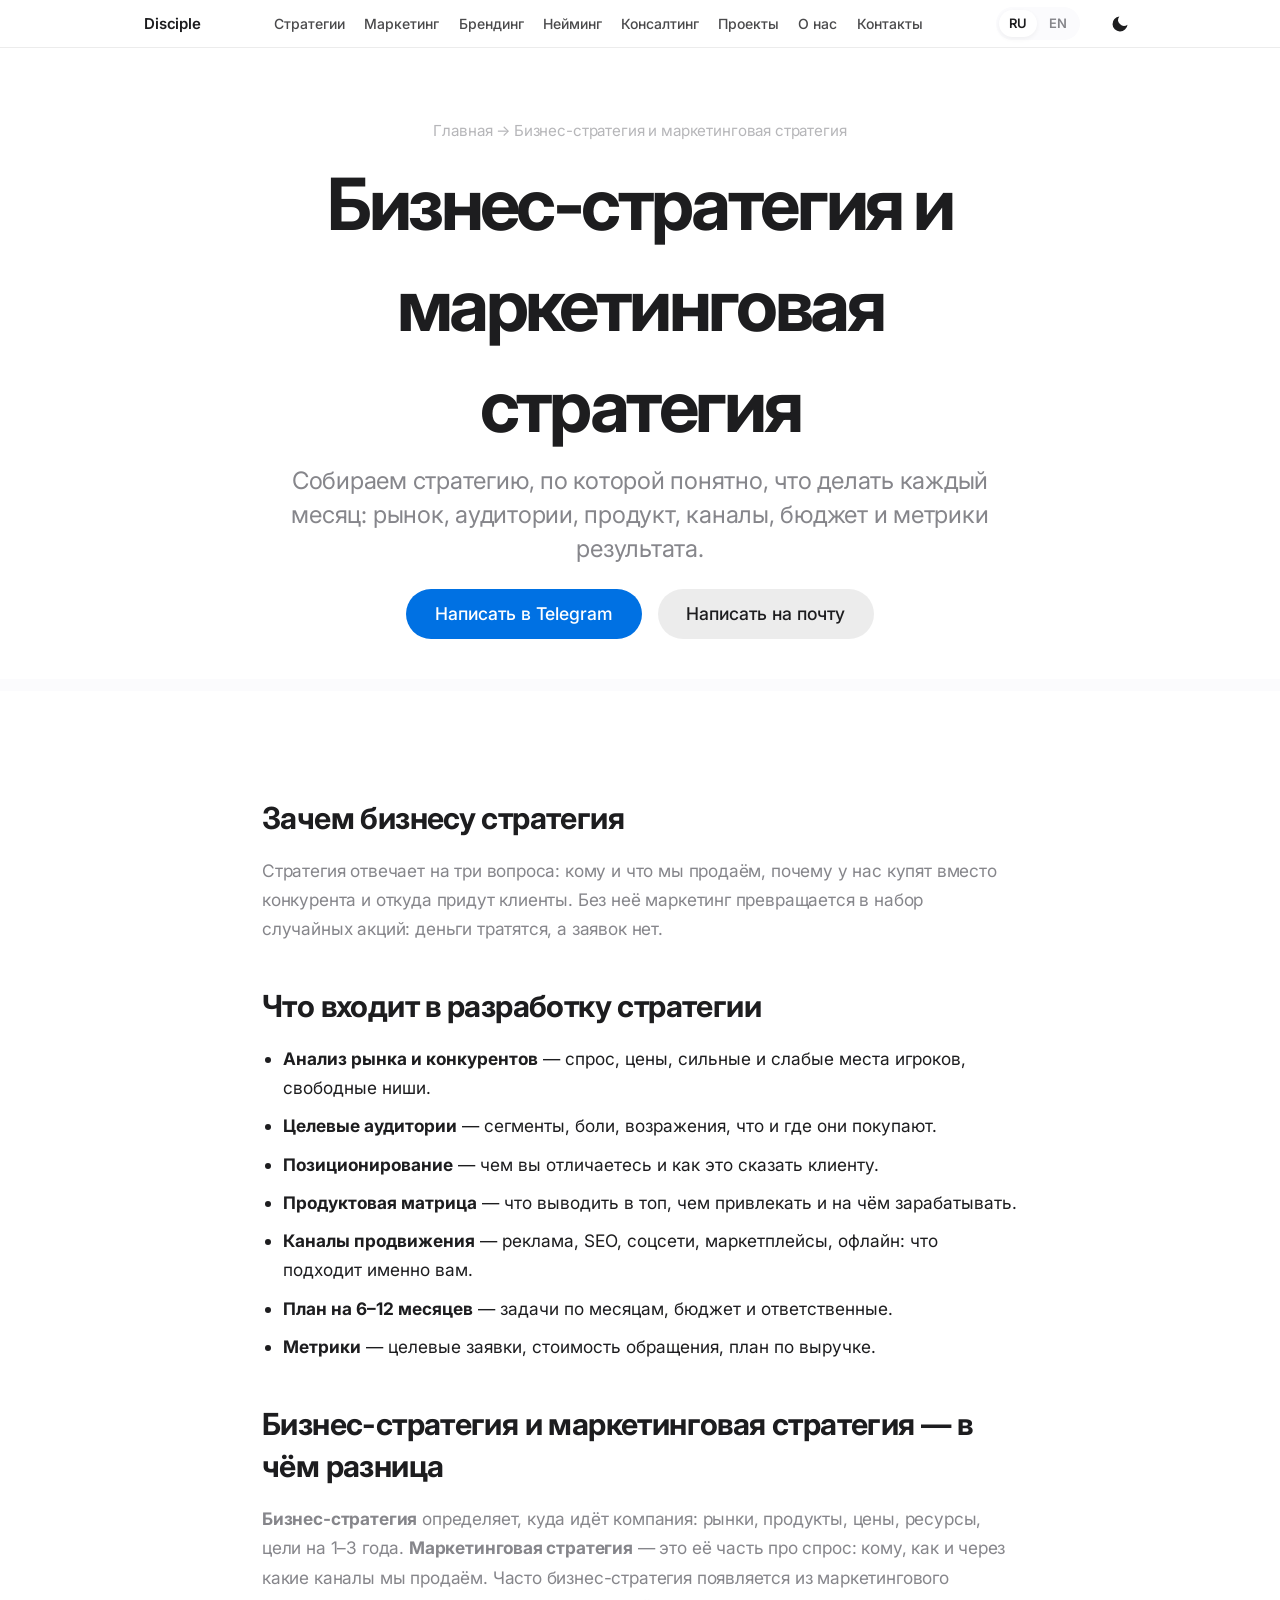
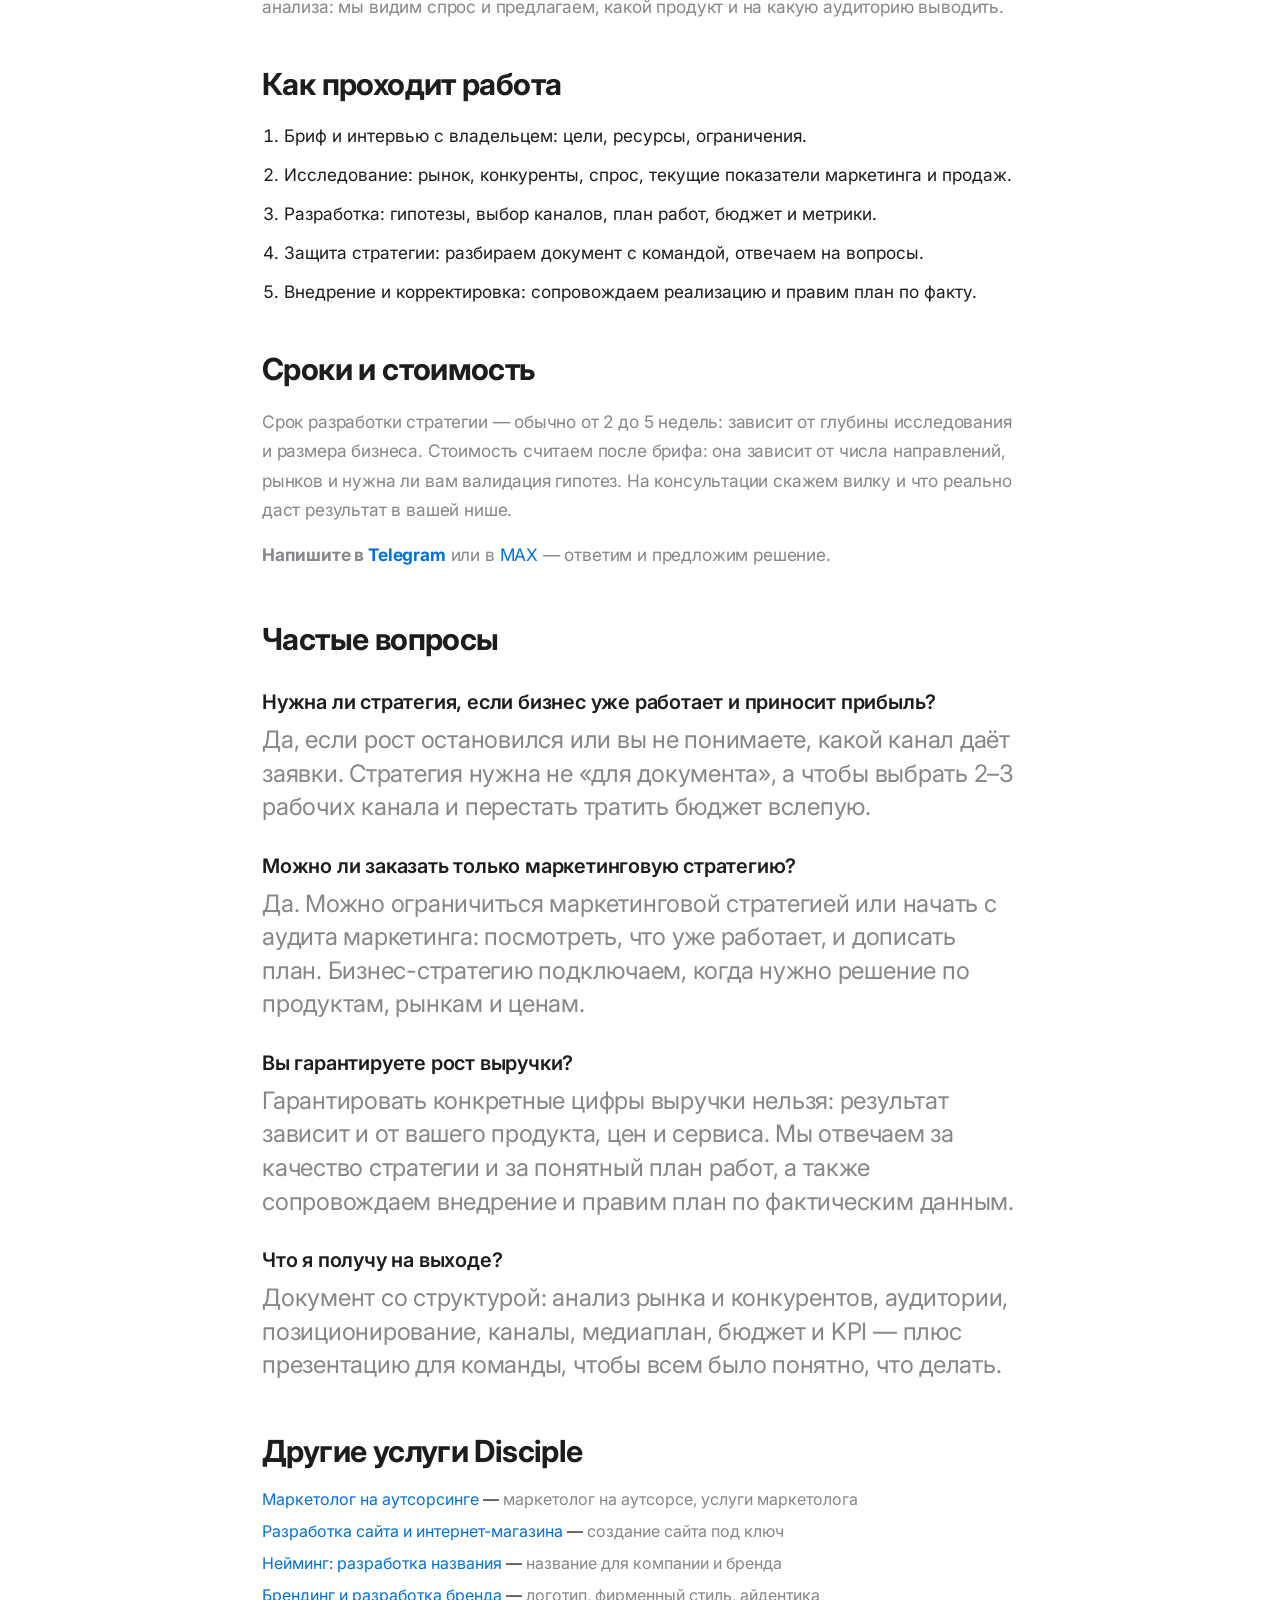
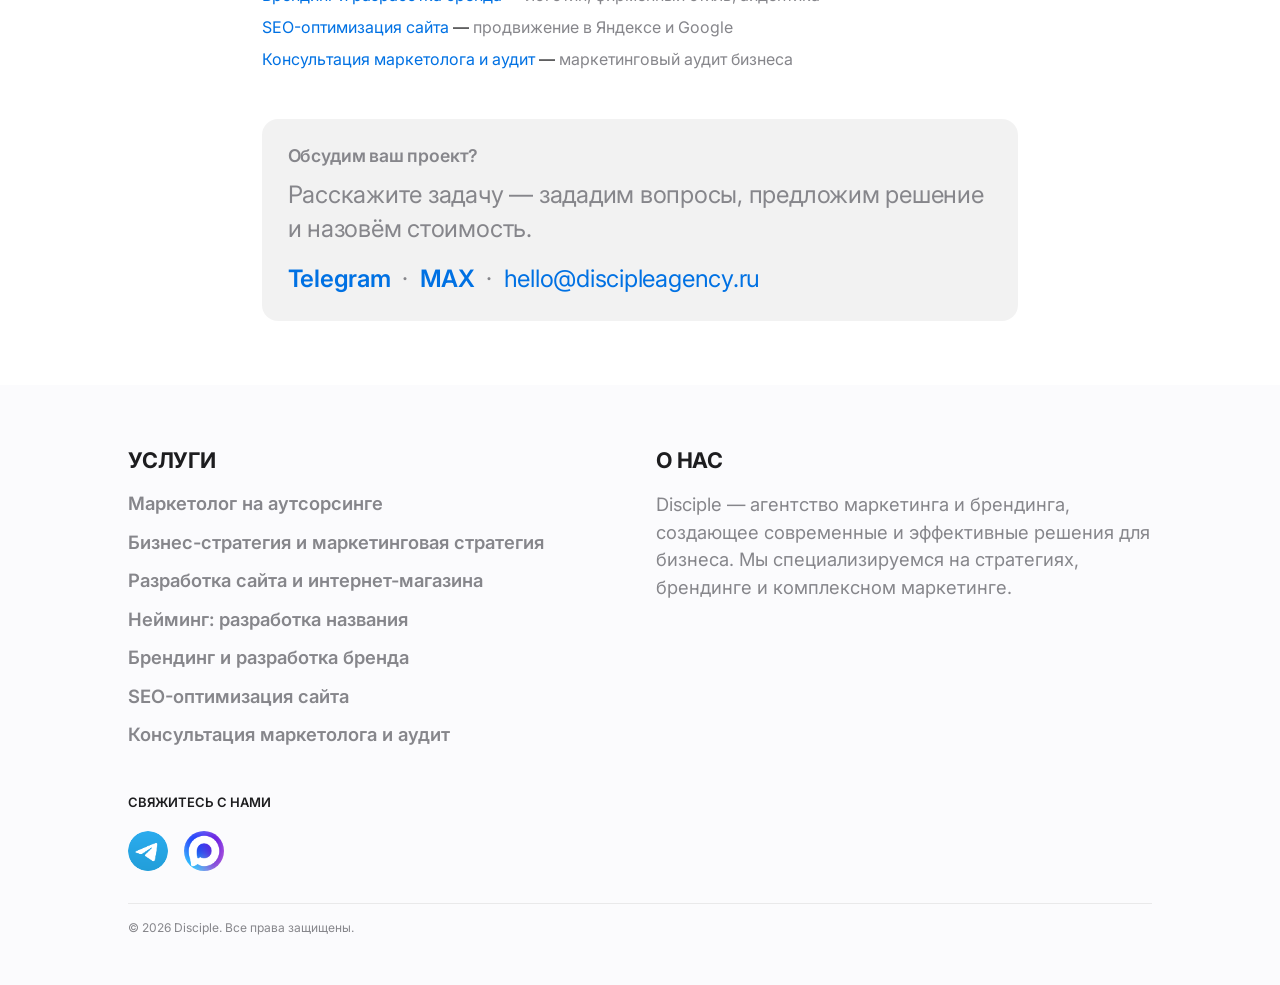
<file: strategiya.html>
<!DOCTYPE html>
<html lang="ru">
<head>
    <meta charset="UTF-8">
    <meta name="viewport" content="width=device-width, initial-scale=1.0">
    <title>Разработка бизнес-стратегии и маркетинговой стратегии для бизнеса | Disciple</title>
    <meta name="description" content="Разрабатываем бизнес-стратегию и маркетинговую стратегию: анализ рынка, аудитории, каналы продвижения и план на 6–12 месяцев. Работаем по всей России." />
    <link rel="canonical" href="https://discipleagency.ru/strategiya.html" />
    <meta name="robots" content="index, follow, max-image-preview:large" />
    <meta property="og:type" content="website" />
    <meta property="og:site_name" content="Disciple" />
    <meta property="og:locale" content="ru_RU" />
    <meta property="og:title" content="Разработка бизнес-стратегии и маркетинговой стратегии для бизнеса | Disciple" />
    <meta property="og:description" content="Разрабатываем бизнес-стратегию и маркетинговую стратегию: анализ рынка, аудитории, каналы продвижения и план на 6–12 месяцев. Работаем по всей России." />
    <meta property="og:url" content="https://discipleagency.ru/strategiya.html" />
    <meta property="og:image" content="https://discipleagency.ru/public/images/og-disciple.png" />
    <meta name="twitter:card" content="summary_large_image" />
    <link rel="stylesheet" href="styles.css">
    <link href="https://fonts.googleapis.com/css2?family=Inter:wght@400;500;600;700&display=swap" rel="stylesheet">
<!-- Yandex.Metrika counter -->
        <script type="text/javascript">
            (function(m,e,t,r,i,k,a){
                m[i]=m[i]||function(){(m[i].a=m[i].a||[]).push(arguments)};
                m[i].l=1*new Date();
                for (var j = 0; j < document.scripts.length; j++) {if (document.scripts[j].src === r) { return; }}
                    k=e.createElement(t),a=e.getElementsByTagName(t)[0],k.async=1,k.src=r,a.parentNode.insertBefore(k,a)
            })(window, document,'script','https://mc.yandex.ru/metrika/tag.js?id=109116186', 'ym');
            ym(109116186, 'init', {ssr:true, webvisor:true, clickmap:true, ecommerce:"dataLayer", referrer: document.referrer, url: location.href, accurateTrackBounce:true, trackLinks:true});        
        </script>
        <noscript><div><img src="https://mc.yandex.ru/watch/109116186" style="position:absolute; left:-9999px;" alt="" /></div></noscript>
<!-- /Yandex.Metrika counter -->
    <script type="application/ld+json">
{
  "@context": "https://schema.org",
  "@type": "Service",
  "name": "Разработка бизнес-стратегии и маркетинговой стратегии",
  "description": "Разработка бизнес- и маркетинговых стратегий: анализ рынка и конкурентов, целевые аудитории, продуктовая матрица, каналы продвижения, план на 6–12 месяцев.",
  "serviceType": "Разработка бизнес-стратегии и маркетинговой стратегии",
  "url": "https://discipleagency.ru/strategiya.html",
  "provider": {
    "@type": "Organization",
    "name": "Disciple",
    "url": "https://discipleagency.ru/",
    "email": "hello@discipleagency.ru"
  },
  "areaServed": [
    {
      "@type": "Country",
      "name": "Россия"
    }
  ]
}
    </script>
    <script type="application/ld+json">
{
  "@context": "https://schema.org",
  "@type": "BreadcrumbList",
  "itemListElement": [
    {
      "@type": "ListItem",
      "position": 1,
      "name": "Главная",
      "item": "https://discipleagency.ru/"
    },
    {
      "@type": "ListItem",
      "position": 2,
      "name": "Разработка бизнес-стратегии и маркетинговой стратегии",
      "item": "https://discipleagency.ru/strategiya.html"
    }
  ]
}
    </script>
    <script type="application/ld+json">
{
  "@context": "https://schema.org",
  "@type": "FAQPage",
  "mainEntity": [
    {
      "@type": "Question",
      "name": "Нужна ли стратегия, если бизнес уже работает и приносит прибыль?",
      "acceptedAnswer": {
        "@type": "Answer",
        "text": "Да, если рост остановился или вы не понимаете, какой канал даёт заявки. Стратегия нужна не «для документа», а чтобы выбрать 2–3 рабочих канала и перестать тратить бюджет вслепую."
      }
    },
    {
      "@type": "Question",
      "name": "Можно ли заказать только маркетинговую стратегию?",
      "acceptedAnswer": {
        "@type": "Answer",
        "text": "Да. Можно ограничиться маркетинговой стратегией или начать с аудита маркетинга: посмотреть, что уже работает, и дописать план. Бизнес-стратегию подключаем, когда нужно решение по продуктам, рынкам и ценам."
      }
    },
    {
      "@type": "Question",
      "name": "Вы гарантируете рост выручки?",
      "acceptedAnswer": {
        "@type": "Answer",
        "text": "Гарантировать конкретные цифры выручки нельзя: результат зависит и от вашего продукта, цен и сервиса. Мы отвечаем за качество стратегии и за понятный план работ, а также сопровождаем внедрение и правим план по фактическим данным."
      }
    },
    {
      "@type": "Question",
      "name": "Что я получу на выходе?",
      "acceptedAnswer": {
        "@type": "Answer",
        "text": "Документ со структурой: анализ рынка и конкурентов, аудитории, позиционирование, каналы, медиаплан, бюджет и KPI — плюс презентацию для команды, чтобы всем было понятно, что делать."
      }
    }
  ]
}
    </script>
</head>
<body class="fade-in-page">
    <header class="navbar">
        <div class="navbar-container">
            <a href="index.html" class="logo">Disciple</a>
            <nav class="nav-links">
                <a href="index.html#strategies">Стратегии</a>
                <a href="index.html#marketing">Маркетинг</a>
                <a href="index.html#branding">Брендинг</a>
                <a href="index.html#naming">Нейминг</a>
                <a href="index.html#consulting">Консалтинг</a>
                <a href="index.html#projects">Проекты</a>
                <a href="#" >О нас</a>
                <a href="#contact">Контакты</a>
            </nav>
            <div class="header-controls">
                <div class="lang-switch">
                    <a href="index.html" class="active">RU</a>
                    <a href="index-en.html">EN</a>
                </div>
                <button class="theme-toggle" id="themeToggle" aria-label="Переключить тему">
                    <svg class="moon-icon" width="20" height="20" viewBox="0 0 24 24" fill="currentColor"><path d="M21 12.79A9 9 0 1 1 11.21 3 7 7 0 0 0 21 12.79z"></path></svg>
                    <svg class="sun-icon" width="20" height="20" viewBox="0 0 24 24" fill="none" stroke="currentColor" stroke-width="2"><circle cx="12" cy="12" r="5"></circle><line x1="12" y1="1" x2="12" y2="3"></line><line x1="12" y1="21" x2="12" y2="23"></line><line x1="4.22" y1="4.22" x2="5.64" y2="5.64"></line><line x1="18.36" y1="18.36" x2="19.78" y2="19.78"></line><line x1="1" y1="12" x2="3" y2="12"></line><line x1="21" y1="12" x2="23" y2="12"></line><line x1="4.22" y1="19.78" x2="5.64" y2="18.36"></line><line x1="18.36" y1="5.64" x2="19.78" y2="4.22"></line></svg>
                </button>
                <div class="menu-toggle">
                    <span></span><span></span><span></span>
                </div>
            </div>
        </div>
    </header>

    
    <main class="fade-in-content">
        <section class="apple-section title">
            <div class="section-hero">
                <p style="font-size:.95rem;opacity:.6;margin:0 0 .8rem;"><a href="index.html" style="color:inherit;text-decoration:none;">Главная</a> → Бизнес-стратегия и маркетинговая стратегия</p>
                <h1>Бизнес-стратегия и маркетинговая стратегия</h1>
                <p>Собираем стратегию, по которой понятно, что делать каждый месяц: рынок, аудитории, продукт, каналы, бюджет и метрики результата.</p>
                <div class="action-buttons">
                    <a class="btn btn-primary" href="https://t.me/natan_anderson" target="_blank" rel="noopener">Написать в Telegram</a>
                    <a class="btn" href="mailto:hello@discipleagency.ru" style="background:rgba(125,125,125,.15);color:var(--text-black);">Написать на почту</a>
                </div>
            </div>
        </section>
        <section class="apple-section static-section">
            <div class="service-text-wrapper" style="max-width:820px;margin:0 auto;padding:1rem 2rem 4rem;text-align:left;">
            <h2 style="font-size:1.9rem;font-weight:700;letter-spacing:-.02em;margin:2.6rem 0 1rem;">Зачем бизнесу стратегия</h2>
            <p style="font-size:1.08rem;line-height:1.7;margin:0 0 1rem;">Стратегия отвечает на три вопроса: кому и что мы продаём, почему у нас купят вместо конкурента и откуда придут клиенты. Без неё маркетинг превращается в набор случайных акций: деньги тратятся, а заявок нет.</p>
            <h2 style="font-size:1.9rem;font-weight:700;letter-spacing:-.02em;margin:2.6rem 0 1rem;">Что входит в разработку стратегии</h2>
            <ul style="font-size:1.08rem;line-height:1.7;padding-left:1.3rem;margin:0 0 1.2rem;">
                <li style="margin-bottom:.55rem;"><b>Анализ рынка и конкурентов</b> — спрос, цены, сильные и слабые места игроков, свободные ниши.</li>
                <li style="margin-bottom:.55rem;"><b>Целевые аудитории</b> — сегменты, боли, возражения, что и где они покупают.</li>
                <li style="margin-bottom:.55rem;"><b>Позиционирование</b> — чем вы отличаетесь и как это сказать клиенту.</li>
                <li style="margin-bottom:.55rem;"><b>Продуктовая матрица</b> — что выводить в топ, чем привлекать и на чём зарабатывать.</li>
                <li style="margin-bottom:.55rem;"><b>Каналы продвижения</b> — реклама, SEO, соцсети, маркетплейсы, офлайн: что подходит именно вам.</li>
                <li style="margin-bottom:.55rem;"><b>План на 6–12 месяцев</b> — задачи по месяцам, бюджет и ответственные.</li>
                <li style="margin-bottom:.55rem;"><b>Метрики</b> — целевые заявки, стоимость обращения, план по выручке.</li>
            </ul>
            <h2 style="font-size:1.9rem;font-weight:700;letter-spacing:-.02em;margin:2.6rem 0 1rem;">Бизнес-стратегия и маркетинговая стратегия — в чём разница</h2>
            <p style="font-size:1.08rem;line-height:1.7;margin:0 0 1rem;"><b>Бизнес-стратегия</b> определяет, куда идёт компания: рынки, продукты, цены, ресурсы, цели на 1–3 года. <b>Маркетинговая стратегия</b> — это её часть про спрос: кому, как и через какие каналы мы продаём. Часто бизнес-стратегия появляется из маркетингового анализа: мы видим спрос и предлагаем, какой продукт и на какую аудиторию выводить.</p>
            <h2 style="font-size:1.9rem;font-weight:700;letter-spacing:-.02em;margin:2.6rem 0 1rem;">Как проходит работа</h2>
            <ol style="font-size:1.08rem;line-height:1.7;padding-left:1.4rem;margin:0 0 1.2rem;">
                <li style="margin-bottom:.6rem;">Бриф и интервью с владельцем: цели, ресурсы, ограничения.</li>
                <li style="margin-bottom:.6rem;">Исследование: рынок, конкуренты, спрос, текущие показатели маркетинга и продаж.</li>
                <li style="margin-bottom:.6rem;">Разработка: гипотезы, выбор каналов, план работ, бюджет и метрики.</li>
                <li style="margin-bottom:.6rem;">Защита стратегии: разбираем документ с командой, отвечаем на вопросы.</li>
                <li style="margin-bottom:.6rem;">Внедрение и корректировка: сопровождаем реализацию и правим план по факту.</li>
            </ol>
            <h2 style="font-size:1.9rem;font-weight:700;letter-spacing:-.02em;margin:2.6rem 0 1rem;">Сроки и стоимость</h2>
            <p style="font-size:1.08rem;line-height:1.7;margin:0 0 1rem;">Срок разработки стратегии — обычно от 2 до 5 недель: зависит от глубины исследования и размера бизнеса. Стоимость считаем после брифа: она зависит от числа направлений, рынков и нужна ли вам валидация гипотез. На консультации скажем вилку и что реально даст результат в вашей нише.</p>
            <p style="font-size:1.08rem;line-height:1.7;margin:0 0 1rem;"><b>Напишите в <a href="https://t.me/natan_anderson" style="color:#0071e3;text-decoration:none;">Telegram</a></b> или в <a href="https://max.ru/u/f9LHodD0cOK2ohU6UWMUIdOQGYH06No6xibVzCJrrPnC4aJIppUf8dnTX9w" style="color:#0071e3;text-decoration:none;">MAX</a> — ответим и предложим решение.</p>
            <h2 style="font-size:1.9rem;font-weight:700;letter-spacing:-.02em;margin:3rem 0 1rem;">Частые вопросы</h2>
            <h3 style="font-size:1.25rem;font-weight:600;margin:1.8rem 0 .5rem;">Нужна ли стратегия, если бизнес уже работает и приносит прибыль?</h3>
            <p style="margin:0 0 .4rem;">Да, если рост остановился или вы не понимаете, какой канал даёт заявки. Стратегия нужна не «для документа», а чтобы выбрать 2–3 рабочих канала и перестать тратить бюджет вслепую.</p>
            <h3 style="font-size:1.25rem;font-weight:600;margin:1.8rem 0 .5rem;">Можно ли заказать только маркетинговую стратегию?</h3>
            <p style="margin:0 0 .4rem;">Да. Можно ограничиться маркетинговой стратегией или начать с аудита маркетинга: посмотреть, что уже работает, и дописать план. Бизнес-стратегию подключаем, когда нужно решение по продуктам, рынкам и ценам.</p>
            <h3 style="font-size:1.25rem;font-weight:600;margin:1.8rem 0 .5rem;">Вы гарантируете рост выручки?</h3>
            <p style="margin:0 0 .4rem;">Гарантировать конкретные цифры выручки нельзя: результат зависит и от вашего продукта, цен и сервиса. Мы отвечаем за качество стратегии и за понятный план работ, а также сопровождаем внедрение и правим план по фактическим данным.</p>
            <h3 style="font-size:1.25rem;font-weight:600;margin:1.8rem 0 .5rem;">Что я получу на выходе?</h3>
            <p style="margin:0 0 .4rem;">Документ со структурой: анализ рынка и конкурентов, аудитории, позиционирование, каналы, медиаплан, бюджет и KPI — плюс презентацию для команды, чтобы всем было понятно, что делать.</p>
            <h2 style="font-size:1.9rem;font-weight:700;letter-spacing:-.02em;margin:3rem 0 1rem;">Другие услуги Disciple</h2>
            <ul style="list-style:none;padding:0;margin:0;">
                <li style="margin-bottom:.6rem;"><a href="marketolog.html" style="color:#0071e3;text-decoration:none;">Маркетолог на аутсорсинге</a> — <span style="color:var(--text-gray);">маркетолог на аутсорсе, услуги маркетолога</span></li>
                <li style="margin-bottom:.6rem;"><a href="razrabotka-sajtov.html" style="color:#0071e3;text-decoration:none;">Разработка сайта и интернет-магазина</a> — <span style="color:var(--text-gray);">создание сайта под ключ</span></li>
                <li style="margin-bottom:.6rem;"><a href="nejming.html" style="color:#0071e3;text-decoration:none;">Нейминг: разработка названия</a> — <span style="color:var(--text-gray);">название для компании и бренда</span></li>
                <li style="margin-bottom:.6rem;"><a href="brending.html" style="color:#0071e3;text-decoration:none;">Брендинг и разработка бренда</a> — <span style="color:var(--text-gray);">логотип, фирменный стиль, айдентика</span></li>
                <li style="margin-bottom:.6rem;"><a href="seo.html" style="color:#0071e3;text-decoration:none;">SEO-оптимизация сайта</a> — <span style="color:var(--text-gray);">продвижение в Яндексе и Google</span></li>
                <li style="margin-bottom:.6rem;"><a href="konsalting.html" style="color:#0071e3;text-decoration:none;">Консультация маркетолога и аудит</a> — <span style="color:var(--text-gray);">маркетинговый аудит бизнеса</span></li>
            </ul>

            <div style="margin:3rem 0 0;padding:1.6rem;border-radius:16px;background:rgba(125,125,125,.10);">
                <p style="margin:0 0 .6rem;font-weight:600;font-size:1.1rem;">Обсудим ваш проект?</p>
                <p style="margin:0 0 1rem;">Расскажите задачу — зададим вопросы, предложим решение и назовём стоимость.</p>
                <p style="margin:0;"><a href="https://t.me/natan_anderson" style="color:#0071e3;text-decoration:none;font-weight:600;">Telegram</a>
                &nbsp;·&nbsp; <a href="https://max.ru/u/f9LHodD0cOK2ohU6UWMUIdOQGYH06No6xibVzCJrrPnC4aJIppUf8dnTX9w" style="color:#0071e3;text-decoration:none;font-weight:600;">MAX</a>
                &nbsp;·&nbsp; <a href="mailto:hello@discipleagency.ru" style="color:#0071e3;text-decoration:none;">hello@discipleagency.ru</a></p>
            </div>
            </div>
        </section>
    </main>
<footer id="contact" class="apple-footer">
        <div class="footer-content">
            <div class="footer-col" style="text-align:left;">
                <h4 style="font-size:1.35rem;font-weight:700;letter-spacing:-.01em;margin-bottom:1rem;">УСЛУГИ</h4>
                <p style="margin:0 0 .8rem;"><a href="marketolog.html" style="color:inherit;text-decoration:none;font-size:1.15rem;font-weight:600;line-height:1.4;display:inline-block;">Маркетолог на аутсорсинге</a></p>
                <p style="margin:0 0 .8rem;"><a href="strategiya.html" style="color:inherit;text-decoration:none;font-size:1.15rem;font-weight:600;line-height:1.4;display:inline-block;">Бизнес-стратегия и маркетинговая стратегия</a></p>
                <p style="margin:0 0 .8rem;"><a href="razrabotka-sajtov.html" style="color:inherit;text-decoration:none;font-size:1.15rem;font-weight:600;line-height:1.4;display:inline-block;">Разработка сайта и интернет-магазина</a></p>
                <p style="margin:0 0 .8rem;"><a href="nejming.html" style="color:inherit;text-decoration:none;font-size:1.15rem;font-weight:600;line-height:1.4;display:inline-block;">Нейминг: разработка названия</a></p>
                <p style="margin:0 0 .8rem;"><a href="brending.html" style="color:inherit;text-decoration:none;font-size:1.15rem;font-weight:600;line-height:1.4;display:inline-block;">Брендинг и разработка бренда</a></p>
                <p style="margin:0 0 .8rem;"><a href="seo.html" style="color:inherit;text-decoration:none;font-size:1.15rem;font-weight:600;line-height:1.4;display:inline-block;">SEO-оптимизация сайта</a></p>
                <p style="margin:0 0 .8rem;"><a href="konsalting.html" style="color:inherit;text-decoration:none;font-size:1.15rem;font-weight:600;line-height:1.4;display:inline-block;">Консультация маркетолога и аудит</a></p>
            </div>

            <div id="about" class="footer-col">
                <h4 data-i18n="footer.about_title" style="font-size:1.35rem;font-weight:700;letter-spacing:-.01em;margin-bottom:1rem;">О НАС</h4>
                <p data-i18n="footer.about_text" style="font-size:1.15rem;line-height:1.5;margin:0;">Disciple — агентство маркетинга и брендинга, создающее современные и эффективные решения для бизнеса. Мы специализируемся на стратегиях, брендинге и комплексном маркетинге.</p>
            </div>
            <div id="social" class="footer-col" style="text-align: left;">
                <h4 data-i18n="footer.contact_title">СВЯЖИТЕСЬ С НАМИ</h4>
                <div class="social-links" style="justify-content: flex-start; align-items: flex-start; display: flex; flex-direction: column; gap: 1rem;">

                    <div style="display: flex; gap: 1rem; align-items: center; margin-top: 0.5rem;" class="footer-icons">
                        <a href="https://t.me/natan_anderson" target="_blank" aria-label="Telegram" class="social-icon" style="display:flex; justify-content:center; align-items:center; transition:transform 0.3s; width:40px; height:40px; overflow:hidden; border-radius:50%;"><img src="./public/images/tg.png" alt="Telegram" style="width:100%; height:100%; object-fit:contain;"></a>
                        <a href="https://max.ru/u/f9LHodD0cOK2ohU6UWMUIdOQGYH06No6xibVzCJrrPnC4aJIppUf8dnTX9w" target="_blank" aria-label="MAKS" class="social-icon" style="display:flex; justify-content:center; align-items:center; transition:transform 0.3s; width:40px; height:40px; overflow:hidden; border-radius:50%;"><img src="./public/images/max.png" alt="MAX" style="width:100%; height:100%; object-fit:contain;"></a>
                    </div>
                </div>
            </div>
        </div>
        
<div class="footer-bottom">
            <p data-i18n="footer.copyright">&copy; 2026 Disciple. Все права защищены.</p>
        </div>
    </footer>
    <script src="script.js"></script>
</body>
</html>
</file>
<file: styles.css>
:root {
    --bg-white: #ffffff;
    --bg-gray: #fbfbfd;
    --text-black: #1d1d1f;
    --text-gray: #86868b;
    --header-bg: rgba(255, 255, 255, 0.72);
    --transition: all 0.4s cubic-bezier(0.25, 0.8, 0.25, 1);
}

[data-theme="dark"] {
    --bg-white: #000000;
    --bg-gray: #111111;
    --text-black: #f5f5f7;
    --text-gray: #a1a1a6;
    --header-bg: rgba(0, 0, 0, 0.72);
}

[data-theme="dark"] .apple-section {
    border-bottom: 12px solid #000;
}
[data-theme="dark"] .apple-section.gray-bg {
    background-color: #000 !important;
    border-bottom: 12px solid #000;
}

[data-theme="dark"] .fullscreen-modal.gray-bg {
    background: #000 !important;
}

[data-theme="dark"] .modal-close {
    background: rgba(0,0,0,0.8) !important;
    color: #2997ff !important;
}
[data-theme="dark"] .modal-close:hover {
    background: rgba(40,40,40,0.8) !important;
    color: #4eb5ff !important;
}
[data-theme="dark"] .fullscreen-modal.gray-bg .modal-close {
    background: rgba(17,17,17,0.8) !important;
}

[data-theme="dark"] .lang-switch {
    background: rgba(255,255,255,0.15);
}
[data-theme="dark"] .lang-switch a {
    color: rgba(255,255,255,0.6);
}
[data-theme="dark"] .lang-switch a.active {
    background: rgba(255,255,255,0.9);
    color: #111111;
}

[data-theme="dark"] .apple-section.bg-black {
    background-color: #1c1c1e !important;
}

[data-theme="dark"] .carousel-btn {
    background: rgba(255,255,255,0.1) !important;
    color: #fff !important;
}
[data-theme="dark"] .carousel-btn:hover {
    background: rgba(255,255,255,0.2) !important;
}

/* Replaced old learn-more dark mode with new button architecture handled below */

* {
    margin: 0;
    padding: 0;
    box-sizing: border-box;
    -webkit-font-smoothing: antialiased;
    -moz-osx-font-smoothing: grayscale;
}

html {
    scroll-behavior: smooth;
    font-family: 'Inter', -apple-system, BlinkMacSystemFont, "Segoe UI", Roboto, Helvetica, Arial, sans-serif;
}

body {
    background-color: var(--bg-white);
    color: var(--text-black);
    line-height: 1.4;
    transition: background-color 0.3s, color 0.3s;
    -webkit-tap-highlight-color: transparent;
}

:focus:not(:focus-visible) {
    outline: none;
}
:focus-visible {
    outline: 2px solid #2997ff;
    outline-offset: 2px;
}

.fade-in-content {
    animation: fadeInContent 1.2s cubic-bezier(0.22, 1, 0.36, 1) forwards;
}

@keyframes fadeInContent {
    0% { opacity: 0; transform: translateY(20px); }
    100% { opacity: 1; transform: translateY(0); }
}

.lang-switch {
    display: inline-flex;
    background: var(--bg-gray);
    border-radius: 20px;
    padding: 3px;
    gap: 2px;
}
.lang-switch a {
    text-decoration: none;
    font-size: 13px;
    font-weight: 600;
    padding: 4px 10px;
    border-radius: 16px;
    color: var(--text-gray);
    transition: all 0.3s ease;
}
.lang-switch a.active {
    background: var(--bg-white);
    color: var(--text-black);
    box-shadow: 0 2px 5px rgba(0,0,0,0.05);
}

/* Header */
.navbar {
    position: fixed;
    top: 0;
    left: 0;
    width: 100%;
    height: 48px;
    z-index: 1000;
    background: var(--header-bg);
    backdrop-filter: saturate(180%) blur(20px);
    -webkit-backdrop-filter: saturate(180%) blur(20px);
    border-bottom: 1px solid rgba(125, 125, 125, 0.15);
}

.navbar-container {
    max-width: 1024px;
    margin: 0 auto;
    height: 100%;
    display: flex;
    justify-content: space-between;
    align-items: center;
    padding: 0 1rem;
}

.logo {
    color: var(--text-black);
    text-decoration: none;
    font-size: 15px;
    font-weight: 600;
    letter-spacing: -0.01em;
}

.nav-links {
    display: flex;
    gap: 1.2rem;
}

.nav-links a {
    color: var(--text-black);
    text-decoration: none;
    font-size: 14px;
    font-weight: 500;
    opacity: 0.8;
    transition: opacity 0.3s;
    white-space: nowrap;
}

.nav-links a:hover {
    opacity: 1;
}

/* Header Controls Wrapper */
.header-controls {
    display: flex;
    align-items: center;
    gap: 1.5rem;
}

/* Theme Toggle Button */
.theme-toggle {
    background: none;
    border: none;
    cursor: pointer;
    color: var(--text-black);
    display: flex;
    align-items: center;
    justify-content: center;
    width: 32px;
    height: 32px;
    border-radius: 50%;
    transition: background 0.3s;
}
.theme-toggle:hover {
    background: rgba(125,125,125,0.15);
}

.theme-toggle .sun-icon { display: none; }
.theme-toggle .moon-icon { display: block; }

[data-theme="dark"] .theme-toggle .sun-icon { display: block; }
[data-theme="dark"] .theme-toggle .moon-icon { display: none; }


.menu-toggle {
    display: none;
    flex-direction: column;
    gap: 5px;
    cursor: pointer;
    z-index: 1001;
}

.menu-toggle span {
    width: 20px;
    height: 2px;
    background-color: var(--text-black);
    transition: transform 0.3s, opacity 0.3s;
    transform-origin: center;
}

/* Apple Block Sections */
.apple-section {
    position: relative;
    width: 100%;
    min-height: 80vh;
    padding-top: 48px;
    display: flex;
    flex-direction: column;
    justify-content: flex-start;
    align-items: center;
    text-align: center;
    overflow: hidden;
    background-color: var(--bg-white);
    border-bottom: 12px solid var(--bg-gray);
}
.apple-section.title {
    min-height: 20vh;
    padding-bottom: 40px;
}
.apple-section.gray-bg {
    background-color: var(--bg-gray);
    border-bottom: 12px solid var(--bg-white);
}

/* Forcing Black Background */
.apple-section.bg-black {
    background-color: #000000;
    color: #ffffff;
    border-bottom: none;
}
.apple-section.bg-black .section-hero h2 {
    color: #ffffff;
}

.apple-section.has-bg {
    justify-content: center;
}

.bg-image {
    position: absolute;
    top: 0;
    left: 0;
    width: 100%;
    height: 100%;
    background-size: cover;
    background-position: center;
    z-index: 0;
}

.text-light {
    color: white;
}

.text-light p {
    color: rgba(255,255,255,0.8);
}

.section-hero {
    position: relative;
    z-index: 1;
    margin-top: 8vh;
    padding: 0 2rem;
    max-width: 800px;
    display: flex;
    flex-direction: column;
    align-items: center;
    pointer-events: none; /* Let clicks pass to section */
}

/* Allow interaction with specifically buttons inside the hero */
.action-buttons {
    display: flex;
    justify-content: center;
    align-items: center;
    gap: 1rem;
    margin-top: 1.5rem;
    pointer-events: auto; 
}

.section-hero.compact {
    margin-top: 8vh;
    margin-bottom: 2rem;
}

.apple-section h2 {
    font-size: 4.5rem;
    font-weight: 700;
    letter-spacing: -0.05em;
    margin-bottom: 0.5rem;
}

.apple-section p {
    font-size: 1.5rem;
    font-weight: 400;
    color: var(--text-gray);
    letter-spacing: -0.01em;
}

.apple-section.title .section-hero h1 {
    font-size: 4.5rem;
    font-weight: 700;
    letter-spacing: -0.05em;
    margin-bottom: 0.5rem;
}
.apple-section.title .section-hero p {
    font-size: 1.5rem;
    font-weight: 400;
    color: var(--text-gray);
    letter-spacing: -0.01em;
}


/* Interactive Blocks */
.interactive-section {
    cursor: pointer;
    transition: transform 0.5s cubic-bezier(0.25, 1, 0.5, 1);
}

.interactive-section:hover {
    transform: scale(1.02);
}

/* Apple Buttons */
.btn {
    display: inline-flex;
    align-items: center;
    font-size: 1.1rem;
    padding: 0.8rem 1.8rem;
    border-radius: 40px;
    font-weight: 500;
    cursor: pointer;
    border: none;
    transition: transform 0.3s, background-color 0.3s, opacity 0.3s;
    text-decoration: none;
}
.btn:hover {
    transform: scale(1.03);
}
.btn:active {
    transform: scale(0.97);
}

.btn-primary {
    background-color: #0071e3;
    color: #ffffff;
}
.btn-primary:hover {
    background-color: #0077ed;
}

.btn-secondary {
    background-color: transparent;
    color: #0071e3;
    border: 1px solid #0071e3;
}
.btn-secondary:hover {
    background-color: #0071e3;
    color: #ffffff;
}

[data-theme="dark"] .btn-secondary {
    color: #2997ff;
    border: 1px solid #2997ff;
}
[data-theme="dark"] .btn-secondary:hover {
    background-color: #2997ff;
    color: #000000;
}

/* Section Covars (New UI element) */
.section-cover {
    margin-top: 4rem;
    width: 100%;
    max-width: 1000px;
    padding: 0 2rem;
    flex-grow: 1;
    display: flex;
    justify-content: center;
    align-items: flex-end; /* Push to bottom */
}

.section-cover img {
    width: 100%;
    height: auto;
    max-height: 50vh;
    object-fit: cover;
    border-radius: 20px 20px 0 0;
    box-shadow: 0 -15px 40px rgba(0,0,0,0.15);
}

/* Static Sections Image */
.static-img-container {
    margin-top: 4rem;
    width: 100%;
    max-width: 1100px;
    display: flex;
    align-items: center;
    justify-content: center;
    padding: 0 2rem 4rem;
}

.static-img-container img {
    width: 100%;
    height: auto;
    object-fit: cover;
    border-radius: 28px;
    box-shadow: 0 20px 40px rgba(0,0,0,0.15);
}

/* Carousel Section */
.carousel-section {
    min-height: 70vh;
}

.carousel-container {
    width: 100%;
    position: relative;
    padding-bottom: 4rem;
    margin-top: 2rem;
}

.carousel-track {
    display: flex;
    overflow-x: auto;
    scroll-snap-type: x mandatory;
    scroll-behavior: smooth;
    -ms-overflow-style: none; /* IE and Edge */
    scrollbar-width: none; /* Firefox */
    padding: 0 calc(50vw - 475px); /* Center 950px slide. */
    gap: 24px;
}

@media (max-width: 900px) {
    .carousel-track {
        padding: 0 5vw;
    }
}

.carousel-track::-webkit-scrollbar {
    display: none;
}

.carousel-slide {
    flex: 0 0 calc(100% - 10%);
    max-width: 950px;
    scroll-snap-align: center;
    position: relative;
    border-radius: 28px;
    overflow: hidden;
    aspect-ratio: 4/3;
    box-shadow: 0 10px 30px rgba(0,0,0,0.2);
    transition: transform 0.4s cubic-bezier(0.25, 1, 0.5, 1);
}

.interactive-slide {
    cursor: pointer;
}
.interactive-slide:hover {
    transform: scale(1.02);
}

.carousel-img {
    width: 100%;
    height: 100%;
    object-fit: cover;
}

.carousel-img.logo-fit-contain {
    object-fit: contain;
}


.carousel-controls {
    display: flex;
    justify-content: center;
    align-items: center;
    gap: 1.5rem;
    margin-top: 2rem;
}

.carousel-btn {
    background: rgba(255,255,255,0.15);
    border: none;
    width: 40px;
    height: 40px;
    border-radius: 50%;
    font-size: 20px;
    cursor: pointer;
    color: #fff;
    transition: background 0.3s;
    display: flex;
    align-items: center;
    justify-content: center;
}

.carousel-btn:hover {
    background: rgba(255,255,255,0.3);
}

/* Dots inside black block */
.carousel-dots {
    display: flex;
    gap: 10px;
}
.dot {
    width: 8px;
    height: 8px;
    border-radius: 50%;
    background: rgba(255,255,255,0.3);
    cursor: pointer;
    transition: background 0.3s;
}
.dot.active {
    background: #ffffff;
}

/* Footer (Apple Style) */
.apple-footer {
    background: var(--bg-gray);
    padding: 3rem 2rem;
    font-size: 12px;
    color: var(--text-gray);
}

.footer-content {
    max-width: 1024px;
    margin: 0 auto;
    display: grid;
    grid-template-columns: repeat(2, 1fr);
    gap: 2rem;
    padding-bottom: 2rem;
    border-bottom: 1px solid rgba(125,125,125,0.15);
}

.footer-col h4 {
    font-weight: 600;
    color: var(--text-black);
    margin-bottom: 0.75rem;
    font-size: 13px;
}

.footer-col p {
    margin-bottom: 0.5rem;
    line-height: 1.6;
}

.phone-link {
    color: #0071e3;
    text-decoration: none;
    font-size: 14px;
}

.phone-link:hover {
    text-decoration: underline;
}

.footer-bottom {
    max-width: 1024px;
    margin: 1rem auto 0;
}

/* Fullscreen Modals (New Page transition) */
.fullscreen-modal {
    position: fixed;
    top: 0;
    left: 0;
    width: 100%;
    height: 100vh;
    z-index: 2000;
    background-color: var(--bg-white);
    overflow-y: auto;
    -webkit-overflow-scrolling: touch;
    
    /* Reveal Animation: Slide + Fade */
    opacity: 0;
    visibility: hidden;
    transform: scale(0.97) translateY(40px);
    transition: all 0.5s cubic-bezier(0.25, 1, 0.5, 1);
}

.fullscreen-modal.active {
    opacity: 1;
    visibility: visible;
    transform: scale(1) translateY(0);
}

.fullscreen-modal.gray-bg {
    background-color: var(--bg-gray);
}

.modal-close {
    position: fixed;
    top: 1.5rem;
    left: 1.5rem;
    background: rgba(255,255,255,0.85);
    backdrop-filter: saturate(180%) blur(20px);
    padding: 0.8rem 1.6rem;
    display: inline-flex;
    align-items: center;
    gap: 0.6rem;
    border: 1.5px solid rgba(0,113,227,0.3);
    border-radius: 30px;
    font-size: 1.05rem;
    font-weight: 500;
    cursor: pointer;
    z-index: 3000;
    color: #0071e3;
    transition: all 0.3s cubic-bezier(0.25, 1, 0.5, 1);
    box-shadow: 0 4px 15px rgba(0,0,0,0.05);
}
.modal-close:hover {
    background: #0071e3;
    color: #ffffff;
    border-color: #0071e3;
    box-shadow: 0 6px 20px rgba(0,113,227,0.25);
    transform: translateY(-2px);
}

.modal-content {
    max-width: 1200px;
    margin: 0 auto;
    padding: 7rem 2rem 6rem;
}

.modal-title {
    font-size: 4rem;
    font-weight: 700;
    letter-spacing: -0.04em;
    margin-bottom: 4rem;
    text-align: center;
}

.service-text-wrapper h3 {
    font-size: 1.5rem;
    margin-bottom: 1.5rem;
    letter-spacing: -0.01em;
    line-height: 1.3;
}

.service-text, .desc-text {
    font-size: 1.1rem;
    line-height: 1.6;
    color: var(--text-gray);
    text-align: justify;
    hyphens: auto;
    -webkit-hyphens: auto;
    -moz-hyphens: auto;
    -ms-hyphens: auto;
    margin-bottom: 1.2rem;
    word-wrap: break-word;
}

.service-text:last-child {
    margin-bottom: 0;
}

/* Detailed Case Studies */
.project-hero-img {
    width: 100%;
    max-height: 60vh;
    object-fit: cover;
    border-radius: 28px;
    margin-bottom: 3rem;
    box-shadow: 0 20px 40px rgba(0,0,0,0.15);
}

.project-img {
    width: 100%;
    height: 100%;
    object-fit: cover;
    aspect-ratio: 4/3;
    border-radius: 16px;
    box-shadow: 0 4px 12px rgba(0,0,0,0.06);
    transition: transform 0.3s ease, box-shadow 0.3s ease;
}

.vertical-img {
    aspect-ratio: 3/4;
}

.project-img:hover {
    transform: scale(1.02);
    box-shadow: 0 8px 20px rgba(0,0,0,0.12);
}

.case-study-body {
    max-width: 800px;
    margin: 0 auto;
    text-align: left;
}

.case-study-body h3 {
    font-size: 1.8rem;
    margin: 3rem 0 1rem;
    font-weight: 600;
    letter-spacing: -0.02em;
}
.case-study-body h3:first-child {
    margin-top: 0;
}

.case-study-body p {
    font-size: 1.25rem;
    line-height: 1.6;
    color: var(--text-gray);
    margin-bottom: 2rem;
}

.grid-2 {
    display: grid;
    grid-template-columns: repeat(2, 1fr);
    gap: 2rem;
    margin: 3rem 0;
}

.project-img {
    width: 100%;
    height: auto;
    max-height: 85vh;
    object-fit: cover;
    border-radius: 20px;
}

#project4-modal .standalone-screenshot {
    aspect-ratio: auto;
    max-height: none;
    object-fit: contain;
    margin: 2rem 0 3rem;
}

.results-list {
    list-style-type: none;
    padding: 0;
}

.results-list li {
    font-size: 1.25rem;
    padding: 1rem 0;
    border-bottom: 1px solid rgba(125,125,125,0.2);
    color: var(--text-black);
    position: relative;
    padding-left: 2rem;
}

.results-list li::before {
    content: "✓";
    position: absolute;
    left: 0;
    color: #0071e3;
    font-weight: bold;
}

/* Modals layout grid 3 */
.grid-3 {
    display: grid;
    grid-template-columns: repeat(3, 1fr);
    gap: 3rem;
}

.product-col {
    display: flex;
    flex-direction: column;
    align-items: center;
    text-align: center;
}

.prod-img {
    width: 100%;
    aspect-ratio: 1/1;
    object-fit: cover;
    border-radius: 18px;
    margin-bottom: 1.5rem;
    box-shadow: 0 10px 30px rgba(0,0,0,0.06);
}

.product-col h3 {
    font-size: 1.35rem;
    font-weight: 600;
    letter-spacing: -0.02em;
}

.sub-desc {
    font-size: 1rem !important;
    margin-top: 0.5rem;
    color: var(--text-gray) !important;
}

/* Form Styles */
.form-content {
    max-width: 600px;
    text-align: center;
}
.form-subtitle {
    font-size: 1.25rem;
    color: var(--text-gray);
    margin-bottom: 2.5rem;
}
.form-subtitle span {
    color: var(--text-black);
    font-weight: 600;
}
.apple-form {
    display: flex;
    flex-direction: column;
    gap: 1.25rem;
    text-align: left;
}
.form-group input {
    width: 100%;
    padding: 1.25rem 1.5rem;
    font-size: 1.1rem;
    border-radius: 14px;
    border: 1px solid rgba(125,125,125,0.3);
    background-color: rgba(125,125,125,0.05);
    color: var(--text-black);
    outline: none;
    transition: border-color 0.3s, box-shadow 0.3s, background-color 0.3s;
}
.form-group input:focus {
    border-color: #0071e3;
    background-color: transparent;
    box-shadow: 0 0 0 4px rgba(0,113,227,0.15);
}
[data-theme="dark"] .form-group input {
    background-color: rgba(255,255,255,0.05);
}

.checkbox-group {
    margin-top: 0.5rem;
}
.custom-checkbox {
    display: flex;
    align-items: center;
    cursor: pointer;
    font-size: 0.95rem;
    color: var(--text-gray);
}
.custom-checkbox input {
    display: none;
}
.checkmark {
    width: 24px;
    height: 24px;
    border-radius: 6px;
    border: 1px solid rgba(125,125,125,0.5);
    margin-right: 12px;
    display: flex;
    align-items: center;
    justify-content: center;
    transition: all 0.2s;
    background: transparent;
    flex-shrink: 0;
}
.checkmark svg {
    width: 16px;
    height: 16px;
    opacity: 0;
    transform: scale(0.5);
    transition: all 0.2s;
}
.custom-checkbox input:checked ~ .checkmark {
    background-color: #0071e3;
    border-color: #0071e3;
}
.custom-checkbox input:checked ~ .checkmark svg {
    opacity: 1;
    transform: scale(1);
    color: white;
}
.checkbox-text a {
    color: #0071e3;
    text-decoration: none;
}
.checkbox-text a:hover {
    text-decoration: underline;
}
.submit-btn {
    width: 100%;
    padding: 1.25rem;
    font-size: 1.2rem;
    margin-top: 1rem;
    justify-content: center;
}

.social-links {
    display: flex;
    flex-direction: column;
    gap: 0.5rem;
}
.social-links a {
    color: var(--text-gray);
    text-decoration: none;
    font-size: 14px;
    transition: color 0.3s;
}
.social-links a:hover {
    color: #0071e3;
}

.file-btn {
    display: flex;
    align-items: center;
    gap: 0.75rem;
    padding: 1rem 1.5rem;
    border-radius: 12px;
    border: 1px dashed rgba(125,125,125,0.4);
    background-color: rgba(125,125,125,0.02);
    color: var(--text-gray);
    cursor: pointer;
    transition: background-color 0.3s, border-color 0.3s;
}
.file-btn:hover {
    background-color: rgba(0,113,227,0.05);
    border-color: #0071e3;
    color: #0071e3;
}
.file-btn svg {
    flex-shrink: 0;
}
#file-name {
    white-space: nowrap;
    overflow: hidden;
    text-overflow: ellipsis;
    font-size: 1rem;
}

/* Typography Modal for simple detailed text */
.text-modal-content {
    text-align: center;
    max-width: 800px;
    margin: 0 auto;
}
.text-modal-content p {
    font-size: 1.5rem;
    line-height: 1.7;
    color: var(--text-gray);
    margin-top: 1rem;
}
.text-modal-content p b {
    color: var(--text-black);
}

/* Split Section (About Us) */
.split-section {
    padding: 6rem 2rem;
    display: flex;
    justify-content: center;
}
.split-content {
    display: flex;
    gap: 4rem;
    align-items: center;
}
.diploma-grid {
    display: grid;
    grid-template-columns: 1fr 1fr;
    gap: 1.5rem;
    width: 100%;
}
.text-block {
    flex: 1;
}
.image-block {
    flex: 1;
    display: flex;
    flex-direction: column;
    align-items: flex-end;
}
.achiev-img {
    max-width: 100%;
    height: auto;
    border-radius: 16px;
    box-shadow: 0 10px 30px rgba(0,0,0,0.1);
}
.hover-scale {
    transition: transform 0.4s cubic-bezier(0.25, 0.8, 0.25, 1), box-shadow 0.4s;
    cursor: pointer;
}
.hover-scale:hover {
    transform: translateY(-8px) scale(1.02);
    box-shadow: 0 25px 50px rgba(0,0,0,0.15) !important;
}
.service-text {
    font-size: 1.1rem;
    line-height: 1.6;
    color: var(--text-gray);
    margin-top: 1.5rem;
    text-align: left;
}
.service-list {
    margin-top: 1.5rem;
    padding-left: 1.5rem;
    font-size: 1.05rem;
    color: var(--text-gray);
    line-height: 1.7;
}
.service-list b {
    color: var(--text-black);
}

/* Responsive - Extreme Density for Mobile & Tablets */
@media (max-width: 992px) {
    /* Compact Apple spacing rule: fit approx 2 blocks */
    .apple-section {
        min-height: auto;
        padding-top: 6rem;
    }
    
    .section-hero {
        margin-top: 0;
        margin-bottom: 2rem;
    }

    .apple-section h2 {
        font-size: 2.75rem; /* much denser */
    }
    .apple-section p {
        font-size: 1.15rem;
    }
    
    .action-buttons {
        display: flex;
        flex-direction: row;
        gap: 0.5rem;
        width: 100%;
    }
    
    .action-buttons .btn {
        flex: 1 1 50%;
        width: 100%;
        height: 50px;
        display: inline-flex;
        align-items: center;
        justify-content: center;
        font-size: 0.85rem;
        padding: 0 0.5rem;
        white-space: nowrap;
        text-align: center;
        overflow: hidden;
        text-overflow: ellipsis;
        margin: 0;
    }

    .section-cover {
        margin-top: 2rem;
    }
    .section-cover img {
        max-height: 30vh;
    }
    
    .split-content {
        flex-direction: column;
        gap: 2rem;
        text-align: left;
    }
    .diploma-grid {
        grid-template-columns: 1fr;
        gap: 2rem;
    }
    .diploma-grid-large {
        grid-template-columns: 1fr !important;
        gap: 2rem !important;
    }
    .image-block {
        align-items: flex-start;
    }
    
    .static-img-container {
        margin-top: 2rem;
        padding-bottom: 2rem;
    }
    .static-img-container img {
        max-height: 30vh;
    }
    
    .carousel-section {
        min-height: 60vh;
        padding-top: 5rem;
    }
    .carousel-container {
        padding-bottom: 1rem;
    }
    
    /* Smooth Burger Menu */
    .nav-links {
        position: fixed;
        top: 48px;
        left: 0;
        width: 100%;
        height: calc(100vh - 48px);
        background: var(--header-bg);
        backdrop-filter: saturate(180%) blur(20px);
        flex-direction: column;
        align-items: center;
        padding-top: 4rem;
        gap: 2rem;
        
        opacity: 0;
        visibility: hidden;
        transform: translateY(-20px);
        transition: all 0.4s cubic-bezier(0.25, 0.8, 0.25, 1);
    }
    .nav-links.open {
        opacity: 1;
        visibility: visible;
        transform: translateY(0);
    }
    .nav-links a {
        font-size: 16px;
        font-weight: 500;
        opacity: 1;
        color: var(--text-black);
    }
    .menu-toggle {
        display: flex;
    }
    
    .menu-toggle.active span:nth-child(1) {
        transform: translateY(7px) rotate(45deg);
    }
    .menu-toggle.active span:nth-child(2) {
        opacity: 0;
    }
    .menu-toggle.active span:nth-child(3) {
        transform: translateY(-7px) rotate(-45deg);
    }

    .grid-3 {
        grid-template-columns: 1fr;
        gap: 2rem;
    }
    .grid-2 {
        grid-template-columns: 1fr;
    }
    .modal-title {
        font-size: 2rem;
        margin-bottom: 2rem;
        line-height: 1.2;
    }
    #project1-modal .modal-title,
    #project2-modal .modal-title,
    #project3-modal .modal-title {
        font-size: 1.5rem;
        line-height: 1.3;
        margin-bottom: 1.5rem;
    }
    .case-study-body h3 {
        font-size: 1.5rem;
    }
    .case-study-body p {
        font-size: 1.1rem;
    }
    .footer-content {
        grid-template-columns: 1fr;
    }
    .carousel-slide {
        aspect-ratio: 4/3;
    }
}
</file>
